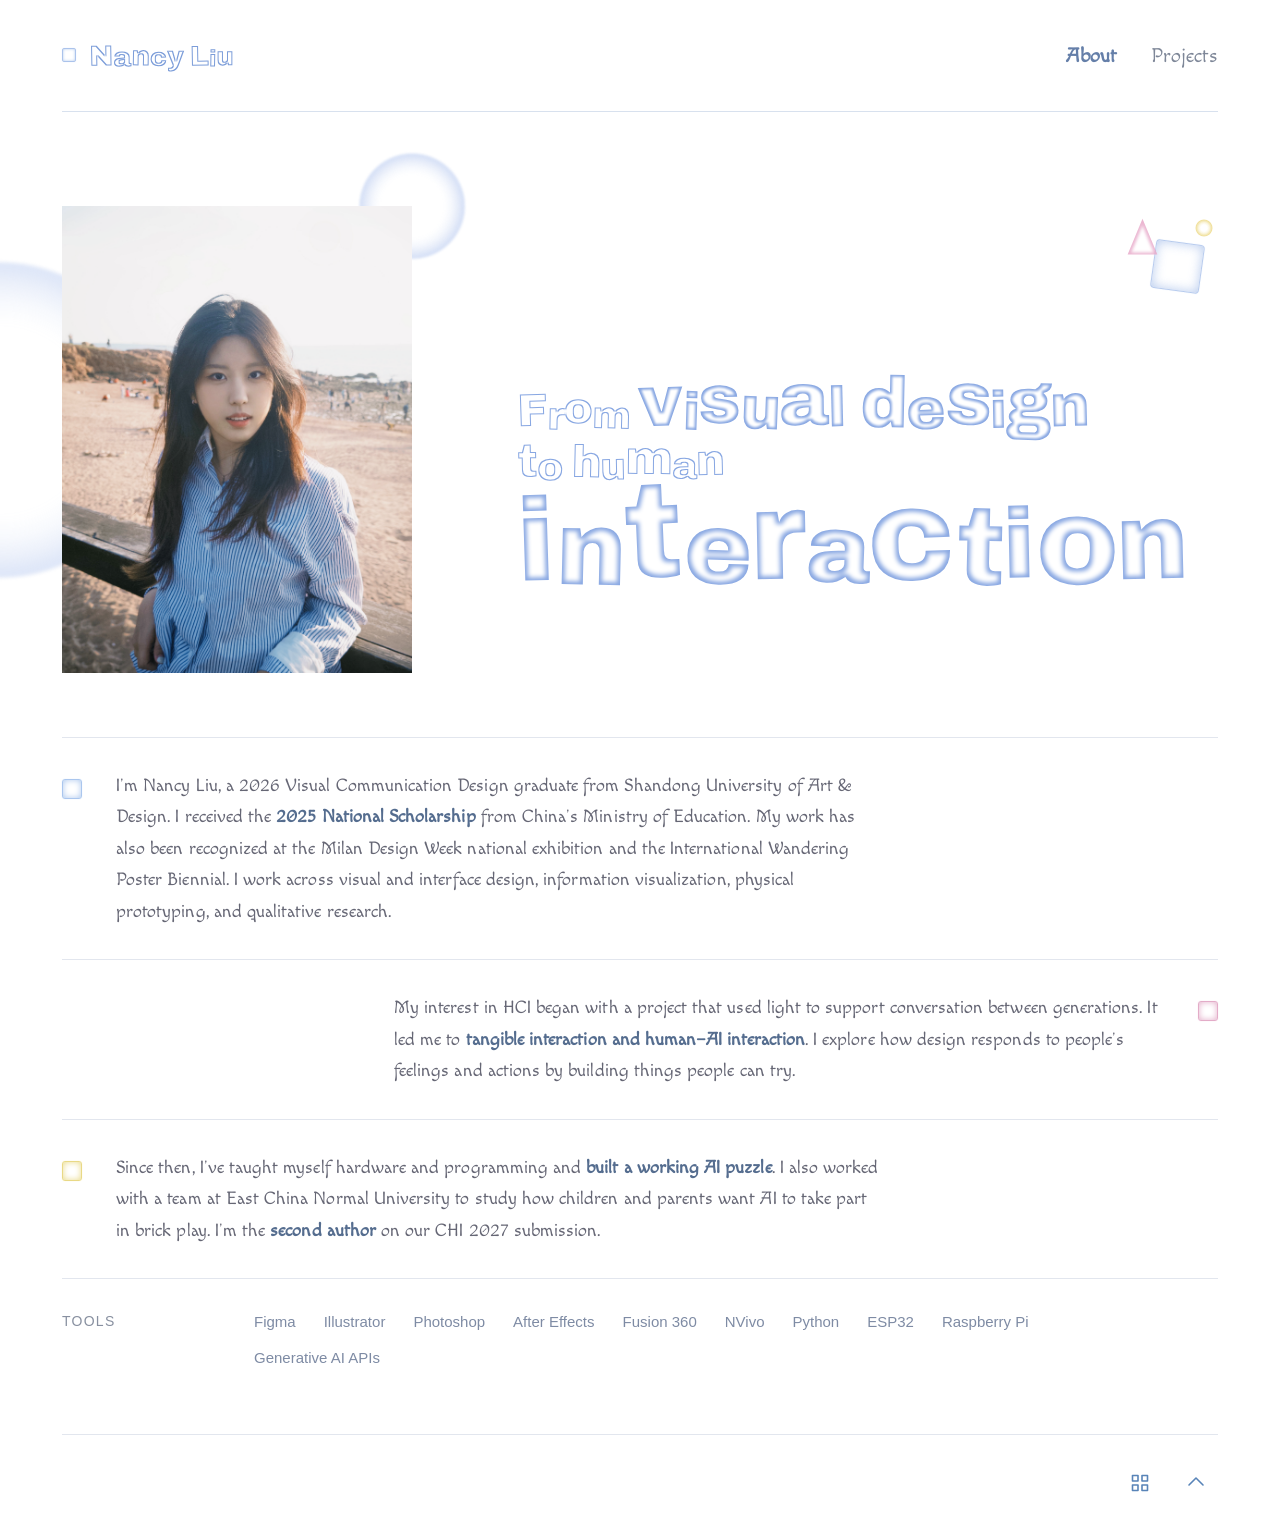
<file: index.html>
<!DOCTYPE html>
<html lang="en" translate="no"><head><meta charset="utf-8"><meta name="viewport" content="width=device-width,initial-scale=1">
<title>About | Nancy Liu</title><meta name="description" content="Nancy Liu is a visual communication design graduate working in tangible interaction and human–AI interaction.">
<meta name="google" content="notranslate"><link rel="icon" href="favicon.svg" type="image/svg+xml"><link rel="stylesheet" href="portfolio.css?v=2"><link rel="stylesheet" href="about.css?v=3"><script src="portfolio.js?v=2" defer></script><link rel="stylesheet" href="icon-controls.css">
<link rel="stylesheet" href="airbrush.css?v=20261126-airbrush-3">
</head>
<body class="about-home airbrush-study" id="top"><span class="about-disc edge-disc" aria-hidden="true"></span><a class="skip" href="#main">Skip to content</a><div class="wrap"><header class="site-header"><a class="wordmark" href="index.html" aria-label="Nancy Liu"><img class="wordmark-art" src="assets/airbrush-wordmark.svg" alt="" aria-hidden="true" width="565" height="145"></a><nav class="site-nav" aria-label="Main navigation"><a href="index.html" aria-current="page">About</a><a href="projects.html" >Projects</a></nav></header>
<main id="main" class="about-main">
<section class="about-introduction" aria-labelledby="about-title">
<div class="about-opening">
<figure class="about-portrait"><span class="about-disc portrait-disc" aria-hidden="true"></span><img src="photo.jpg" alt="Nancy Liu portrait" width="3025" height="4033" fetchpriority="high"></figure>
<div class="about-heading"><div class="about-graphic" aria-hidden="true"><span class="airbrush-glyph"><span class="glyph-square"></span><span class="glyph-triangle"></span><span class="glyph-dot"></span></span></div><h1 id="about-title"><span class="title-accessible">From visual design to human interaction</span><picture aria-hidden="true"><source media="(max-width:760px)" srcset="assets/airbrush-title-mobile.svg"><img class="airbrush-title-art" src="assets/airbrush-title.svg" alt="" width="1049" height="365"></picture></h1></div>
</div>
<div id="about-story" class="about-story" aria-label="My background and interests"><div class="about-paragraph"><span class="paragraph-mark" aria-hidden="true"></span><p>I’m Nancy Liu, a 2026 Visual Communication Design graduate from Shandong University of Art &amp; Design. I received the <strong>2025 National Scholarship</strong> from China’s Ministry of Education. My work has also been recognized at the Milan Design Week national exhibition and the International Wandering Poster Biennial. I work across visual and interface design, information visualization, physical prototyping, and qualitative research.</p></div>
<div class="about-paragraph"><span class="paragraph-mark" aria-hidden="true"></span><p>My interest in HCI began with a project that used light to support conversation between generations. It led me to <strong>tangible interaction and human–AI interaction</strong>. I explore how design responds to people’s feelings and actions by building things people can try.</p></div>
<div class="about-paragraph"><span class="paragraph-mark" aria-hidden="true"></span><p>Since then, I’ve taught myself hardware and programming and <strong>built a working AI puzzle</strong>. I also worked with a team at East China Normal University to study how children and parents want AI to take part in brick play. I’m the <strong>second author</strong> on our CHI 2027 submission.</p></div></div>
</section>
<section class="about-tools" aria-labelledby="tools-title"><h2 id="tools-title">Tools</h2><ul><li>Figma</li><li>Illustrator</li><li>Photoshop</li><li>After Effects</li><li>Fusion 360</li><li>NVivo</li><li>Python</li><li>ESP32</li><li>Raspberry Pi</li><li>Generative AI APIs</li></ul></section>
</main><footer class="site-footer"><div class="footer-links"><a href="projects.html" class="ui-icon-control" aria-label="Projects"><svg class="ui-icon" viewBox="0 0 24 24" fill="none" stroke="currentColor" stroke-width="1.6" stroke-linecap="round" stroke-linejoin="round" aria-hidden="true" focusable="false"><rect x="4.5" y="4.5" width="5.5" height="5.5"/><rect x="14" y="4.5" width="5.5" height="5.5"/><rect x="4.5" y="14" width="5.5" height="5.5"/><rect x="14" y="14" width="5.5" height="5.5"/></svg></a><a href="#top" class="ui-icon-control" aria-label="Back to top"><svg class="ui-icon" viewBox="0 0 24 24" fill="none" stroke="currentColor" stroke-width="1.6" stroke-linecap="round" stroke-linejoin="round" aria-hidden="true" focusable="false"><path d="m5 14 7-7 7 7"/></svg></a></div></footer></div></body></html>
</file>
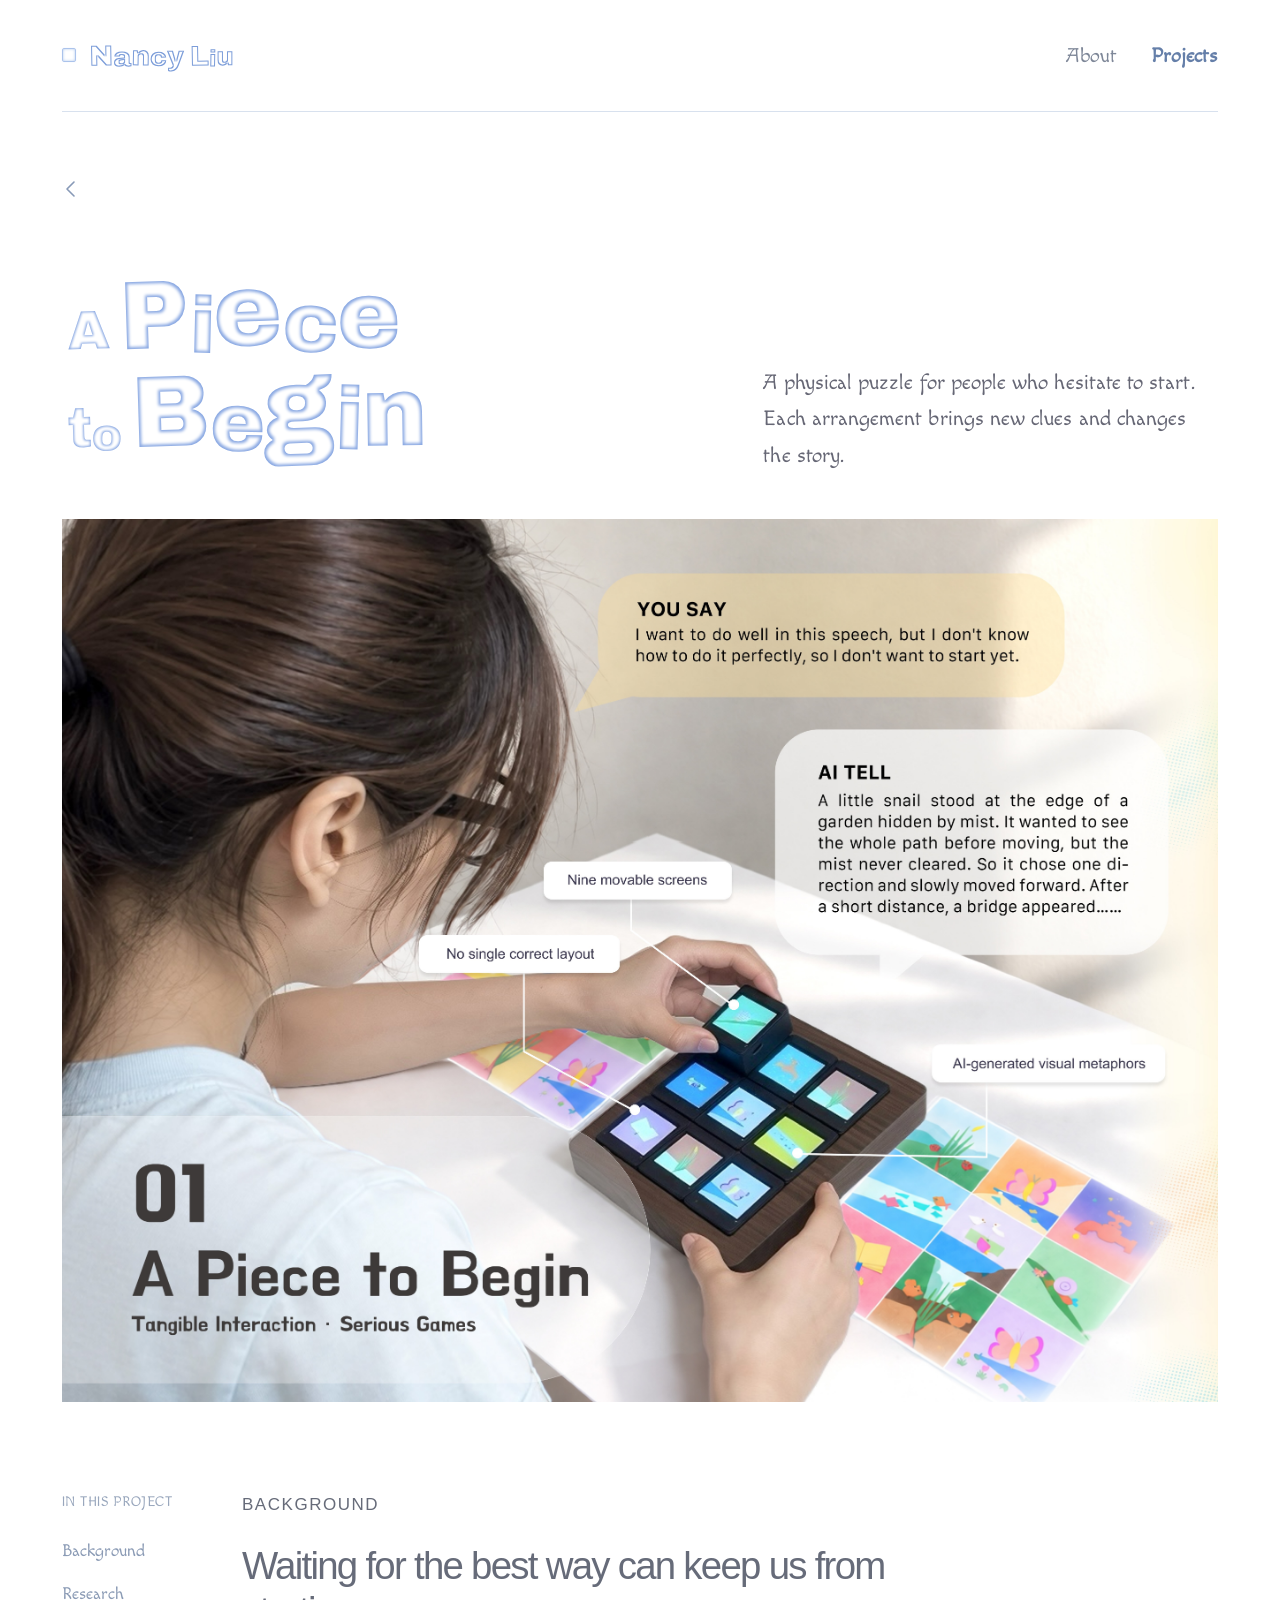
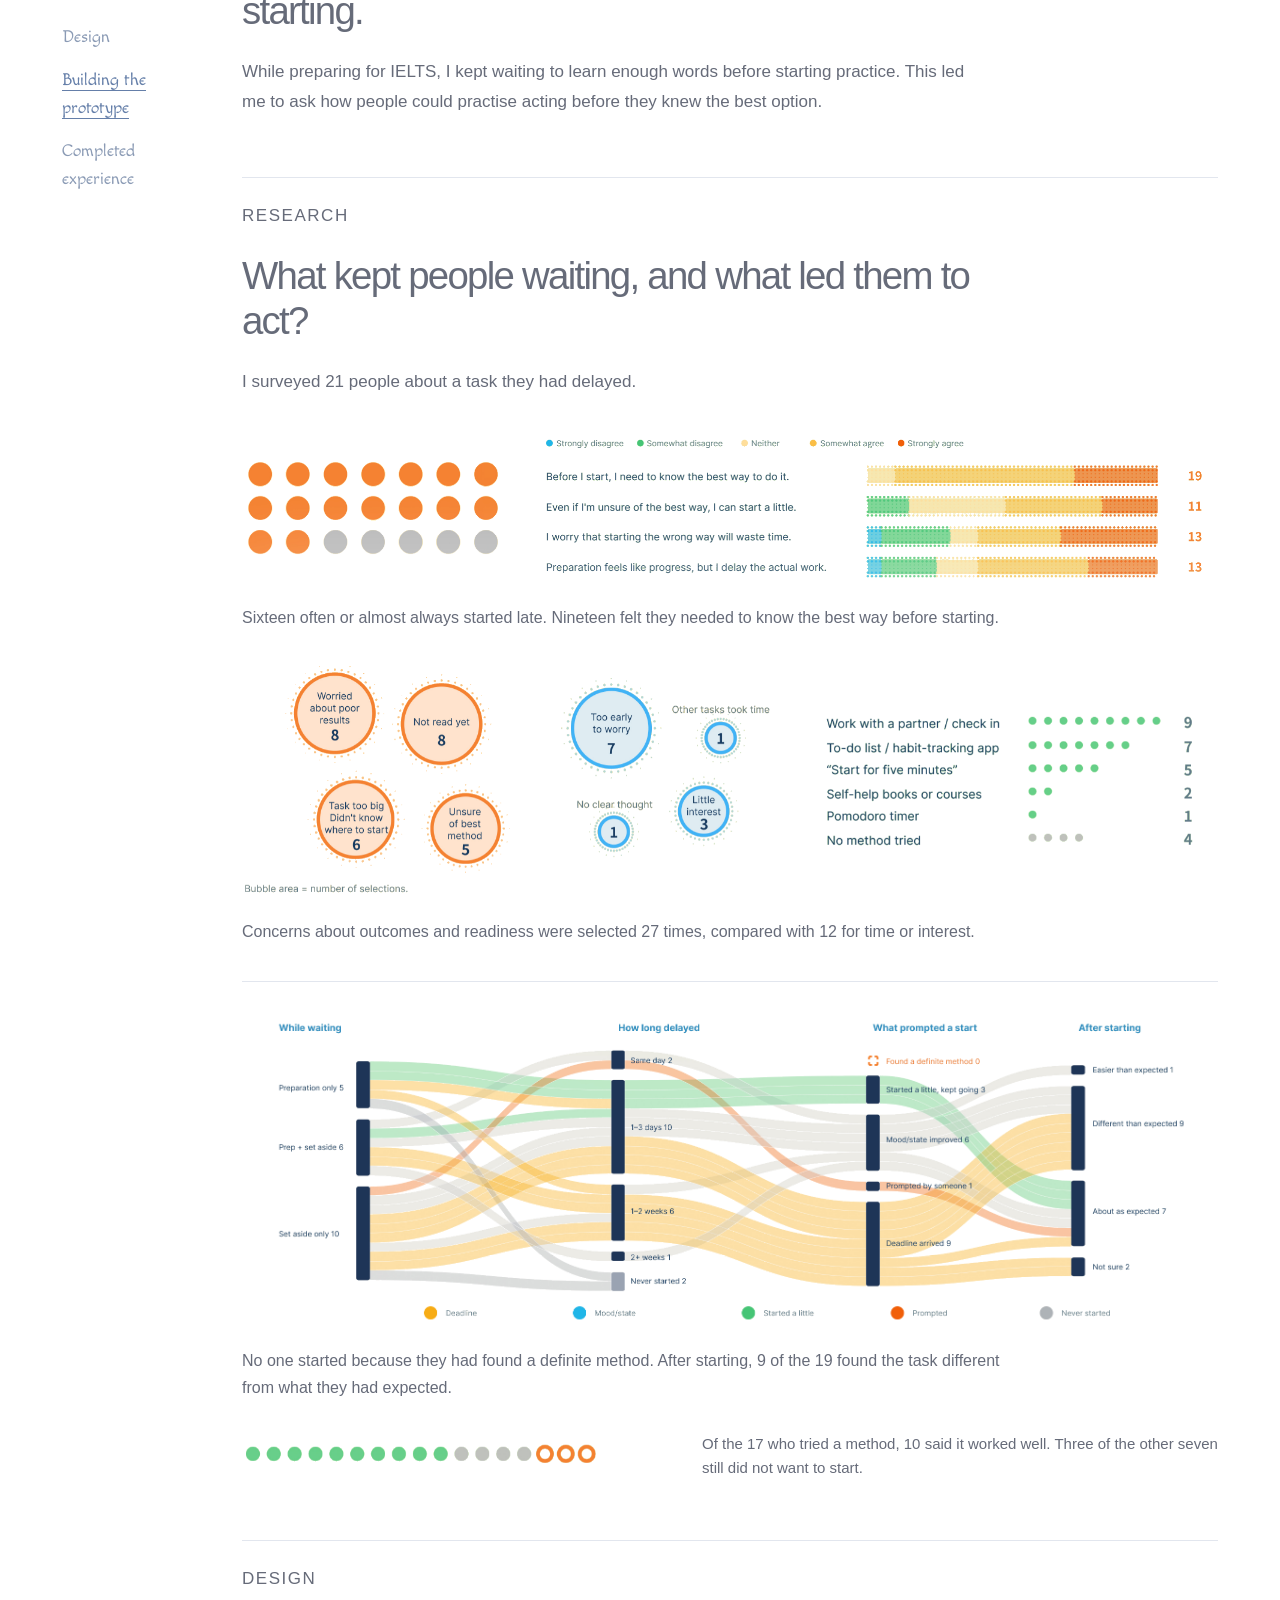
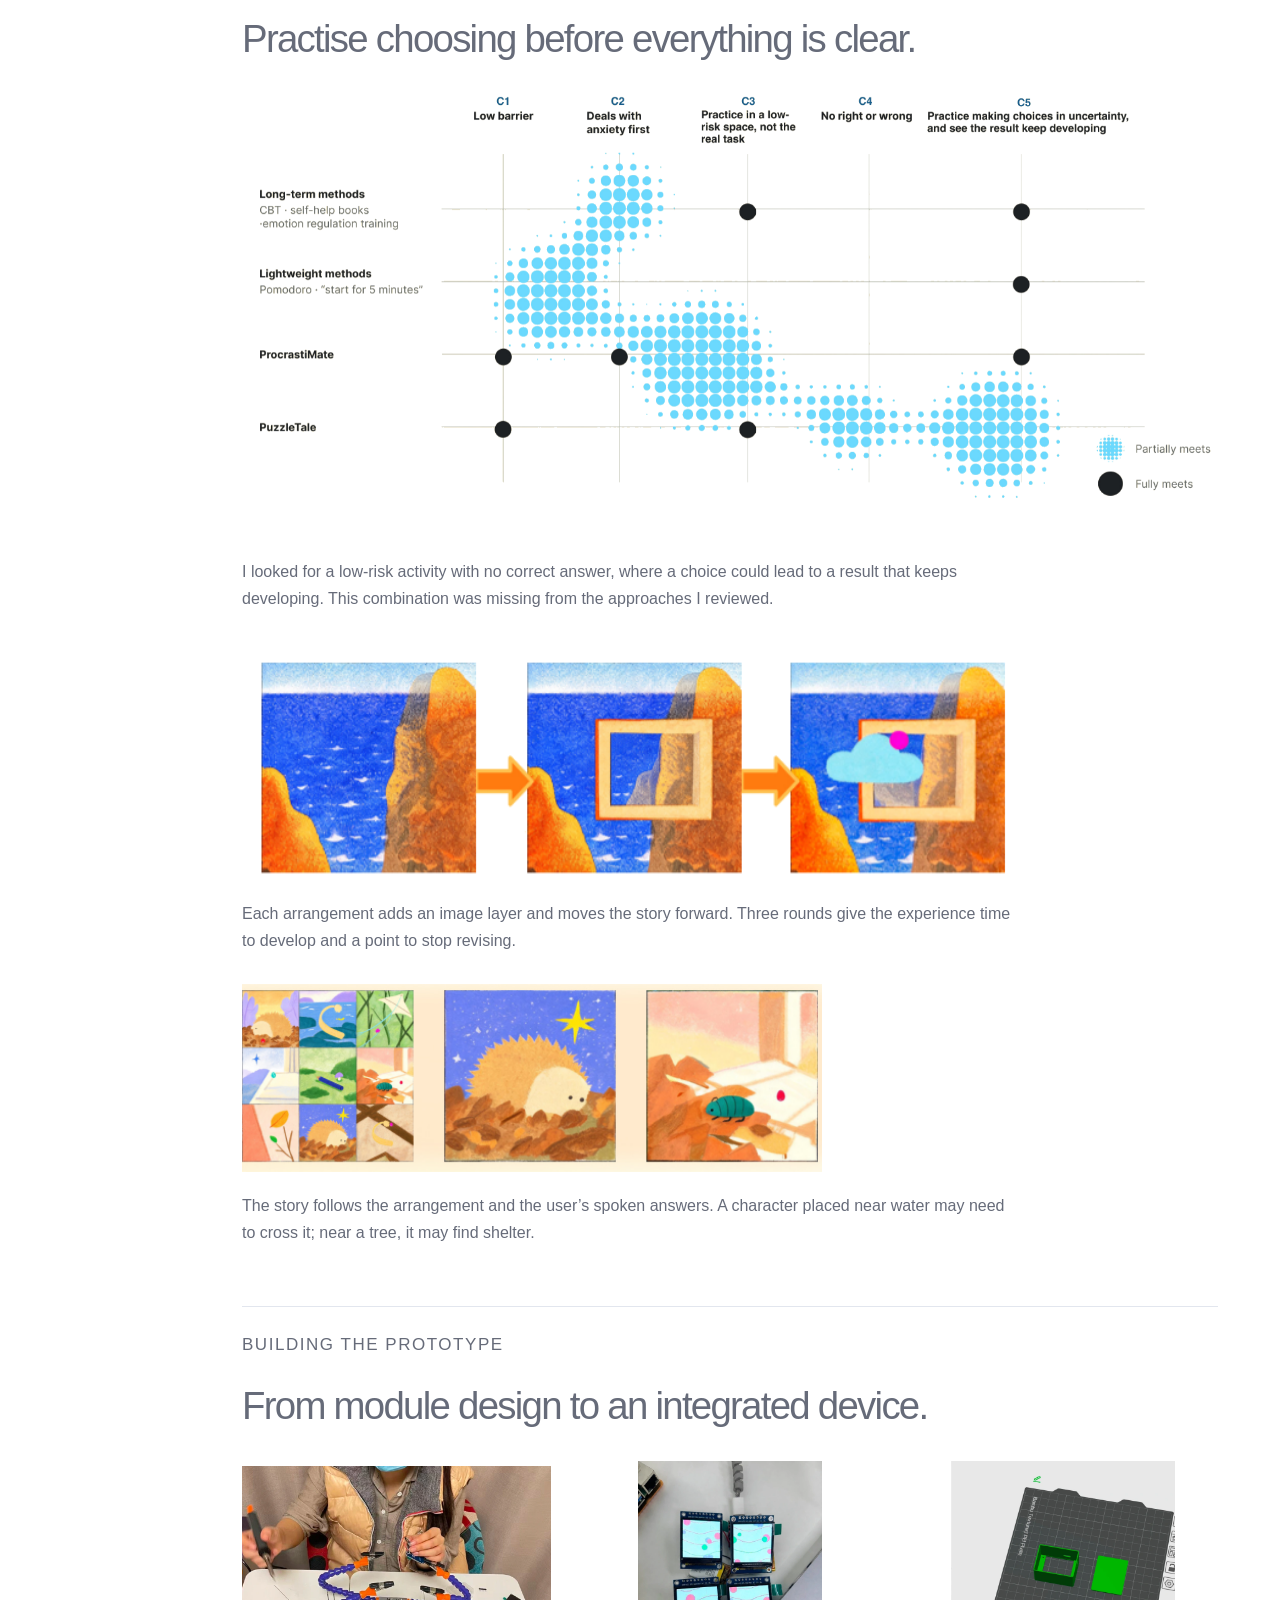
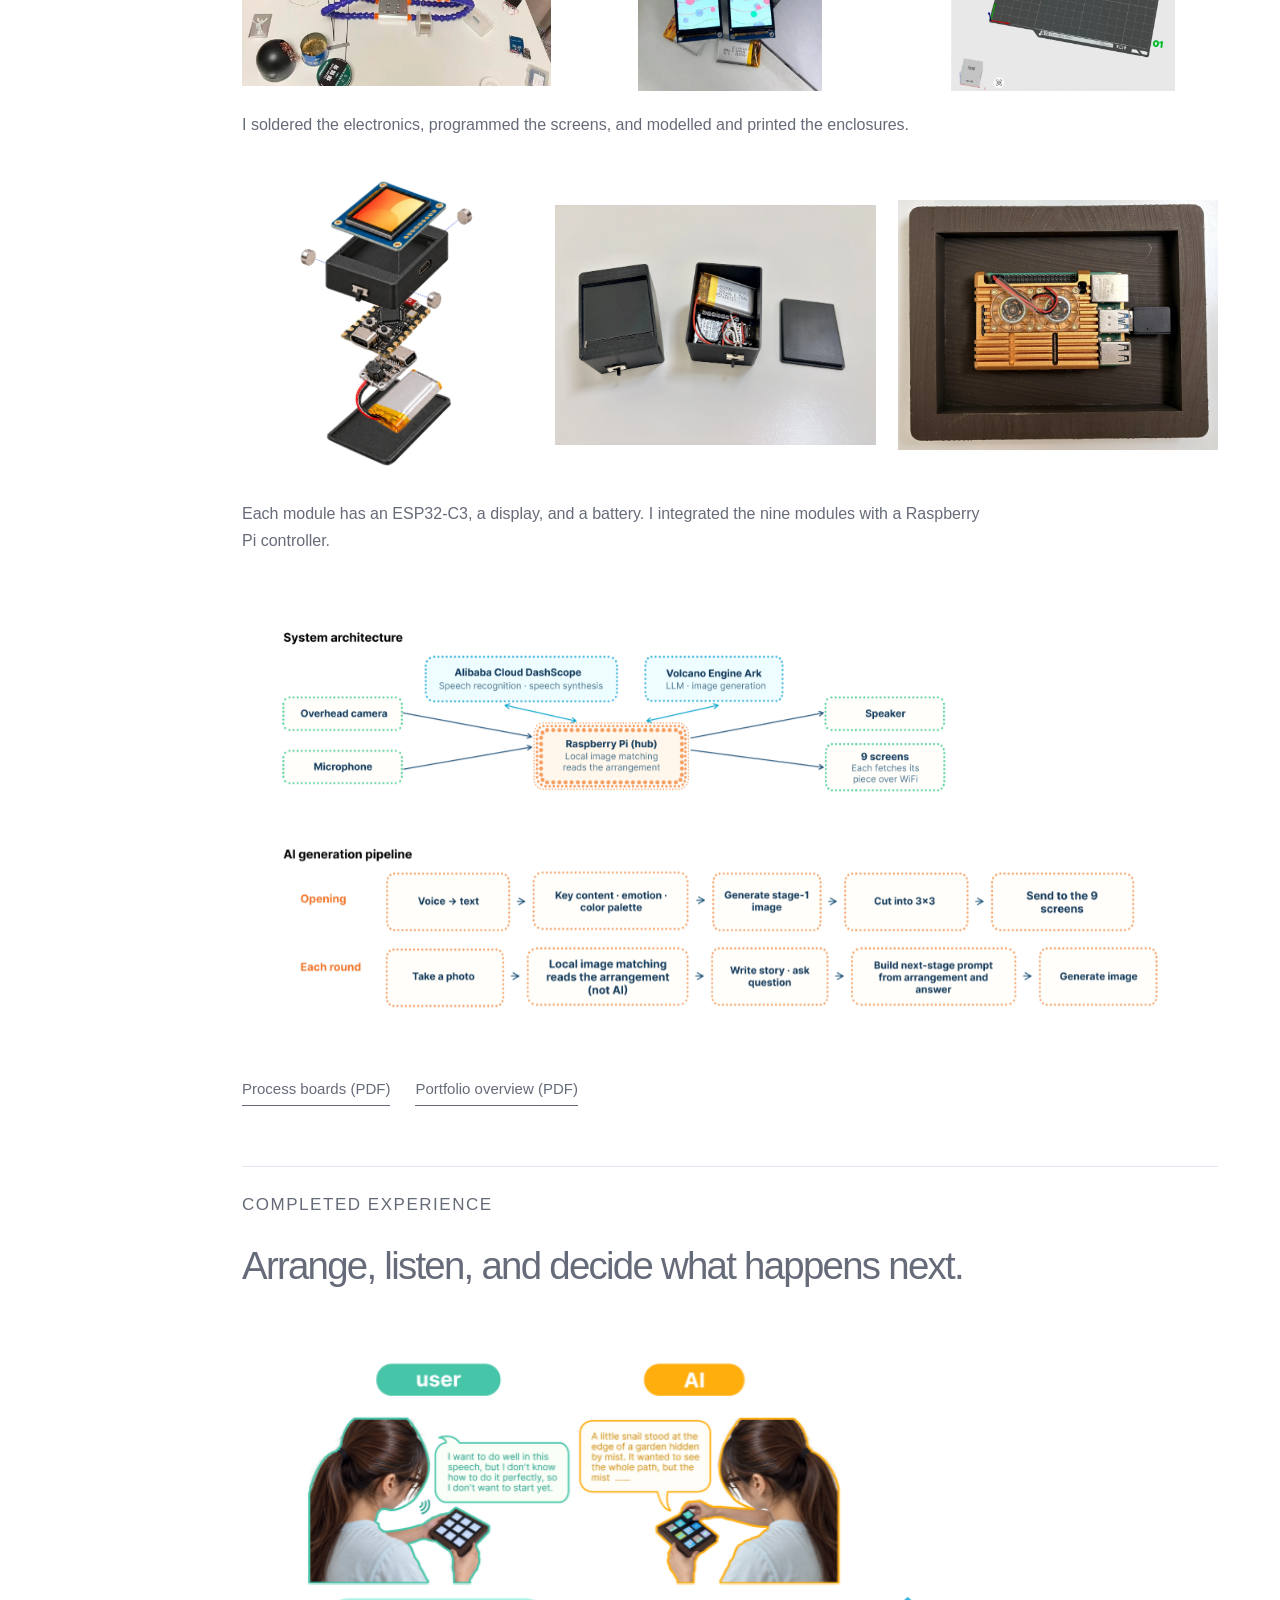
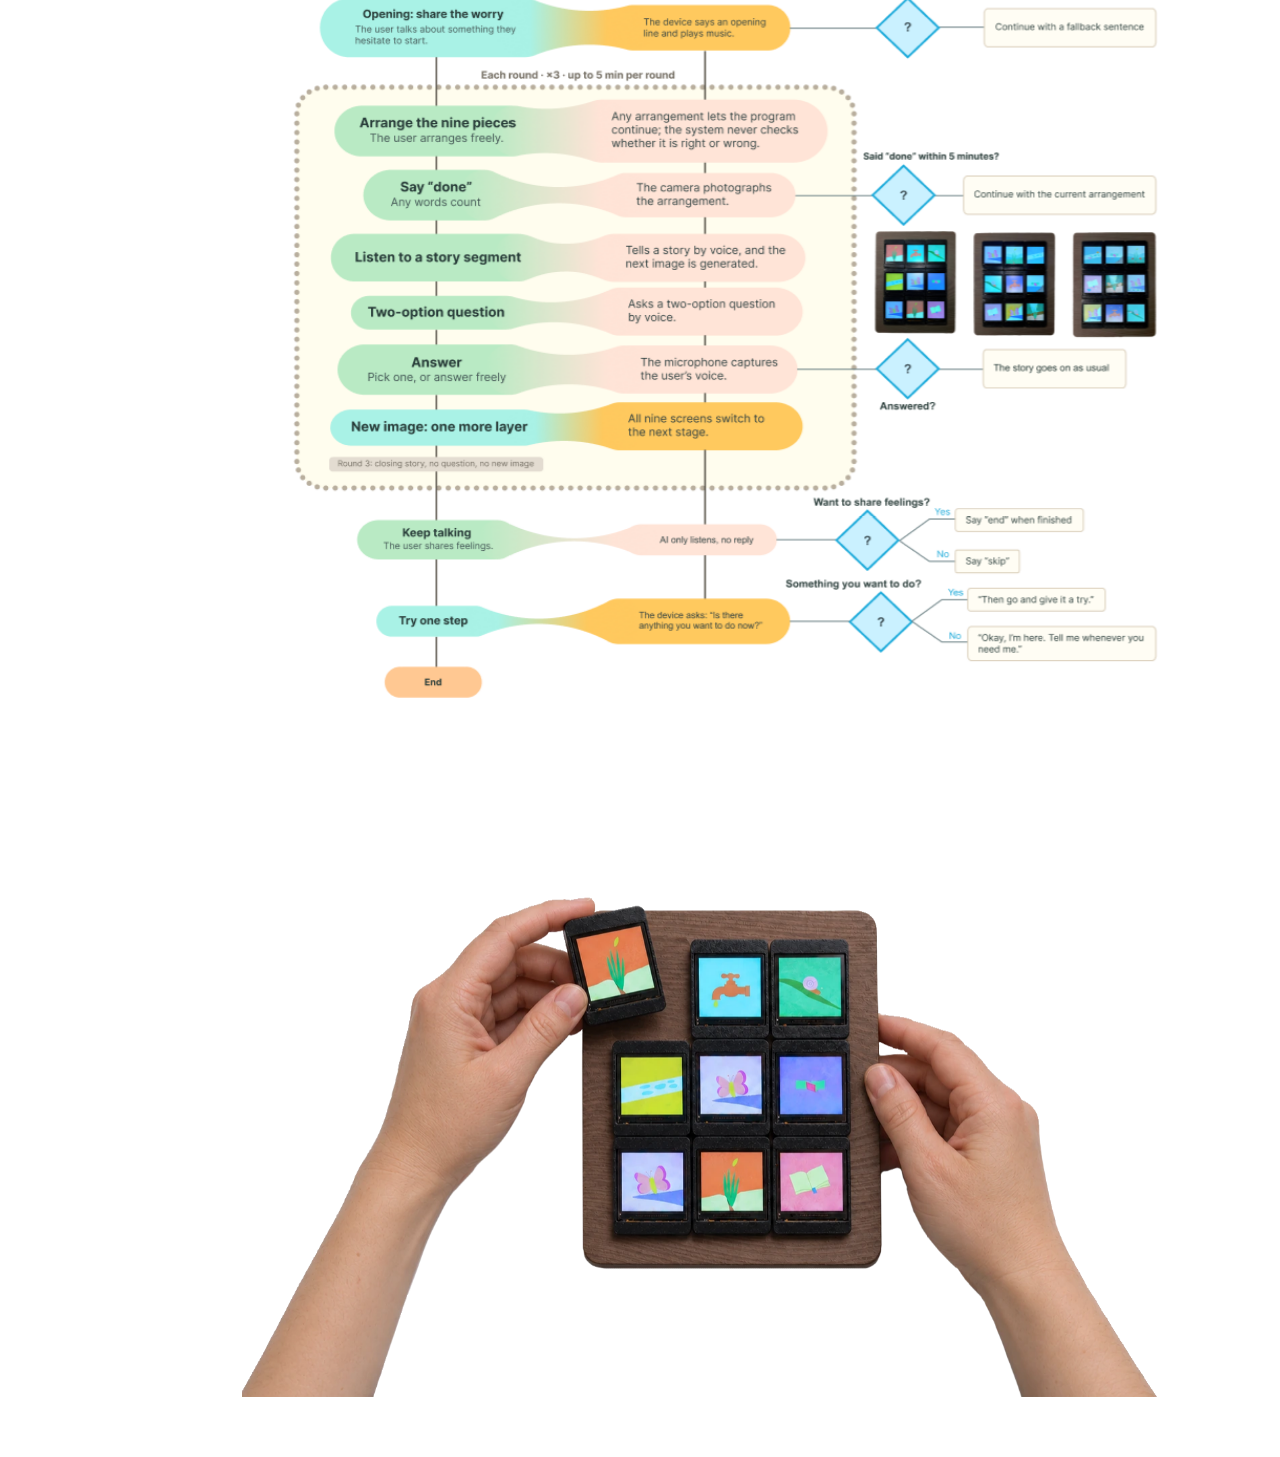
<file: project-ai.html>
<!DOCTYPE html>
<html lang="en" translate="no"><head><meta charset="utf-8"><meta name="viewport" content="width=device-width,initial-scale=1">
<title>A Piece to Begin | Nancy Liu</title><meta name="description" content="A nine-screen AI puzzle: research, design, construction, and the completed experience.">
<link rel="icon" href="favicon.svg" type="image/svg+xml"><link rel="stylesheet" href="portfolio.css?v=3"><script src="portfolio.js?v=3" defer></script><link rel="stylesheet" href="icon-controls.css">
<meta name="google" content="notranslate">
<link rel="stylesheet" href="airbrush.css?v=20261126-airbrush-1">
<link rel="stylesheet" href="project-theme.css?v=20261126-airbrush-1">
</head>
<body class="visual-case grouped-case airbrush-study project-study" id="top"><a class="skip" href="#main">Skip to content</a><div class="wrap"><header class="site-header"><a class="wordmark" href="index.html" aria-label="Nancy Liu"><img class="wordmark-art" src="assets/airbrush-wordmark.svg" alt="" aria-hidden="true" width="565" height="145"></a><nav class="site-nav" aria-label="Main navigation"><a href="index.html" >About</a><a href="projects.html" aria-current="page">Projects</a></nav></header><main id="main"><section class="case-hero"><a class="back ui-icon-control" href="projects.html" aria-label="Back to projects"><svg class="ui-icon" viewBox="0 0 24 24" fill="none" stroke="currentColor" stroke-width="1.6" stroke-linecap="round" stroke-linejoin="round" aria-hidden="true" focusable="false"><path d="m14 5-7 7 7 7"/></svg></a><div class="case-heading"><div><h1 class="project-title"><span class="title-accessible">A Piece to Begin</span><img class="airbrush-project-title" src="assets/airbrush-project-ai.svg" alt="" aria-hidden="true" width="534.62" height="296"></h1></div><p class="lede">A physical puzzle for people who hesitate to start. Each arrangement brings new clues and changes the story.</p></div></section><figure class="case-cover board-cover"><a href="assets/puzzle-main-cover.jpg" data-zoom class="cover-image" aria-label="View project cover"><img src="assets/puzzle-main-cover.jpg" alt="A Piece to Begin puzzle cover, showing the device and a voice-led interaction." width="5231" height="3998" fetchpriority="high"></a></figure><div class="case-body"><aside class="case-toc" aria-label="On this page"><p>In this project</p><a href="#background">Background</a><a href="#research">Research</a><a href="#mechanism">Design</a><a href="#prototype">Building the prototype</a><a href="#experience">Completed experience</a></aside><article class="case-content"><section class="case-section" id="background"><p class="eyebrow">Background</p><h2>Waiting for the best way can keep us from starting.</h2><p>While preparing for IELTS, I kept waiting to learn enough words before starting practice. This led me to ask how people could practise acting before they knew the best option.</p></section><section class="case-section" id="research"><p class="eyebrow">Research</p><h2>What kept people waiting, and what led them to act?</h2><p>I surveyed 21 people about a task they had delayed.</p>
 <div class="research-group"><div class="survey-readiness"><figure class="visual-figure readiness-dots"><a class="image-stage" href="assets/puzzle-delay-dots.png" data-zoom aria-label="View image: Twenty-one original response dots: sixteen orange and five gray"><img loading="lazy" src="assets/puzzle-delay-dots.png" alt="Twenty-one original response dots: sixteen orange and five gray"></a></figure><figure class="visual-figure "><a class="image-stage" href="assets/puzzle-beliefs-chart.png" data-zoom aria-label="View image: Original Likert chart of beliefs about starting"><img loading="lazy" src="assets/puzzle-beliefs-chart.png" alt="Original Likert chart of beliefs about starting"></a></figure></div><p class="group-note">Sixteen often or almost always started late. Nineteen felt they needed to know the best way before starting.</p>
 <div class="secondary-charts"><figure class="visual-figure "><a class="image-stage" href="assets/puzzle-concerns-chart.png" data-zoom aria-label="View image: Original bubble chart of concerns while waiting"><img loading="lazy" src="assets/puzzle-concerns-chart.png" alt="Original bubble chart of concerns while waiting"></a></figure><figure class="visual-figure "><a class="image-stage" href="assets/puzzle-methods-chart.png" data-zoom aria-label="View image: Original dot chart of methods tried"><img loading="lazy" src="assets/puzzle-methods-chart.png" alt="Original dot chart of methods tried"></a></figure></div><p class="group-note">Concerns about outcomes and readiness were selected 27 times, compared with 12 for time or interest.</p></div>
 <div class="research-group action-group"><figure class="visual-figure "><a class="image-stage" href="assets/puzzle-action-paths.png" data-zoom aria-label="View image: Original flow chart linking preparation, delay, starting triggers, and the experience after starting"><img loading="lazy" src="assets/puzzle-action-paths.png" alt="Original flow chart linking preparation, delay, starting triggers, and the experience after starting"></a></figure><p class="group-note">No one started because they had found a definite method. After starting, 9 of the 19 found the task different from what they had expected.</p>
 <div class="method-outcome-row"><figure class="visual-figure "><a class="image-stage" href="assets/puzzle-method-outcomes.png" data-zoom aria-label="View image: Original seventeen outcome dots for respondents who tried a method"><img loading="lazy" src="assets/puzzle-method-outcomes.png" alt="Original seventeen outcome dots for respondents who tried a method"></a></figure><p>Of the 17 who tried a method, 10 said it worked well. Three of the other seven still did not want to start.</p></div></div></section><section class="case-section" id="mechanism"><p class="eyebrow">Design</p><h2>Practise choosing before everything is clear.</h2><figure class="visual-figure "><a class="image-stage" href="assets/puzzle-approach-matrix.png" data-zoom aria-label="View image: Original comparison matrix of related approaches against five design criteria"><img loading="lazy" src="assets/puzzle-approach-matrix.png" alt="Original comparison matrix of related approaches against five design criteria"></a></figure><p class="group-note">I looked for a low-risk activity with no correct answer, where a choice could lead to a result that keeps developing. This combination was missing from the approaches I reviewed.</p>
 <div class="design-group"><figure class="visual-figure "><a class="image-stage" href="assets/puzzle-reveal-sequence.png" data-zoom aria-label="View image: Three original illustrations showing one image gaining successive layers"><img loading="lazy" src="assets/puzzle-reveal-sequence.png" alt="Three original illustrations showing one image gaining successive layers"></a></figure><p class="group-note">Each arrangement adds an image layer and moves the story forward. Three rounds give the experience time to develop and a point to stop revising.</p><figure class="visual-figure story-strip"><a class="image-stage" href="assets/puzzle-story-images.png" data-zoom aria-label="View image: Original visual metaphors and story illustrations from the design board"><img loading="lazy" src="assets/puzzle-story-images.png" alt="Original visual metaphors and story illustrations from the design board"></a></figure><p class="group-note">The story follows the arrangement and the user’s spoken answers. A character placed near water may need to cross it; near a tree, it may find shelter.</p></div></section><section class="case-section" id="prototype"><p class="eyebrow">Building the prototype</p><h2>From module design to an integrated device.</h2><div class="fabrication-group"><figure class="visual-figure "><a class="image-stage" href="assets/puzzle-making-soldering.webp" data-zoom aria-label="View image: Soldering the prototype electronics"><img loading="lazy" src="assets/puzzle-making-soldering.webp" alt="Soldering the prototype electronics"></a></figure><figure class="visual-figure "><a class="image-stage" href="assets/puzzle-making-programming.webp" data-zoom aria-label="View image: Programming and testing the screen modules"><img loading="lazy" src="assets/puzzle-making-programming.webp" alt="Programming and testing the screen modules"></a></figure><figure class="visual-figure "><a class="image-stage" href="assets/puzzle-making-printing.webp" data-zoom aria-label="View image: Modelling the enclosures for 3D printing"><img loading="lazy" src="assets/puzzle-making-printing.webp" alt="Modelling the enclosures for 3D printing"></a></figure></div><p class="group-note">I soldered the electronics, programmed the screens, and modelled and printed the enclosures.</p><div class="build-sequence"><figure class="visual-figure "><a class="image-stage" href="assets/puzzle-module-structure.webp" data-zoom aria-label="View image: Module enclosure and internal component structure"><img loading="lazy" src="assets/puzzle-module-structure.webp" alt="Module enclosure and internal component structure"></a></figure><figure class="visual-figure "><a class="image-stage" href="assets/puzzle-module-assembly.webp" data-zoom aria-label="View image: The assembled screen module, opened to show its electronics"><img loading="lazy" src="assets/puzzle-module-assembly.webp" alt="The assembled screen module, opened to show its electronics"></a></figure><figure class="visual-figure "><a class="image-stage" href="assets/puzzle-controller-assembly.webp" data-zoom aria-label="View image: The Raspberry Pi controller integrated into the frame"><img loading="lazy" src="assets/puzzle-controller-assembly.webp" alt="The Raspberry Pi controller integrated into the frame"></a></figure></div><p class="group-note">Each module has an ESP32-C3, a display, and a battery. I integrated the nine modules with a Raspberry Pi controller.</p>
 <div class="integration-group"><figure class="visual-figure "><a class="image-stage" href="assets/puzzle-system-overview.png" data-zoom aria-label="View image: System architecture and AI generation pipeline for the nine-screen puzzle"><img loading="lazy" src="assets/puzzle-system-overview.png" alt="System architecture and AI generation pipeline for the nine-screen puzzle"></a></figure></div><div class="resource-links"><a class="text-link" href="assets/puzzle-process.pdf" target="_blank" rel="noopener">Process boards (PDF)</a><a class="text-link" href="assets/puzzle-portfolio.pdf" target="_blank" rel="noopener">Portfolio overview (PDF)</a></div></section><section class="case-section" id="experience"><p class="eyebrow">Completed experience</p><h2>Arrange, listen, and decide what happens next.</h2><figure class="visual-figure "><a class="image-stage" href="assets/puzzle-interaction-flow.png" data-zoom aria-label="View image: The completed user and AI interaction flow through three rounds and a next step outside the puzzle"><img loading="lazy" src="assets/puzzle-interaction-flow.png" alt="The completed user and AI interaction flow through three rounds and a next step outside the puzzle"></a></figure><figure class="visual-figure finished-device"><a class="image-stage" href="assets/puzzle-finished-device.webp" data-zoom aria-label="View image: The completed nine-screen puzzle with one movable module"><img loading="lazy" src="assets/puzzle-finished-device.webp" alt="The completed nine-screen puzzle with one movable module"></a></figure></section></article></div></main><dialog class="image-viewer" id="image-viewer" aria-label="Image viewer"><div class="viewer-toolbar"><span id="viewer-title" aria-hidden="true"></span><div><button type="button" id="viewer-zoom" class="ui-icon-control" aria-label="Zoom image" aria-pressed="false"><svg class="ui-icon" viewBox="0 0 24 24" fill="none" stroke="currentColor" stroke-width="1.6" stroke-linecap="round" stroke-linejoin="round" aria-hidden="true" focusable="false"><circle cx="10.5" cy="10.5" r="6.5"/><path d="m15.5 15.5 4.5 4.5M10.5 7.5v6M7.5 10.5h6"/></svg></button><button type="button" id="viewer-close" class="ui-icon-control" aria-label="Close image"><svg class="ui-icon" viewBox="0 0 24 24" fill="none" stroke="currentColor" stroke-width="1.6" stroke-linecap="round" stroke-linejoin="round" aria-hidden="true" focusable="false"><path d="m6 6 12 12M18 6 6 18"/></svg></button></div></div><div class="viewer-canvas"><img id="viewer-image" alt=""></div></dialog></div></body></html>
</file>
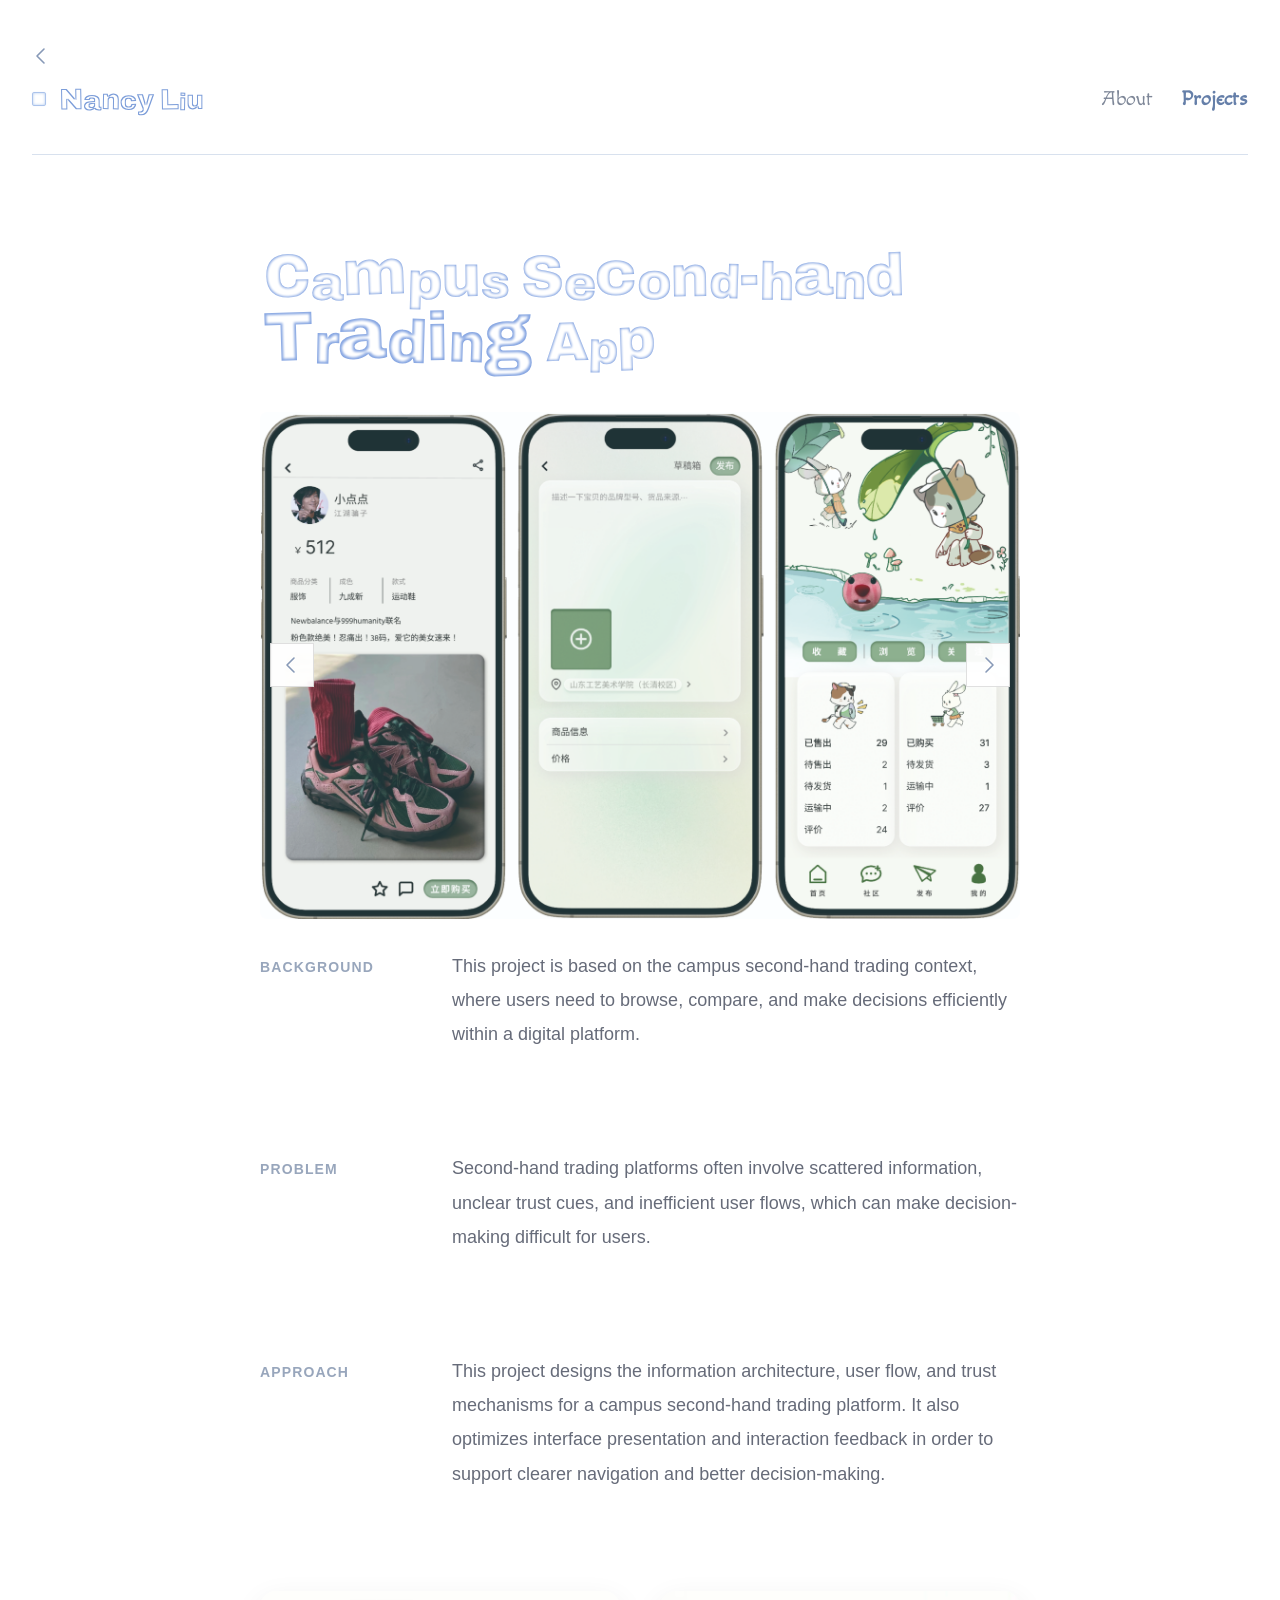
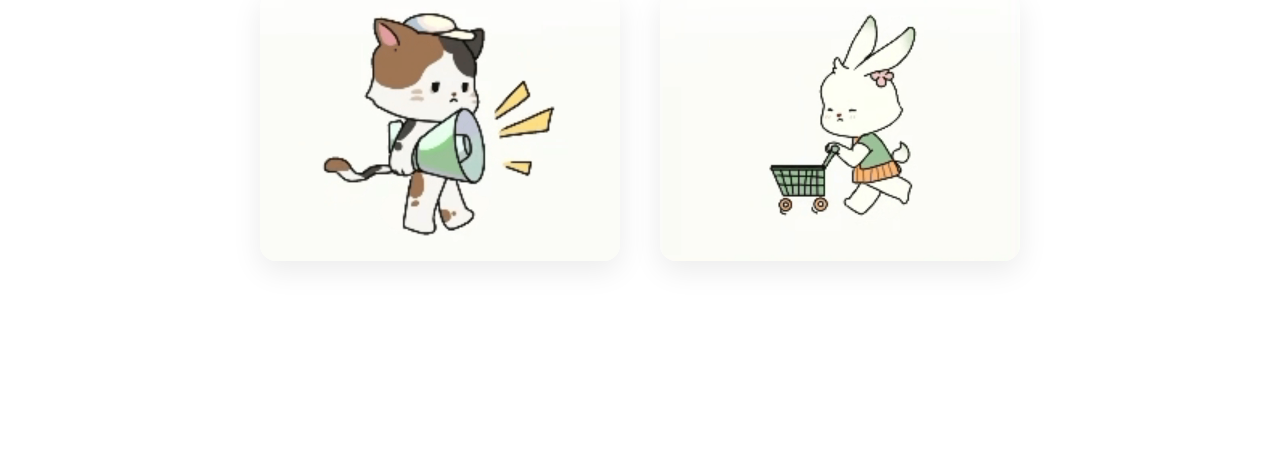
<file: project-app.html>
<!DOCTYPE html>
<html lang="en" translate="no">
<head>
  <meta charset="UTF-8" />
  <meta name="viewport" content="width=device-width, initial-scale=1.0" />
  <title>Campus Second-hand Trading App</title>

  
  <link rel="stylesheet" href="style.css" />

  <style>
    .slider-container {
      position: relative !important;
      width: 100% !important;
      max-width: 800px !important;
      margin: 0 auto 30px auto !important;
      overflow: hidden !important;
      border-radius: 8px !important;
    }
    .slider-images {
      display: flex !important;
      flex-wrap: nowrap !important;
      width: 100% !important;
    }
    .slider-images img {
      flex: 0 0 100% !important;
      width: 100% !important; 
      height: 100% !important;
      object-fit: cover !important;
      display: block !important;
    }
    .slider-btn {
      position: absolute !important;
      top: 50% !important;
      transform: translateY(-50%) !important;
      background: rgba(88,132,184,0.5) !important; 
      color: white !important;
      border: none !important;
      padding: 15px 20px !important;
      cursor: pointer !important;
      font-size: 24px !important;
      z-index: 99 !important;
    }
    .slider-btn:hover { background: rgba(88,132,184,0.8) !important; } 
    .prev-btn { left: 10px !important; }
    .next-btn { right: 10px !important; }
  </style>
<link rel="stylesheet" href="icon-controls.css">
<meta name="google" content="notranslate">
<link rel="stylesheet" href="airbrush.css?v=20261126-airbrush-1">
<link rel="stylesheet" href="project-theme.css?v=20261126-airbrush-1">
</head>

<body class="airbrush-study project-study legacy-case" id="top">

  <div class="container">
    <a href="projects.html" class="back-link ui-icon-control" aria-label="Back to projects"><svg class="ui-icon" viewBox="0 0 24 24" fill="none" stroke="currentColor" stroke-width="1.6" stroke-linecap="round" stroke-linejoin="round" aria-hidden="true" focusable="false"><path d="m14 5-7 7 7 7"/></svg></a>

    <header class="nav site-header">
      <a class="wordmark" href="index.html" aria-label="Nancy Liu"><img class="wordmark-art" src="assets/airbrush-wordmark.svg" alt="" aria-hidden="true" width="565" height="145"></a>
      <nav class="site-nav" aria-label="Main navigation">
        <a href="index.html">About</a>
        <a href="projects.html" aria-current="page">Projects</a>
      </nav>
    </header>

    <main class="project-detail">

      <h1 class="project-title"><span class="title-accessible">Campus Second-hand Trading App</span><img class="airbrush-project-title" src="assets/airbrush-project-app.svg" alt="" aria-hidden="true" width="1272.62" height="276"></h1>

      <div class="slider-container">
        <div class="slider-images" id="app-slider">
          <img src="app-gallery-1.jpg" alt="Slide 2 Clone"> <img src="app.jpg" alt="Slide 1">                 <img src="app-gallery-1.jpg" alt="Slide 2">              <img src="app.jpg" alt="Slide 1 Clone">           </div>
        
        <button class="slider-btn prev-btn ui-icon-control" onclick="moveSlider(-1)" aria-label="Previous image"><svg class="ui-icon" viewBox="0 0 24 24" fill="none" stroke="currentColor" stroke-width="1.6" stroke-linecap="round" stroke-linejoin="round" aria-hidden="true" focusable="false"><path d="m14 5-7 7 7 7"/></svg></button>
        <button class="slider-btn next-btn ui-icon-control" onclick="moveSlider(1)" aria-label="Next image"><svg class="ui-icon" viewBox="0 0 24 24" fill="none" stroke="currentColor" stroke-width="1.6" stroke-linecap="round" stroke-linejoin="round" aria-hidden="true" focusable="false"><path d="m10 5 7 7-7 7"/></svg></button>
      </div>
      <section class="project-section">
        <h2>Background</h2>
        <p>
          This project is based on the campus second-hand trading context, where users need to browse, compare, and make decisions efficiently within a digital platform.
        </p>
      </section>

      <section class="project-section">
        <h2>Problem</h2>
        <p>
          Second-hand trading platforms often involve scattered information, unclear trust cues, and inefficient user flows, which can make decision-making difficult for users.
        </p>
      </section>

      <section class="project-section">
        <h2>Approach</h2>
        <p>
          This project designs the information architecture, user flow, and trust mechanisms for a campus second-hand trading platform. It also optimizes interface presentation and interaction feedback in order to support clearer navigation and better decision-making.
        </p>
      </section>
      
      <div class="two-cards-wrapper">

  <div class="hover-card">
    <img src="app-gallery-1.GIF" alt="Campus second-hand trading app interface">
  </div>

  <div class="hover-card">
    <img src="app-gallery-2.GIF" alt="Campus second-hand trading app user flow">
  </div>

</div>
    </main>
  </div>

  <script>
    // 注意：这里的 id 换成了 app-slider
    const slider = document.getElementById('app-slider');
    let currentSlide = 1; 
    let isTransitioning = false; 
    
    slider.style.transform = `translateX(-100%)`;

    function moveSlider(direction) {
      if (isTransitioning) return; 
      isTransitioning = true;
      
      currentSlide = currentSlide + direction;
      
      slider.style.transition = 'transform 0.4s ease-in-out';
      slider.style.transform = `translateX(-${currentSlide * 100}%)`;
    }

    slider.addEventListener('transitionend', () => {
      isTransitioning = false;
      
      if (currentSlide === 3) {
        currentSlide = 1; 
        slider.style.transition = 'none';
        slider.style.transform = `translateX(-100%)`;
      }
      
      if (currentSlide === 0) {
        currentSlide = 2; 
        slider.style.transition = 'none';
        slider.style.transform = `translateX(-200%)`;
      }
    });
  </script>
</body>
</html>
</file>
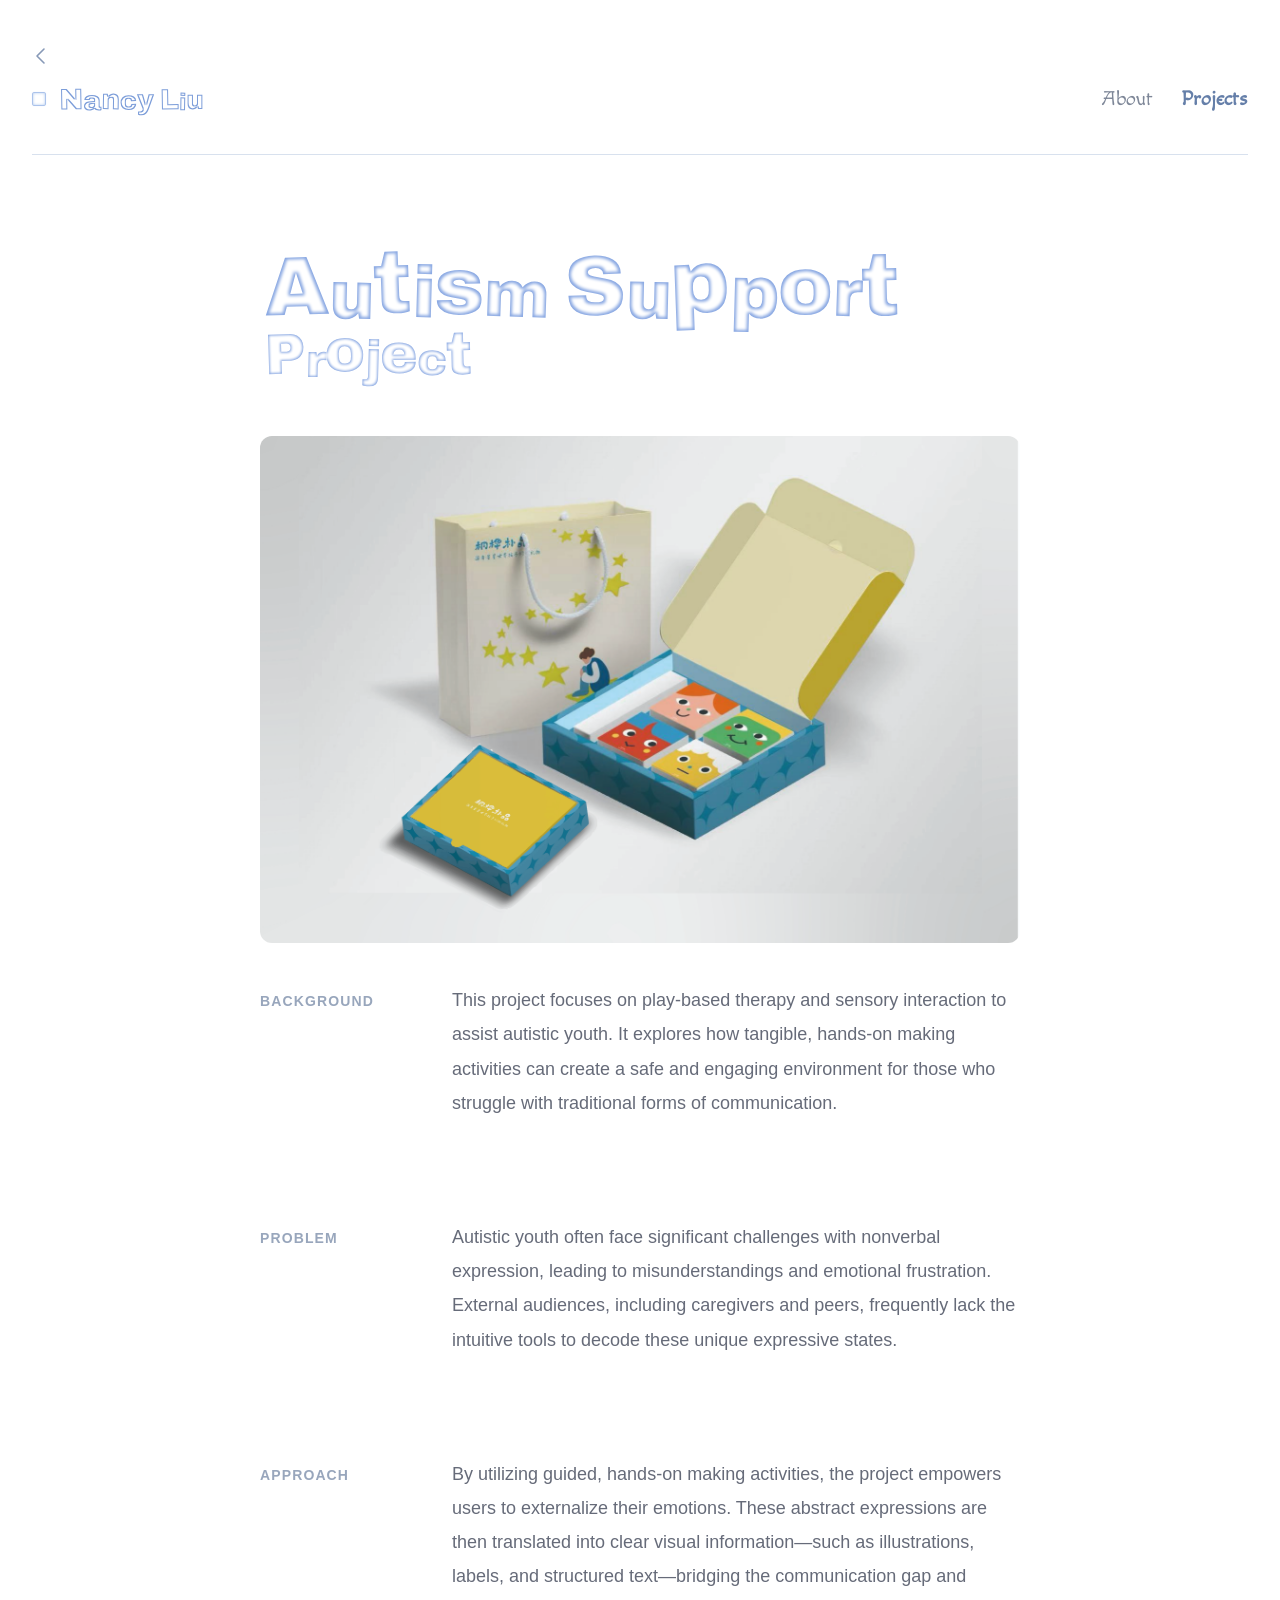
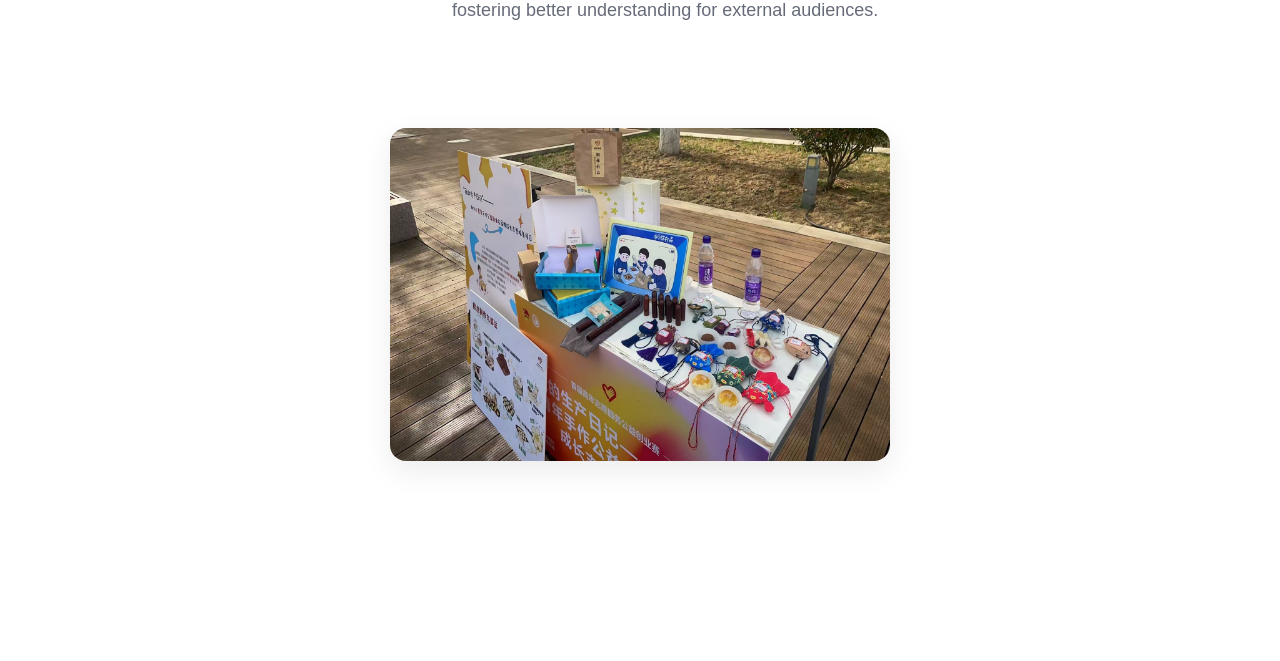
<file: project-autism.html>
<!DOCTYPE html>
<html lang="en" translate="no">
<head>
  <meta charset="UTF-8" />
  <meta name="viewport" content="width=device-width, initial-scale=1.0" />
  <title>Autism Support Project Case Study</title>

  
  <link rel="stylesheet" href="style.css" />
<link rel="stylesheet" href="icon-controls.css">
<meta name="google" content="notranslate">
<link rel="stylesheet" href="airbrush.css?v=20261126-airbrush-1">
<link rel="stylesheet" href="project-theme.css?v=20261126-airbrush-1">
</head>

<body class="airbrush-study project-study legacy-case" id="top">

  <div class="container">
    <a href="projects.html" class="back-link ui-icon-control" aria-label="Back to projects"><svg class="ui-icon" viewBox="0 0 24 24" fill="none" stroke="currentColor" stroke-width="1.6" stroke-linecap="round" stroke-linejoin="round" aria-hidden="true" focusable="false"><path d="m14 5-7 7 7 7"/></svg></a>

    <header class="nav site-header">
      <a class="wordmark" href="index.html" aria-label="Nancy Liu"><img class="wordmark-art" src="assets/airbrush-wordmark.svg" alt="" aria-hidden="true" width="565" height="145"></a>
      <nav class="site-nav" aria-label="Main navigation">
        <a href="index.html">About</a>
        <a href="projects.html" aria-current="page">Projects</a>
      </nav>
    </header>

    <main class="project-detail">
      <h1 class="project-title"><span class="title-accessible">Autism Support Project</span><img class="airbrush-project-title" src="assets/airbrush-project-autism.svg" alt="" aria-hidden="true" width="1064.48" height="254"></h1>

      <img src="autism.jpg" alt="Autism Project Cover" class="article-image" />

      <section class="project-section">
        <h2>Background</h2>
        <p>
          This project focuses on play-based therapy and sensory interaction to assist autistic youth. It explores how tangible, hands-on making activities can create a safe and engaging environment for those who struggle with traditional forms of communication.
        </p>
      </section>

      <section class="project-section">
        <h2>Problem</h2>
        <p>
          Autistic youth often face significant challenges with nonverbal expression, leading to misunderstandings and emotional frustration. External audiences, including caregivers and peers, frequently lack the intuitive tools to decode these unique expressive states.
        </p>
      </section>

      <section class="project-section">
        <h2>Approach</h2>
        <p>
          By utilizing guided, hands-on making activities, the project empowers users to externalize their emotions. These abstract expressions are then translated into clear visual information—such as illustrations, labels, and structured text—bridging the communication gap and fostering better understanding for external audiences.
        </p>
      </section>

      <div class="single-card-wrapper">
        
      
        <div class="hover-card">
          <img src="autism-gallery-2.jpg" alt="Visual Translation">
          <div class="card-info">
            <h3>Design Practice</h3>
          </div>
        </div>

      </div>

    </main>
  </div>

</body>
</html>
</file>
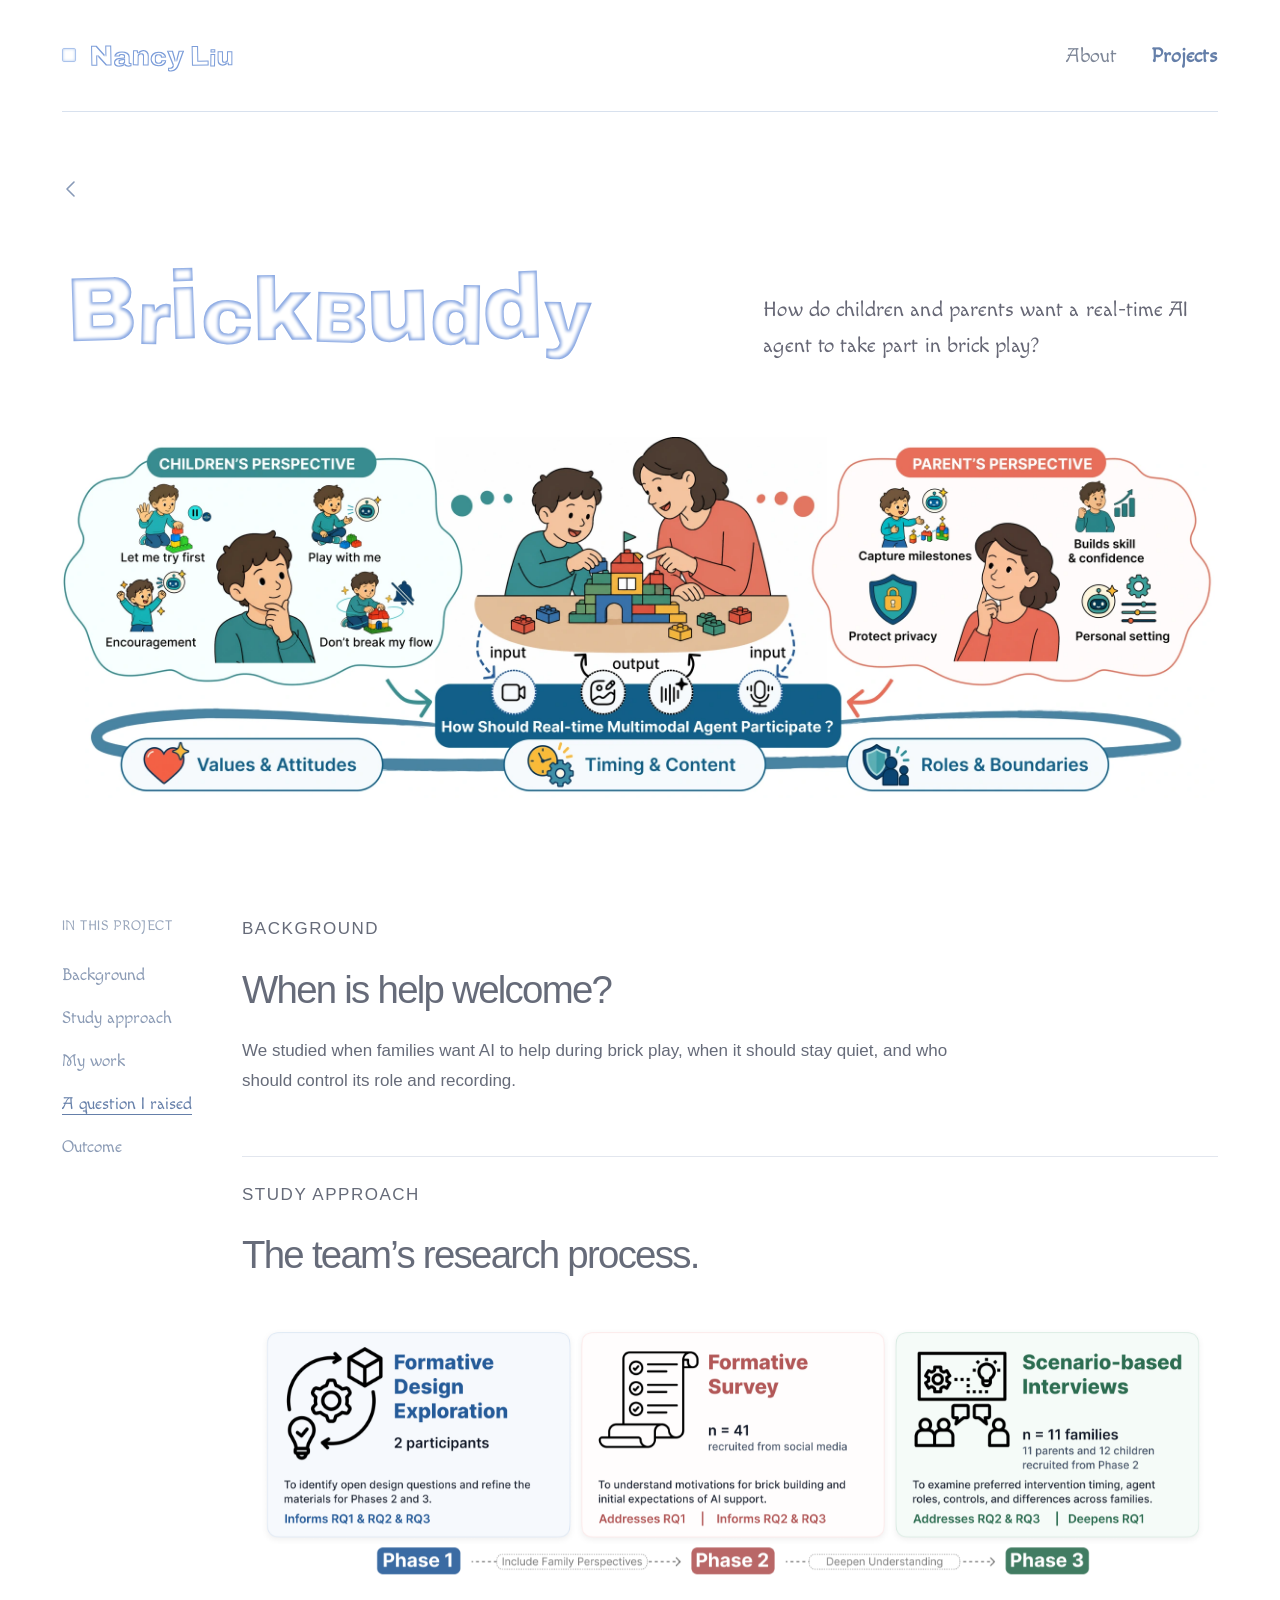
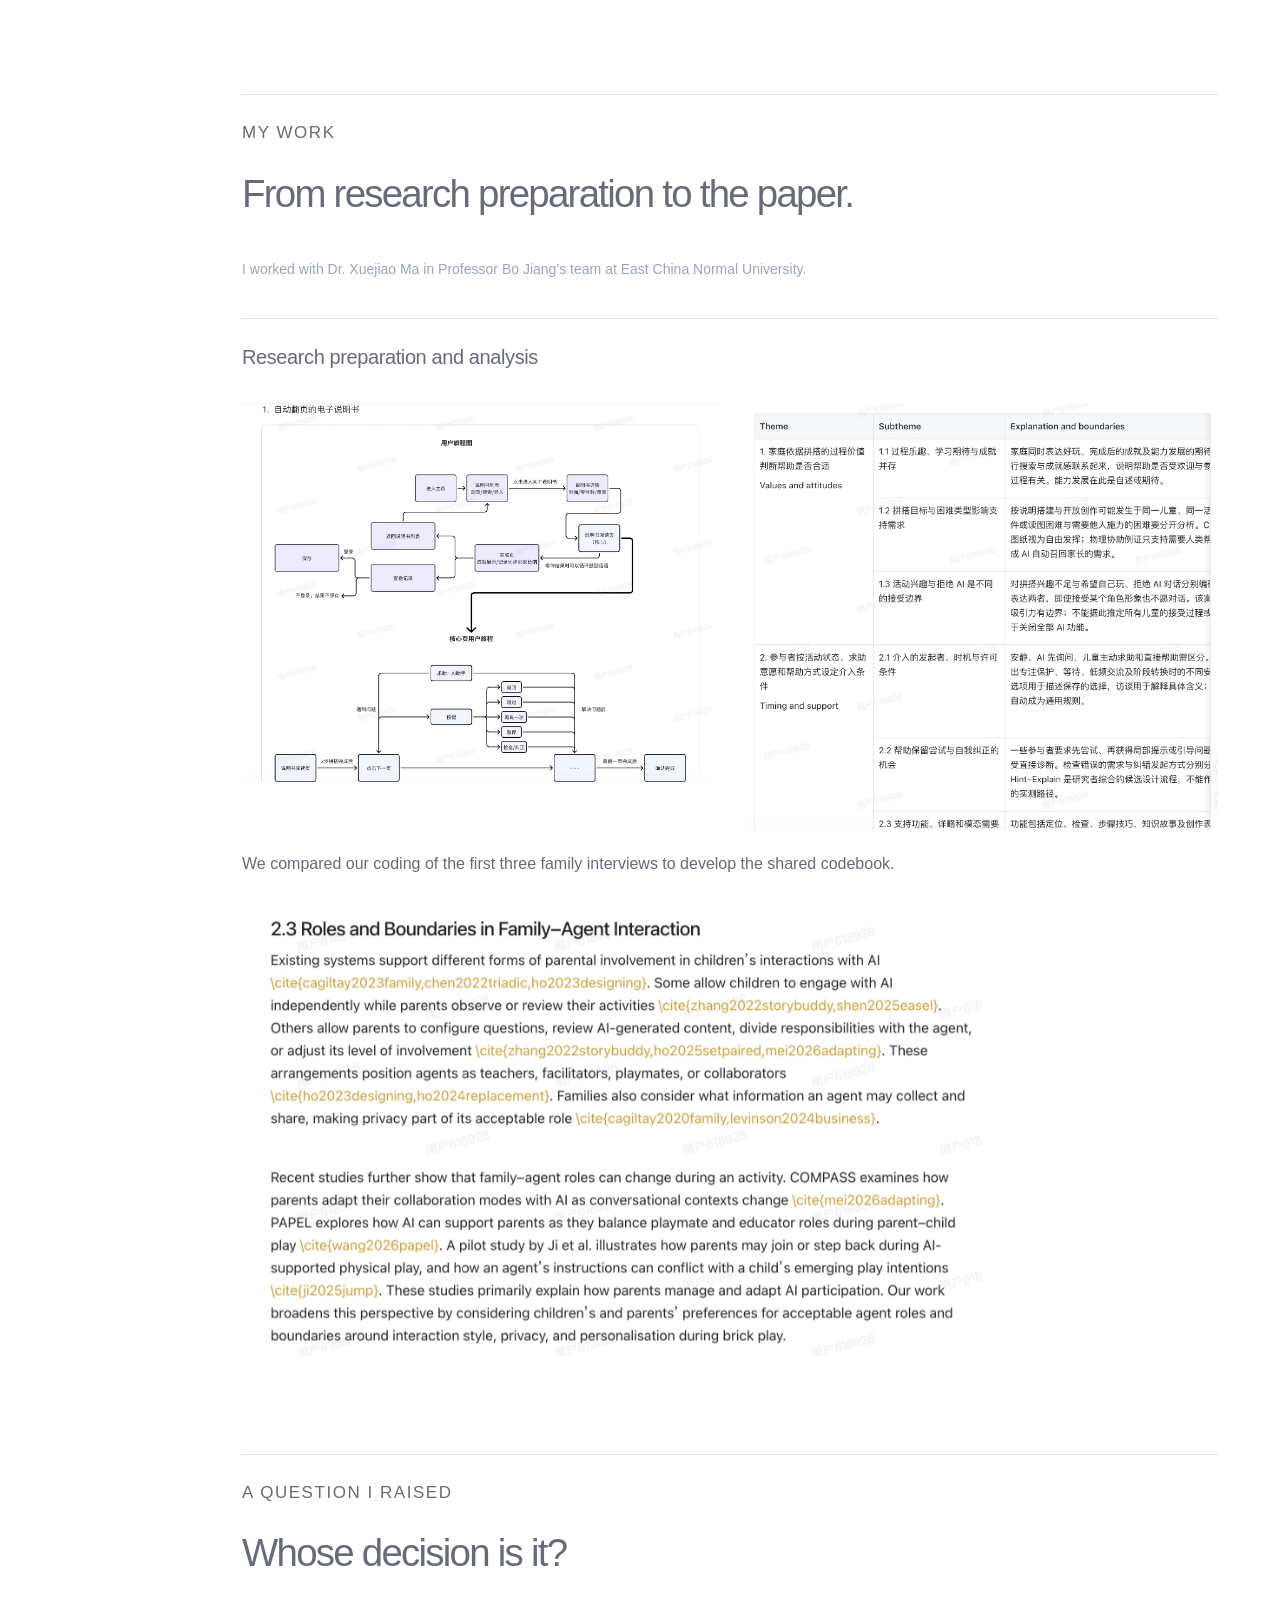
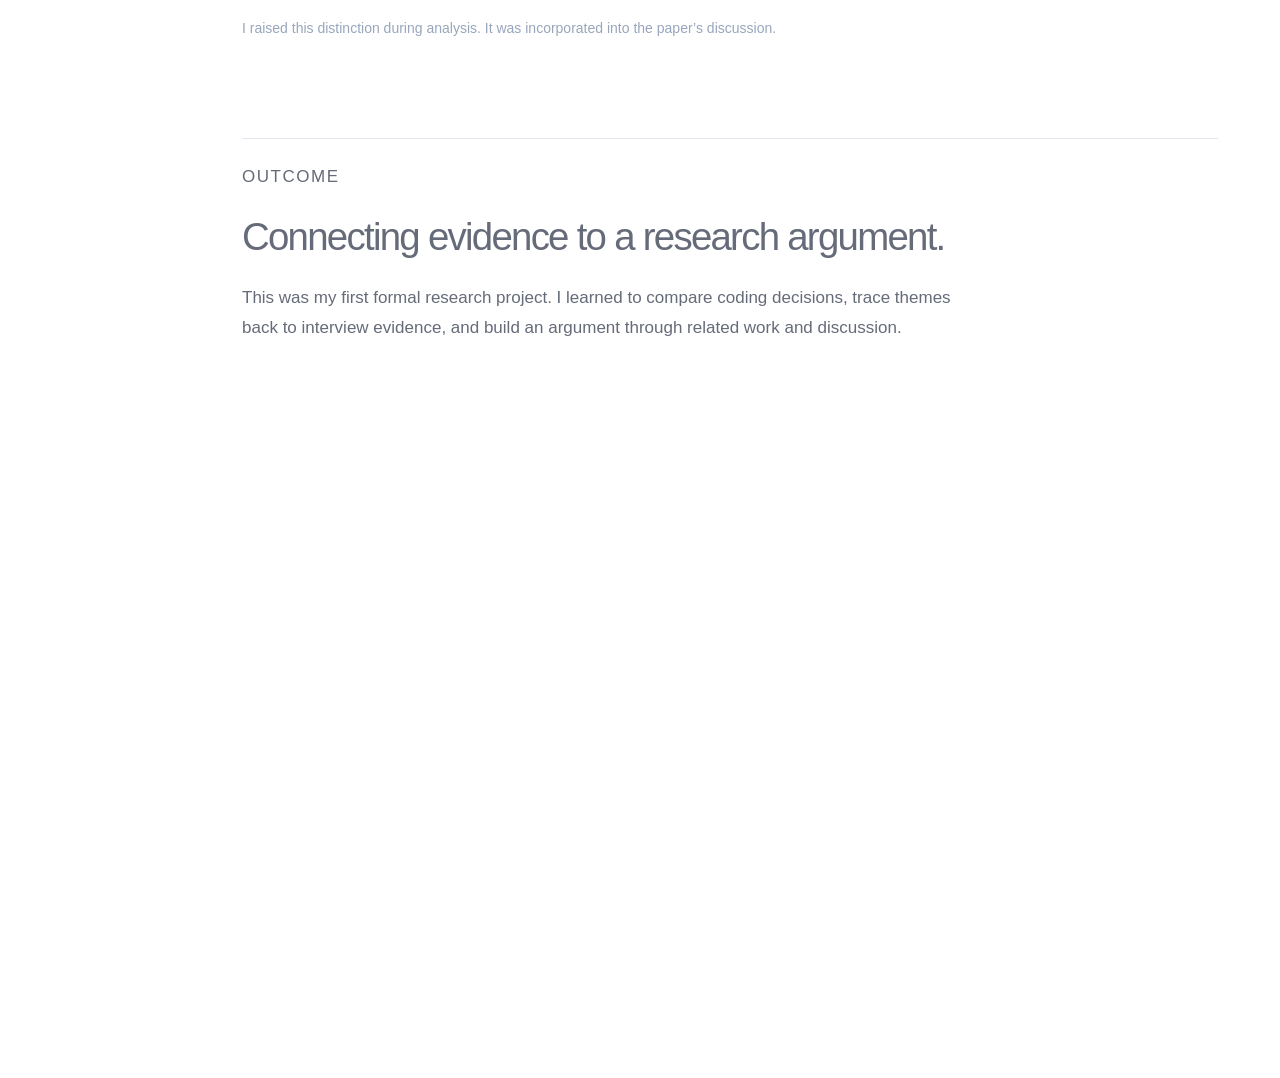
<file: project-brickbuddy.html>
<!DOCTYPE html>
<html lang="en" translate="no"><head><meta charset="utf-8"><meta name="viewport" content="width=device-width,initial-scale=1">
<title>BrickBuddy | Nancy Liu</title><meta name="description" content="My contributions to a CHI 2027 submission, with study figures and original work samples.">
<link rel="icon" href="favicon.svg" type="image/svg+xml"><link rel="stylesheet" href="portfolio.css?v=3"><script src="portfolio.js?v=3" defer></script><link rel="stylesheet" href="icon-controls.css">
<meta name="google" content="notranslate">
<link rel="stylesheet" href="airbrush.css?v=20261126-airbrush-1">
<link rel="stylesheet" href="project-theme.css?v=20261126-airbrush-1">
</head>
<body class="visual-case airbrush-study project-study" id="top"><a class="skip" href="#main">Skip to content</a><div class="wrap"><header class="site-header"><a class="wordmark" href="index.html" aria-label="Nancy Liu"><img class="wordmark-art" src="assets/airbrush-wordmark.svg" alt="" aria-hidden="true" width="565" height="145"></a><nav class="site-nav" aria-label="Main navigation"><a href="index.html" >About</a><a href="projects.html" aria-current="page">Projects</a></nav></header><main id="main"><section class="case-hero"><a class="back ui-icon-control" href="projects.html" aria-label="Back to projects"><svg class="ui-icon" viewBox="0 0 24 24" fill="none" stroke="currentColor" stroke-width="1.6" stroke-linecap="round" stroke-linejoin="round" aria-hidden="true" focusable="false"><path d="m14 5-7 7 7 7"/></svg></a><div class="case-heading"><div><h1 class="project-title"><span class="title-accessible">BrickBuddy</span><img class="airbrush-project-title" src="assets/airbrush-project-brickbuddy.svg" alt="" aria-hidden="true" width="937.37" height="181"></h1></div><p class="lede">How do children and parents want a real-time AI agent to take part in brick play?</p></div></section><figure class="case-cover chi-cover"><a href="assets/brickbuddy-overview.webp" data-zoom class="cover-image" aria-label="View project cover"><img src="assets/brickbuddy-overview.webp" alt="Children’s and parents’ perspectives on AI in brick play." fetchpriority="high"></a></figure><div class="case-body"><aside class="case-toc" aria-label="On this page"><p>In this project</p><a href="#background">Background</a><a href="#study">Study approach</a><a href="#contribution">My work</a><a href="#insight">A question I raised</a><a href="#outcome">Outcome</a></aside><article class="case-content"><section class="case-section" id="background"><p class="eyebrow">Background</p><h2>When is help welcome?</h2><p>We studied when families want AI to help during brick play, when it should stay quiet, and who should control its role and recording.</p></section><section class="case-section" id="study"><p class="eyebrow">Study approach</p><h2>The team’s research process.</h2><figure class="visual-figure "><a class="image-stage" href="assets/brickbuddy-study-design.png" data-zoom aria-label="View image: Original manuscript figure showing formative design exploration, a survey of 41 families, and scenario-based interviews with 11 families"><img loading="lazy" src="assets/brickbuddy-study-design.png" alt="Original manuscript figure showing formative design exploration, a survey of 41 families, and scenario-based interviews with 11 families"></a></figure></section><section class="case-section" id="contribution"><p class="eyebrow">My work</p><h2>From research preparation to the paper.</h2><figure class="visual-figure "><a class="image-stage" href="assets/brickbuddy-my-work.svg" data-zoom aria-label="View image: My contribution across research preparation, fieldwork, qualitative analysis, and writing"><picture><source media="(max-width:650px)" srcset="assets/brickbuddy-my-work-mobile.svg"><img loading="lazy" src="assets/brickbuddy-my-work.svg" alt="My contribution across research preparation, fieldwork, qualitative analysis, and writing"></picture></a><figcaption>I worked with Dr. Xuejiao Ma in Professor Bo Jiang’s team at East China Normal University.</figcaption></figure><div class="proof-heading"><h3>Research preparation and analysis</h3></div><div class="research-proof-group"><figure class="visual-figure "><a class="image-stage" href="assets/brickbuddy-journey.webp" data-zoom aria-label="View image: Child user journey prepared during early research"><img loading="lazy" src="assets/brickbuddy-journey.webp" alt="Child user journey prepared during early research"></a></figure><figure class="visual-figure "><a class="image-stage" href="assets/brickbuddy-codebook.webp" data-zoom aria-label="View image: Shared qualitative codebook developed during analysis"><img loading="lazy" src="assets/brickbuddy-codebook.webp" alt="Shared qualitative codebook developed during analysis"></a></figure></div><p class="group-note">We compared our coding of the first three family interviews to develop the shared codebook.</p><figure class="visual-figure writing-proof"><a class="image-stage" href="assets/brickbuddy-related-work.webp" data-zoom aria-label="View image: Related Work draft on roles and boundaries in family-agent interaction"><img loading="lazy" src="assets/brickbuddy-related-work.webp" alt="Related Work draft on roles and boundaries in family-agent interaction"></a></figure></section><section class="case-section" id="insight"><p class="eyebrow">A question I raised</p><h2>Whose decision is it?</h2><figure class="visual-figure "><a class="image-stage" href="assets/brickbuddy-recording-choice.svg" data-zoom aria-label="View image: A parent’s permission and a child’s own agreement are separate considerations"><picture><source media="(max-width:650px)" srcset="assets/brickbuddy-recording-choice-mobile.svg"><img loading="lazy" src="assets/brickbuddy-recording-choice.svg" alt="A parent’s permission and a child’s own agreement are separate considerations"></picture></a><figcaption>I raised this distinction during analysis. It was incorporated into the paper’s discussion.</figcaption></figure></section><section class="case-section" id="outcome"><p class="eyebrow">Outcome</p><h2>Connecting evidence to a research argument.</h2><p>This was my first formal research project. I learned to compare coding decisions, trace themes back to interview evidence, and build an argument through related work and discussion.</p></section></article></div></main><dialog class="image-viewer" id="image-viewer" aria-label="Image viewer"><div class="viewer-toolbar"><span id="viewer-title" aria-hidden="true"></span><div><button type="button" id="viewer-zoom" class="ui-icon-control" aria-label="Zoom image" aria-pressed="false"><svg class="ui-icon" viewBox="0 0 24 24" fill="none" stroke="currentColor" stroke-width="1.6" stroke-linecap="round" stroke-linejoin="round" aria-hidden="true" focusable="false"><circle cx="10.5" cy="10.5" r="6.5"/><path d="m15.5 15.5 4.5 4.5M10.5 7.5v6M7.5 10.5h6"/></svg></button><button type="button" id="viewer-close" class="ui-icon-control" aria-label="Close image"><svg class="ui-icon" viewBox="0 0 24 24" fill="none" stroke="currentColor" stroke-width="1.6" stroke-linecap="round" stroke-linejoin="round" aria-hidden="true" focusable="false"><path d="m6 6 12 12M18 6 6 18"/></svg></button></div></div><div class="viewer-canvas"><img id="viewer-image" alt=""></div></dialog></div></body></html>
</file>
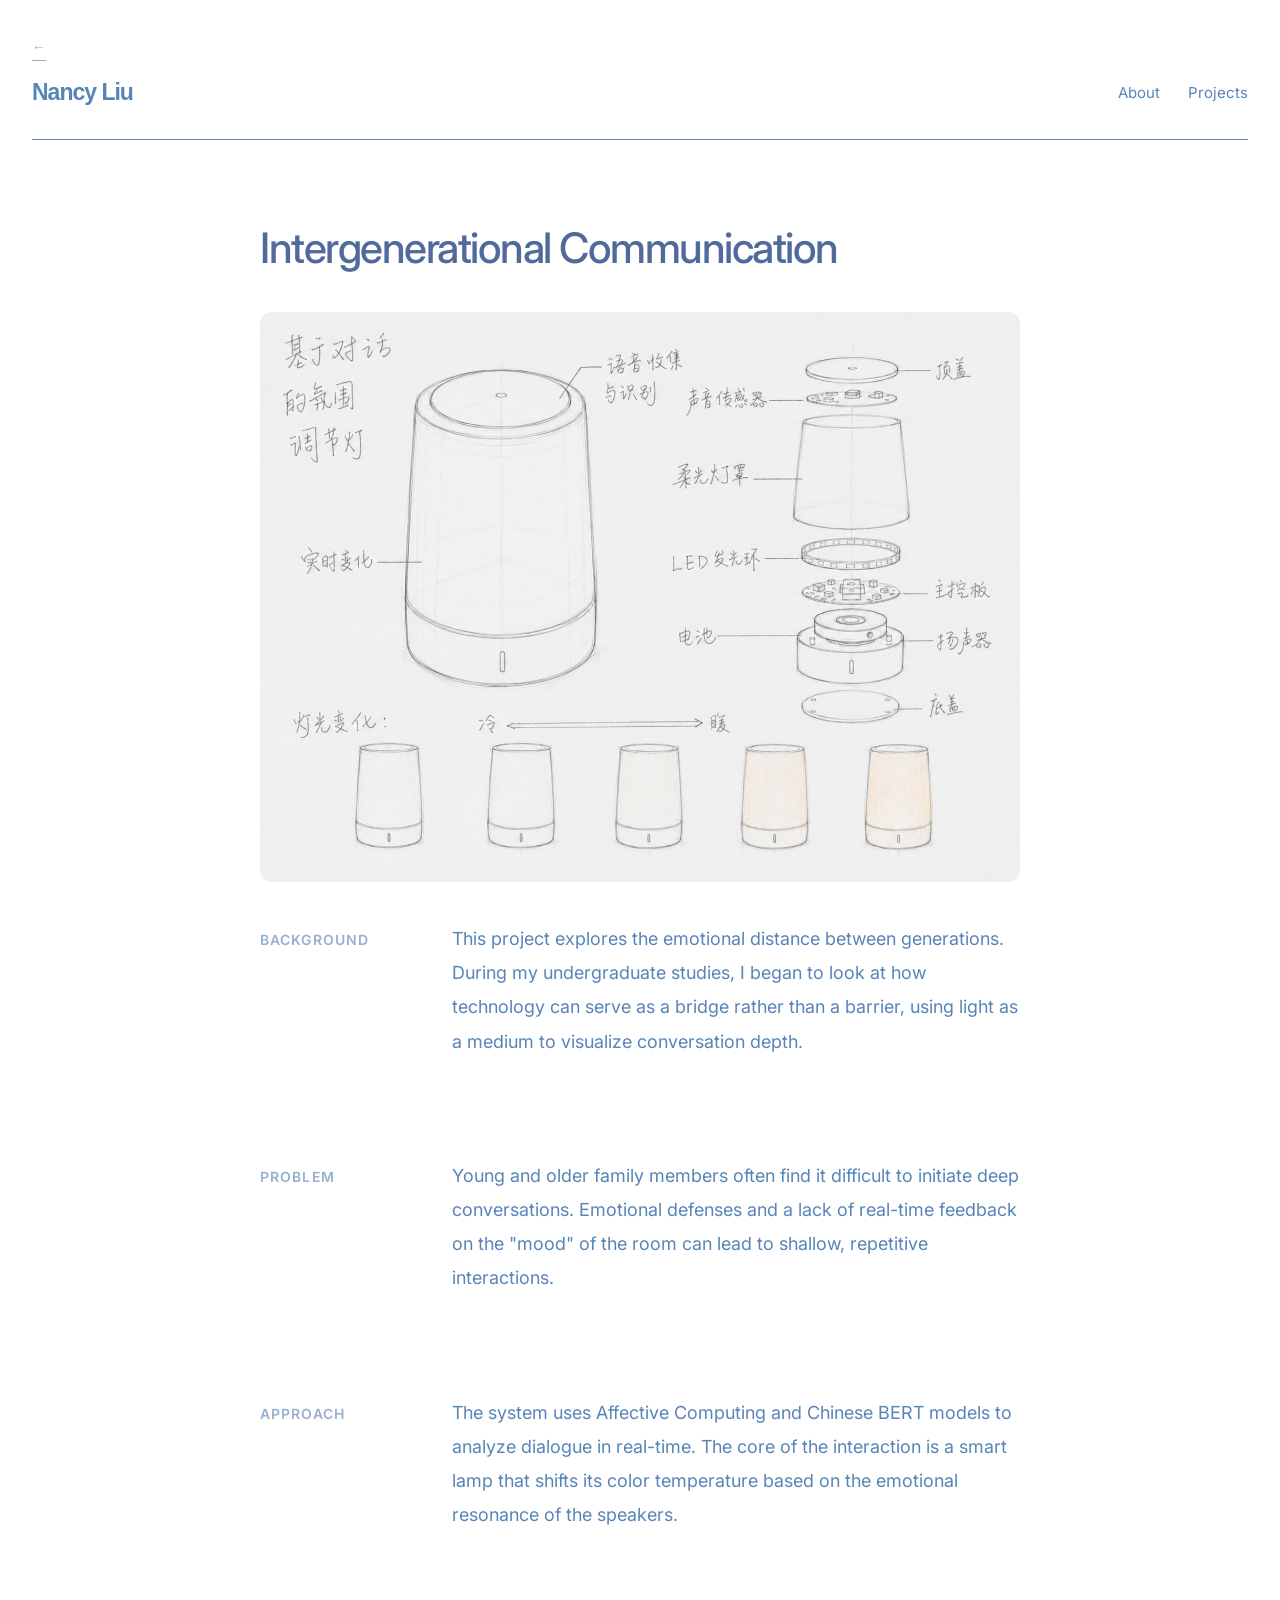
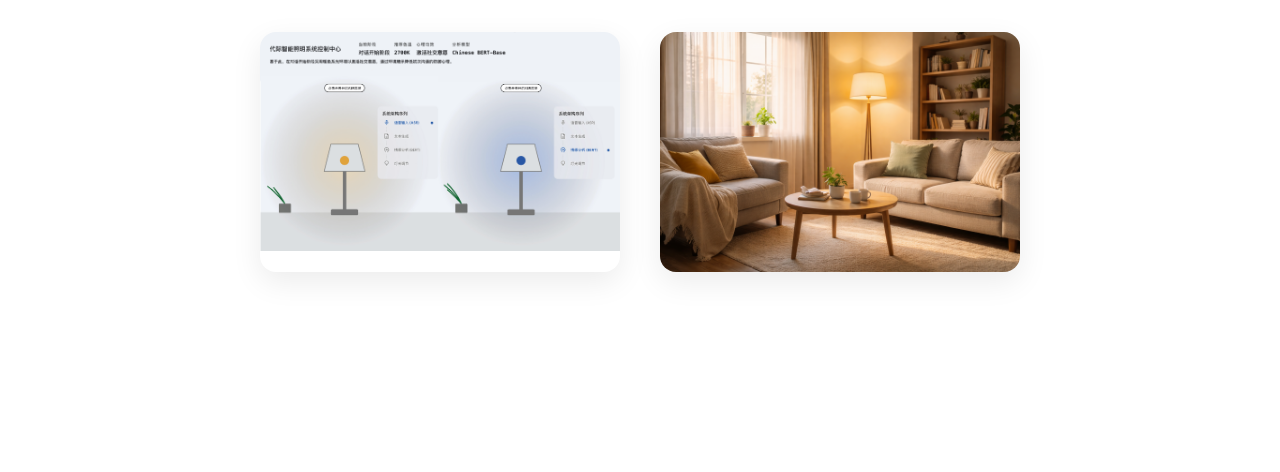
<file: project-intergenerational.html>
<!DOCTYPE html>
<html lang="en">
<head>
  <meta charset="UTF-8" />
  <meta name="viewport" content="width=device-width, initial-scale=1.0" />
  <title>Intergenerational Design Case Study</title>
  <link href="https://fonts.googleapis.com/css2?family=Inter:wght@300;400;500&display=swap" rel="stylesheet">
  <link rel="stylesheet" href="style.css" />
</head>

<body>

  <div class="container">
    <a href="projects.html" class="back-link">←</a>

    <header class="nav">
      <div class="logo">Nancy Liu</div>
      <nav>
        <a href="index.html">About</a>
        <a href="projects.html">Projects</a>
      </nav>
    </header>

    <main class="project-detail">
      <h1>Intergenerational Communication</h1>

      <img src="intergenerational.jpg" alt="Project Cover" class="article-image" />

      <section class="project-section">
        <h2>Background</h2>
        <p>
          This project explores the emotional distance between generations. During my undergraduate studies, I began to look at how technology can serve as a bridge rather than a barrier, using light as a medium to visualize conversation depth.
        </p>
      </section>

      <section class="project-section">
        <h2>Problem</h2>
        <p>
          Young and older family members often find it difficult to initiate deep conversations. Emotional defenses and a lack of real-time feedback on the "mood" of the room can lead to shallow, repetitive interactions.
        </p>
      </section>

      <section class="project-section">
        <h2>Approach</h2>
        <div>
          <p>
            The system uses Affective Computing and Chinese BERT models to analyze dialogue in real-time. The core of the interaction is a smart lamp that shifts its color temperature based on the emotional resonance of the speakers.
          </p>

          
        </div>
      </section>

      <div class="two-cards-wrapper">
            <div class="hover-card">
              <img src="inter-gallery-1.jpg" alt="Smart Lamp Concept">
              <div class="card-info">
                <h3>Design Concept</h3>
              </div>
            </div>

            <div class="hover-card">
               <img src="inter-gallery-2.jpg" alt="Visual Translation">
               <div class="card-info">
                 <h3>Rendering</h3>
               </div>
           </div>

      </div>
          </div>
    </main>
  </div>

</body>
</html>
</file>
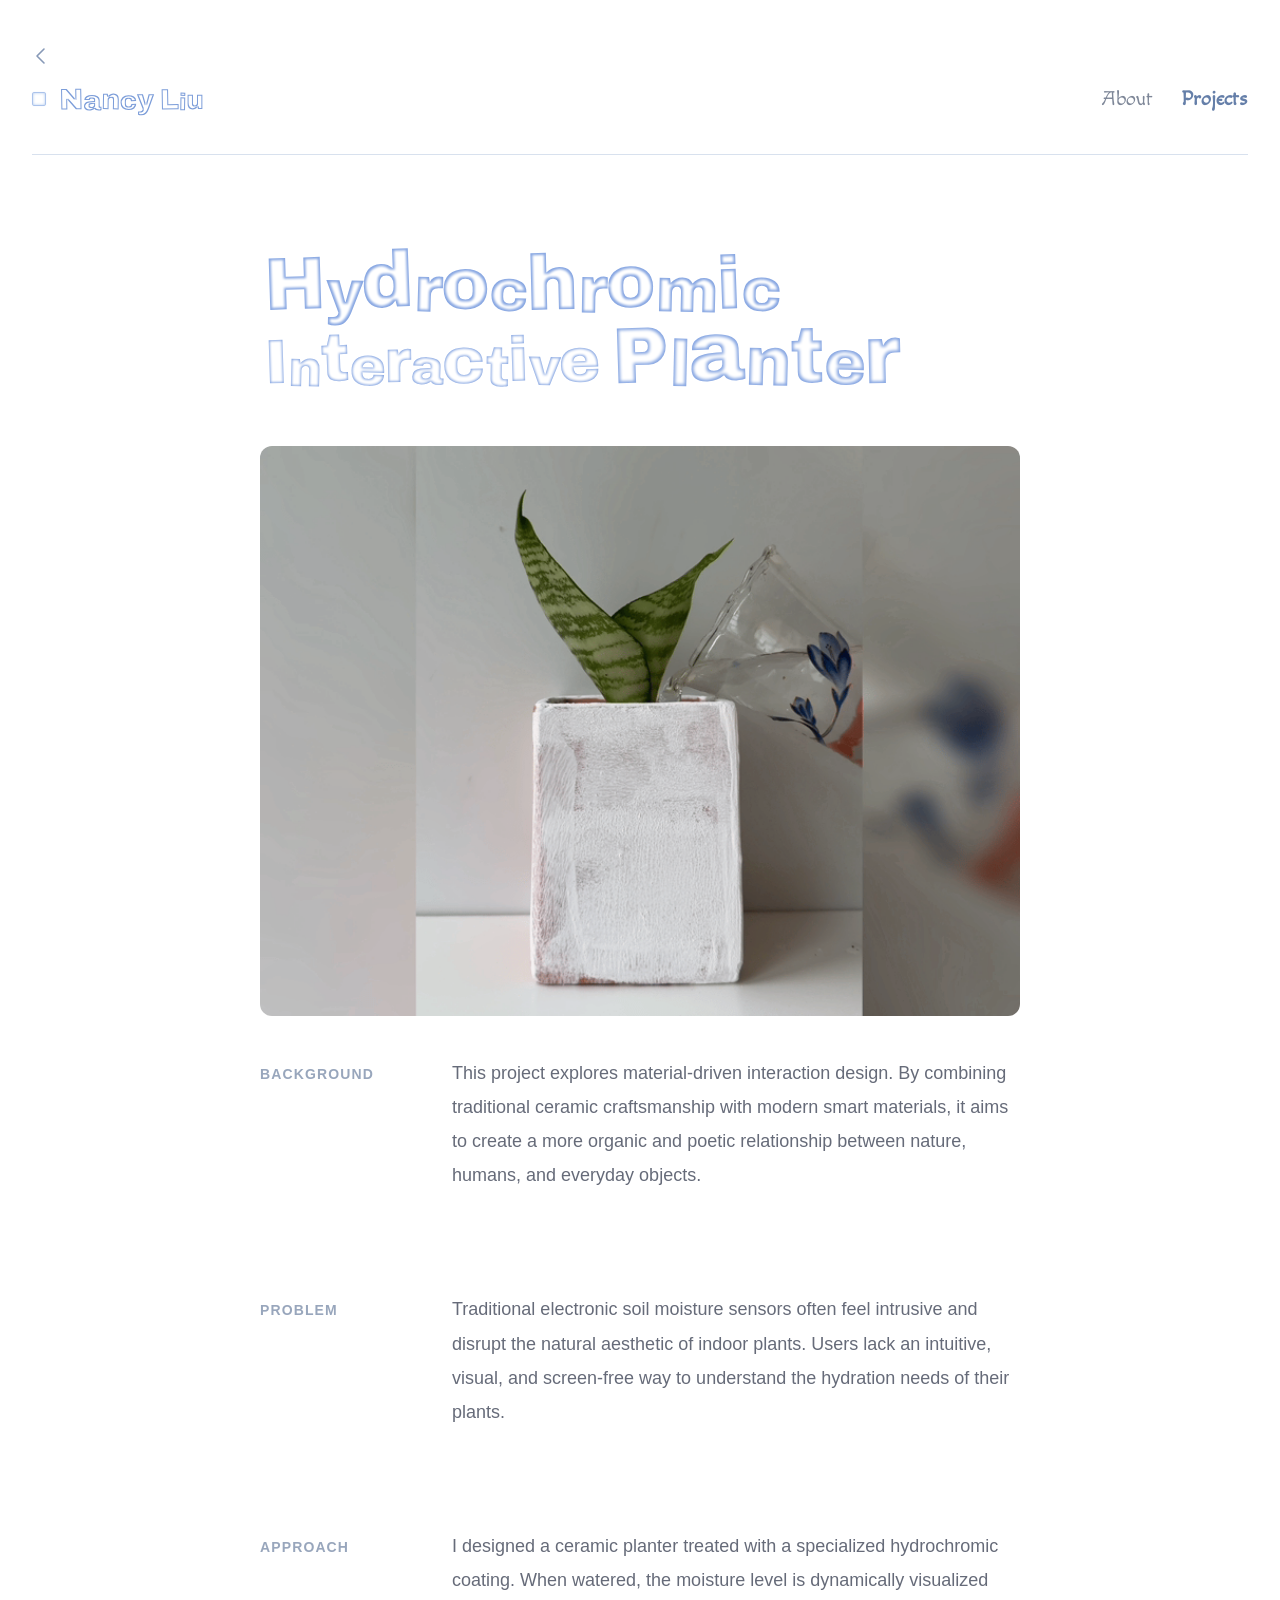
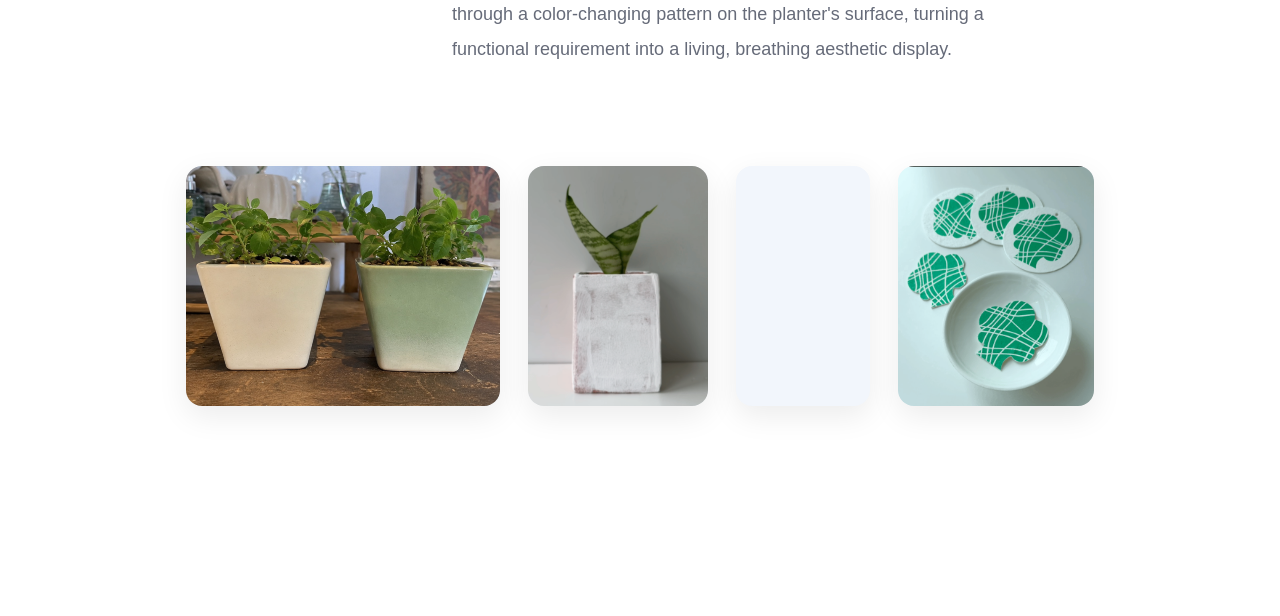
<file: project-planter.html>
<!DOCTYPE html>
<html lang="en" translate="no">
<head>
  <meta charset="UTF-8" />
  <meta name="viewport" content="width=device-width, initial-scale=1.0" />
  <title>Hydrochromic Planter Case Study</title>

  
  <link rel="stylesheet" href="style.css" />
<link rel="stylesheet" href="icon-controls.css">
<meta name="google" content="notranslate">
<link rel="stylesheet" href="airbrush.css?v=20261126-airbrush-1">
<link rel="stylesheet" href="project-theme.css?v=20261126-airbrush-1">
</head>

<body class="airbrush-study project-study legacy-case" id="top">

  <div class="container">
    <a href="projects.html" class="back-link ui-icon-control" aria-label="Back to projects"><svg class="ui-icon" viewBox="0 0 24 24" fill="none" stroke="currentColor" stroke-width="1.6" stroke-linecap="round" stroke-linejoin="round" aria-hidden="true" focusable="false"><path d="m14 5-7 7 7 7"/></svg></a>

    <header class="nav site-header">
      <a class="wordmark" href="index.html" aria-label="Nancy Liu"><img class="wordmark-art" src="assets/airbrush-wordmark.svg" alt="" aria-hidden="true" width="565" height="145"></a>
      <nav class="site-nav" aria-label="Main navigation">
        <a href="index.html">About</a>
        <a href="projects.html" aria-current="page">Projects</a>
      </nav>
    </header>

    <main class="project-detail">
      <h1 class="project-title"><span class="title-accessible">Hydrochromic Interactive Planter</span><img class="airbrush-project-title" src="assets/airbrush-project-planter.svg" alt="" aria-hidden="true" width="1117.04" height="282"></h1>

      <img src="planter.GIF" alt="Planter Cover" class="article-image" />

      <section class="project-section">
        <h2>Background</h2>
        <p>
          This project explores material-driven interaction design. By combining traditional ceramic craftsmanship with modern smart materials, it aims to create a more organic and poetic relationship between nature, humans, and everyday objects.
        </p>
      </section>

      <section class="project-section">
        <h2>Problem</h2>
        <p>
          Traditional electronic soil moisture sensors often feel intrusive and disrupt the natural aesthetic of indoor plants. Users lack an intuitive, visual, and screen-free way to understand the hydration needs of their plants.
        </p>
      </section>

      <section class="project-section">
        <h2>Approach</h2>
        <p>
          I designed a ceramic planter treated with a specialized hydrochromic coating. When watered, the moisture level is dynamically visualized through a color-changing pattern on the planter's surface, turning a functional requirement into a living, breathing aesthetic display.
        </p>
      </section>
     
      <div class="planter-media-row">

        <!-- 第一张：原来的花盆实拍图，不变 -->
        <div class="planter-media-item">
          <div class="planter-media-frame">
            <img src="planter-gallery-1.jpg" alt="Planter prototype">
          </div>
          <div class="card-info">
            <h3>Prototype</h3>
          </div>
        </div>

        <!-- 第二张：GIF，标题为“产品效果” -->
        <div class="planter-media-item">
          <div class="planter-media-frame">
            <img src="planter-effect.gif" alt="Product effect">
          </div>
          <div class="card-info">
            <h3>Product Demo</h3>
          </div>
        </div>

        <!-- 第三张：四张图自动轮播 -->
        <div class="planter-media-item">
          <div class="planter-media-frame cycle-frame">
            <div class="planter-cycle">
              <img src="planter-cycle-1.jpg" alt="Color change process 1">
              <img src="planter-cycle-2.jpg" alt="Color change process 2">
              <img src="planter-cycle-3.jpg" alt="Color change process 3">
              <img src="planter-cycle-4.jpg" alt="Color change process 4">
              <img src="planter-cycle-5.jpg" alt="Color change process 5">
           </div>
          </div>
          <div class="card-info">
            <h3>Bookmark</h3>
          </div>
        </div>

        <!-- 第四张：单张图 -->
        <div class="planter-media-item">
          <div class="planter-media-frame">
            <img src="planter-gallery-4.GIF" alt="Planter design detail">
          </div>
          <div class="card-info">
            <h3>Absorbent Sponge</h3>
          </div>
       </div>

</div>

    </main>
  </div>

</body>
</html>
</file>
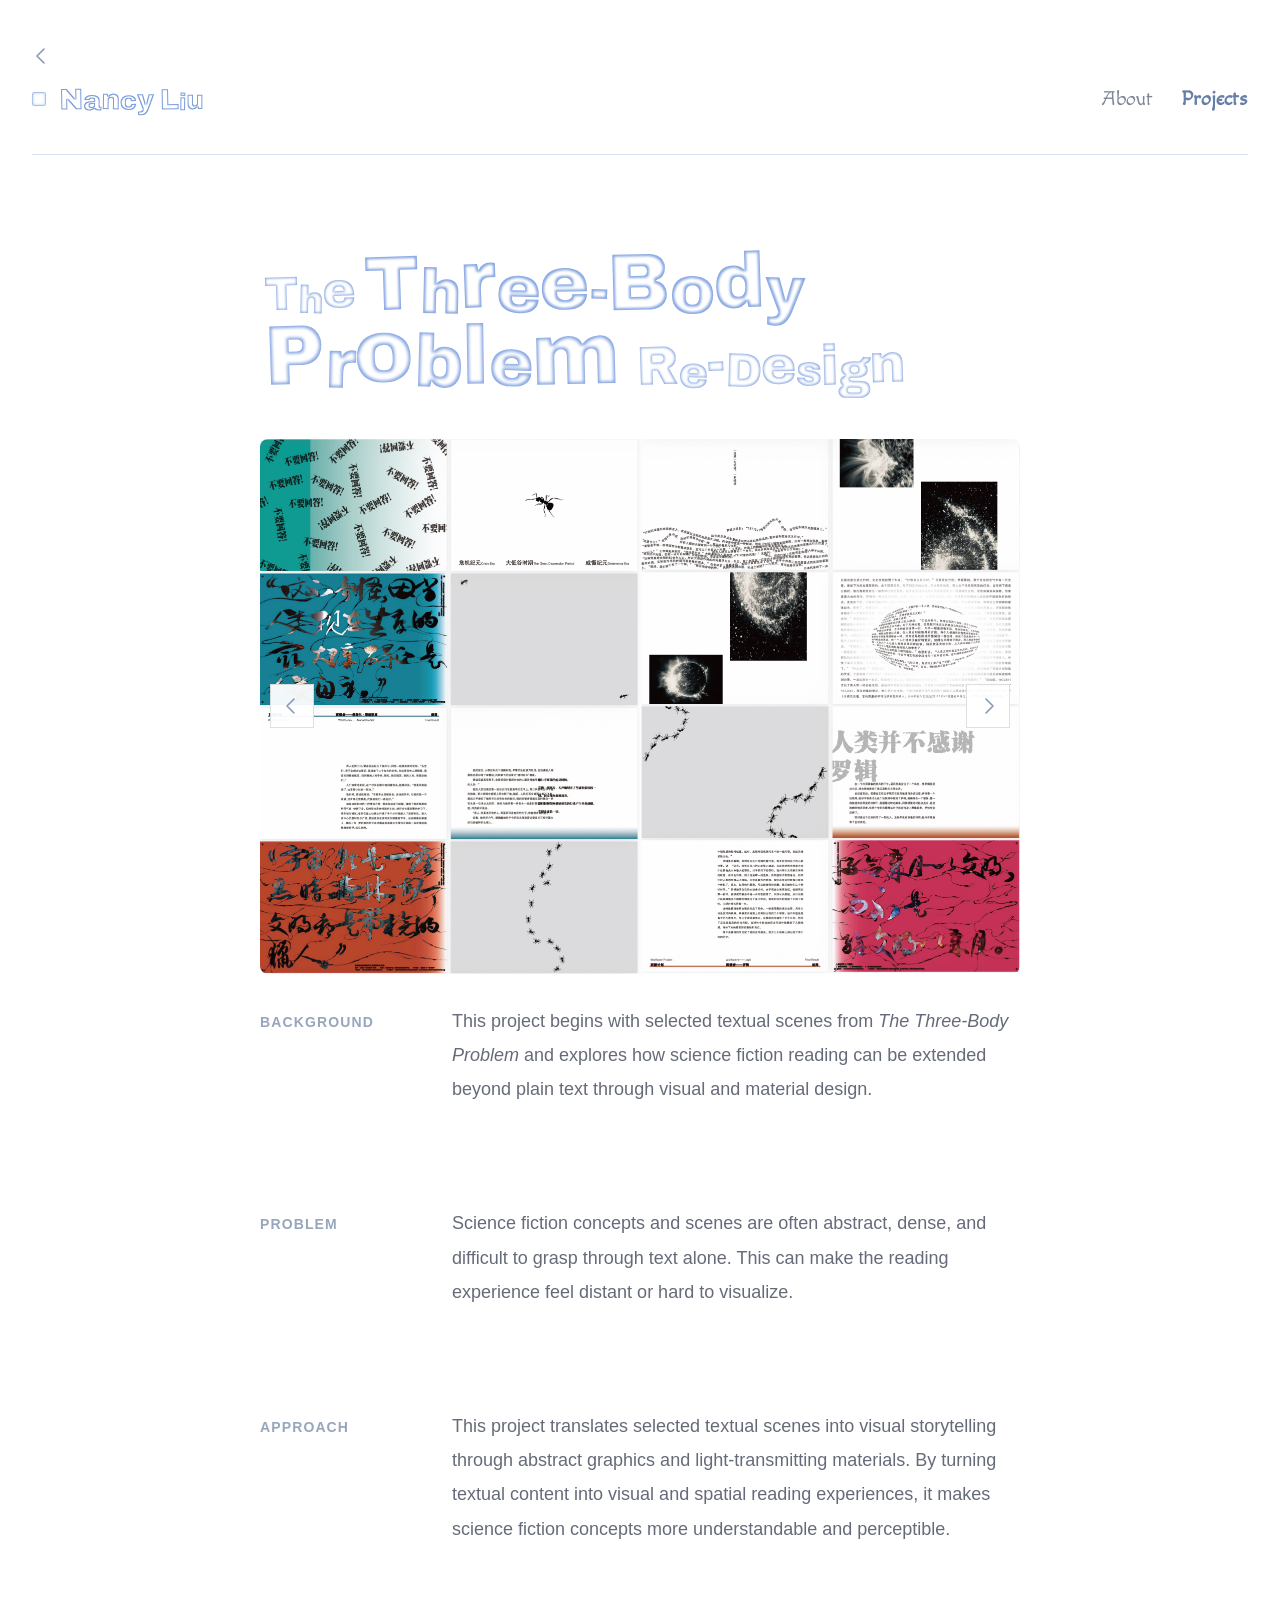
<file: project-threebody.html>
<!DOCTYPE html>
<html lang="en" translate="no">
<head>
  <meta charset="UTF-8" />
  <meta name="viewport" content="width=device-width, initial-scale=1.0" />
  <title>The Three-Body Problem Re-Design</title>

  
  <link rel="stylesheet" href="style.css" />

  <style>
    .slider-container {
      position: relative !important;
      width: 100% !important;
      max-width: 800px !important;
      margin: 0 auto 30px auto !important;
      overflow: hidden !important;
      border-radius: 8px !important;
    }
    .slider-images {
      display: flex !important;
      flex-wrap: nowrap !important;
      width: 100% !important;
    }
    .slider-images img {
      flex: 0 0 100% !important;
      width: 100% !important; 
      height: auto !important;
      object-fit: cover !important;
      display: block !important;
    }
    .slider-btn {
      position: absolute !important;
      top: 50% !important;
      transform: translateY(-50%) !important;
      background: rgba(88,132,184,0.5) !important; 
      color: white !important;
      border: none !important;
      padding: 15px 20px !important;
      cursor: pointer !important;
      font-size: 24px !important;
      z-index: 99 !important;
    }
    .slider-btn:hover { background: rgba(88,132,184,0.8) !important; } 
    .prev-btn { left: 10px !important; }
    .next-btn { right: 10px !important; }
  </style>
<link rel="stylesheet" href="icon-controls.css">
<meta name="google" content="notranslate">
<link rel="stylesheet" href="airbrush.css?v=20261126-airbrush-1">
<link rel="stylesheet" href="project-theme.css?v=20261126-airbrush-1">
</head>

<body class="airbrush-study project-study legacy-case" id="top">

  <div class="container">
    <a href="projects.html" class="back-link ui-icon-control" aria-label="Back to projects"><svg class="ui-icon" viewBox="0 0 24 24" fill="none" stroke="currentColor" stroke-width="1.6" stroke-linecap="round" stroke-linejoin="round" aria-hidden="true" focusable="false"><path d="m14 5-7 7 7 7"/></svg></a>

    <header class="nav site-header">
      <a class="wordmark" href="index.html" aria-label="Nancy Liu"><img class="wordmark-art" src="assets/airbrush-wordmark.svg" alt="" aria-hidden="true" width="565" height="145"></a>
      <nav class="site-nav" aria-label="Main navigation">
        <a href="index.html">About</a>
        <a href="projects.html" aria-current="page">Projects</a>
      </nav>
    </header>

    <main class="project-detail">
      <h1 class="project-title"><span class="title-accessible">The Three-Body Problem Re-Design</span><img class="airbrush-project-title" src="assets/airbrush-project-threebody.svg" alt="" aria-hidden="true" width="1098.17" height="283"></h1>

      <div class="slider-container">
        <div class="slider-images" id="threebody-slider">
          <img src="threebody-gallery-2.jpg" alt="Slide 3 Clone"> <img src="threebody.jpg" alt="Slide 1">                 <img src="threebody-gallery-1.jpg" alt="Slide 2">       <img src="threebody-gallery-2.jpg" alt="Slide 3">       <img src="threebody.jpg" alt="Slide 1 Clone">           </div>
        
        <button class="slider-btn prev-btn ui-icon-control" onclick="moveSlider(-1)" aria-label="Previous image"><svg class="ui-icon" viewBox="0 0 24 24" fill="none" stroke="currentColor" stroke-width="1.6" stroke-linecap="round" stroke-linejoin="round" aria-hidden="true" focusable="false"><path d="m14 5-7 7 7 7"/></svg></button>
        <button class="slider-btn next-btn ui-icon-control" onclick="moveSlider(1)" aria-label="Next image"><svg class="ui-icon" viewBox="0 0 24 24" fill="none" stroke="currentColor" stroke-width="1.6" stroke-linecap="round" stroke-linejoin="round" aria-hidden="true" focusable="false"><path d="m10 5 7 7-7 7"/></svg></button>
      </div>
      <section class="project-section">
        <h2>Background</h2>
        <p>
          This project begins with selected textual scenes from <em>The Three-Body Problem</em> and explores how science fiction reading can be extended beyond plain text through visual and material design.
        </p>
      </section>

      <section class="project-section">
        <h2>Problem</h2>
        <p>
          Science fiction concepts and scenes are often abstract, dense, and difficult to grasp through text alone. This can make the reading experience feel distant or hard to visualize.
        </p>
      </section>

      <section class="project-section">
        <h2>Approach</h2>
        <p>
          This project translates selected textual scenes into visual storytelling through abstract graphics and light-transmitting materials. By turning textual content into visual and spatial reading experiences, it makes science fiction concepts more understandable and perceptible.
        </p>
      </section>

    </main>
  </div>

  <script>
    const slider = document.getElementById('threebody-slider');
    let currentSlide = 1; // 从真图一（排在第2个位置）开始
    let isTransitioning = false; 
    
    // 初始化：直接平移到真图一的位置
    slider.style.transform = `translateX(-100%)`;

    function moveSlider(direction) {
      if (isTransitioning) return; 
      isTransitioning = true;
      
      currentSlide = currentSlide + direction;
      
      // 开启平滑滑动动画
      slider.style.transition = 'transform 0.4s ease-in-out';
      slider.style.transform = `translateX(-${currentSlide * 100}%)`;
    }

    // 监听动画结束，进行“瞬间偷换”
    slider.addEventListener('transitionend', () => {
      isTransitioning = false;
      
      // 如果滑到了最后的“假图一”
      if (currentSlide === 4) {
        currentSlide = 1; 
        slider.style.transition = 'none';
        slider.style.transform = `translateX(-100%)`;
      }
      
      // 如果滑到了最前面的“假图三”
      if (currentSlide === 0) {
        currentSlide = 3; 
        slider.style.transition = 'none';
        slider.style.transform = `translateX(-300%)`;
      }
    });
  </script>
</body>
</html>
</file>
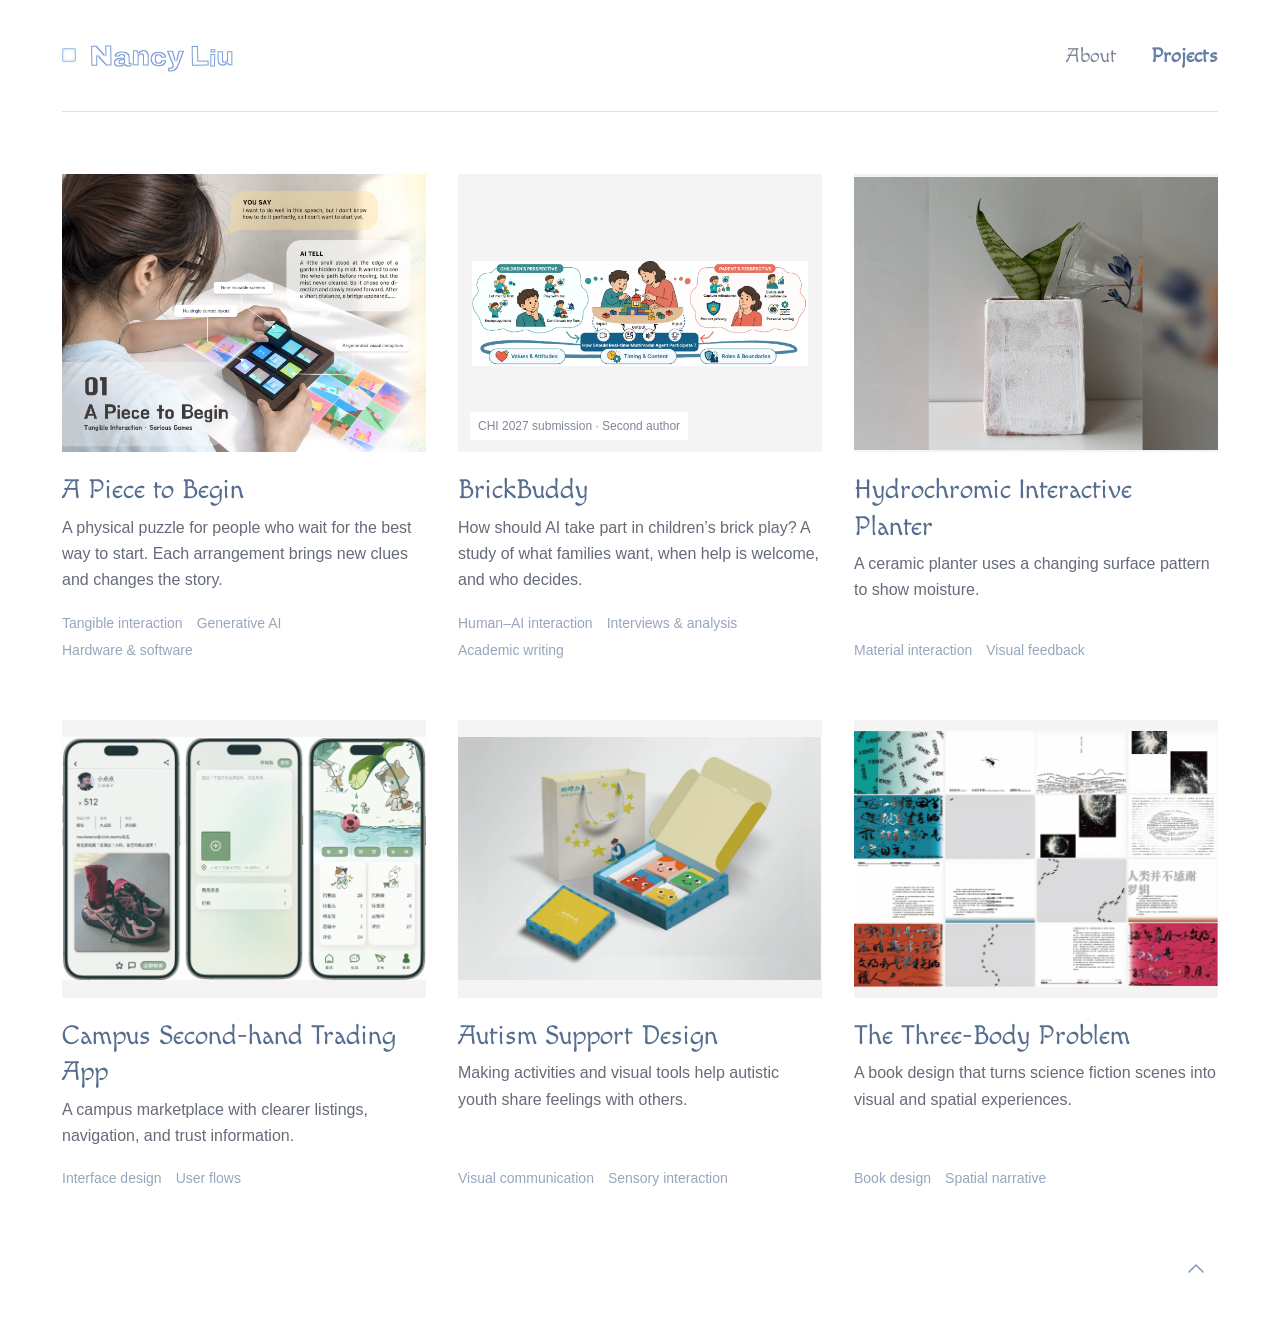
<file: projects.html>
<!DOCTYPE html>
<html lang="en" translate="no"><head><meta charset="utf-8"><meta name="viewport" content="width=device-width,initial-scale=1">
<title>Projects | Nancy Liu</title><meta name="description" content="Selected projects in tangible interaction and human–AI interaction.">
<link rel="icon" href="favicon.svg" type="image/svg+xml"><link rel="stylesheet" href="portfolio.css?v=2"><link rel="stylesheet" href="projects.css?v=1"><script src="portfolio.js?v=2" defer></script><link rel="stylesheet" href="icon-controls.css">
<meta name="google" content="notranslate">
<link rel="stylesheet" href="airbrush.css?v=20261126-airbrush-1">
<link rel="stylesheet" href="project-theme.css?v=20261126-airbrush-1">
</head>
<body class="projects-page airbrush-study project-study" id="top"><a class="skip" href="#main">Skip to content</a><div class="wrap"><header class="site-header"><a class="wordmark" href="index.html" aria-label="Nancy Liu"><img class="wordmark-art" src="assets/airbrush-wordmark.svg" alt="" aria-hidden="true" width="565" height="145"></a><nav class="site-nav" aria-label="Main navigation"><a href="index.html" >About</a><a href="projects.html" aria-current="page">Projects</a></nav></header>
<main id="main" class="projects-index"><section class="projects-selection" aria-label="Projects"><div class="projects-grid">
<a class="project-card" href="project-ai.html"><div class="project-card-media"><img src="assets/puzzle-main-cover.jpg" alt="A Piece to Begin puzzle cover, showing the device and a voice-led interaction." width="5231" height="3998" fetchpriority="high"></div><h2>A Piece to Begin</h2><p class="project-card-summary">A physical puzzle for people who wait for the best way to start. Each arrangement brings new clues and changes the story.</p><div class="project-card-tags"><span>Tangible interaction</span><span>Generative AI</span><span>Hardware &amp; software</span></div></a>
<a class="project-card" href="project-brickbuddy.html"><div class="project-card-media is-paper"><img src="assets/brickbuddy-overview.webp" alt="Study overview showing children&#x27;s and parents&#x27; perspectives on an AI agent in brick play" width="2400" height="750" loading="lazy"><span class="project-card-badge">CHI 2027 submission · Second author</span></div><h2>BrickBuddy</h2><p class="project-card-summary">How should AI take part in children’s brick play? A study of what families want, when help is welcome, and who decides.</p><div class="project-card-tags"><span>Human–AI interaction</span><span>Interviews &amp; analysis</span><span>Academic writing</span></div></a>
<a class="project-card" href="project-planter.html"><div class="project-card-media"><img src="planter.GIF" alt="Hydrochromic planter showing a changing surface pattern" width="720" height="540" loading="lazy"></div><h2>Hydrochromic Interactive Planter</h2><p class="project-card-summary">A ceramic planter uses a changing surface pattern to show moisture.</p><div class="project-card-tags"><span>Material interaction</span><span>Visual feedback</span></div></a>
<a class="project-card" href="project-app.html"><div class="project-card-media"><img src="app.jpg" alt="Interface design for a campus second-hand trading app" width="6400" height="4267" loading="lazy"></div><h2>Campus Second-hand Trading App</h2><p class="project-card-summary">A campus marketplace with clearer listings, navigation, and trust information.</p><div class="project-card-tags"><span>Interface design</span><span>User flows</span></div></a>
<a class="project-card" href="project-autism.html"><div class="project-card-media"><img src="autism.jpg" alt="Visual design work for an autism support project" width="6400" height="4267" loading="lazy"></div><h2>Autism Support Design</h2><p class="project-card-summary">Making activities and visual tools help autistic youth share feelings with others.</p><div class="project-card-tags"><span>Visual communication</span><span>Sensory interaction</span></div></a>
<a class="project-card" href="project-threebody.html"><div class="project-card-media"><img src="threebody.jpg" alt="Book design inspired by The Three-Body Problem" width="6064" height="4267" loading="lazy"></div><h2>The Three-Body Problem</h2><p class="project-card-summary">A book design that turns science fiction scenes into visual and spatial experiences.</p><div class="project-card-tags"><span>Book design</span><span>Spatial narrative</span></div></a>
</div></section></main><footer class="site-footer"><div class="footer-links"><a href="#top" class="ui-icon-control" aria-label="Back to top"><svg class="ui-icon" viewBox="0 0 24 24" fill="none" stroke="currentColor" stroke-width="1.6" stroke-linecap="round" stroke-linejoin="round" aria-hidden="true" focusable="false"><path d="m5 14 7-7 7 7"/></svg></a></div></footer></div></body></html>
</file>
<file: portfolio.css>
@charset "UTF-8";
:root{--ink:#5884b8;--heading-ink:#506b9b;--muted:#98afd3;--line:#d4d4d4;--paper:#fff;--soft:#eaf0fa;--max:1240px}
*{box-sizing:border-box}html{scroll-behavior:smooth;scroll-padding-top:36px}body{margin:0;background:var(--paper);color:var(--ink);font-family:Arial,Helvetica,sans-serif;font-size:17px;line-height:1.65;-webkit-font-smoothing:antialiased}a{color:inherit;text-decoration:none}button{font:inherit;color:inherit}img{display:block;max-width:100%;height:auto}figure,p,h1,h2,h3,dl,dd{margin:0}p+p{margin-top:18px}button,a{-webkit-tap-highlight-color:transparent}a:focus-visible,button:focus-visible{outline:2px solid #5884b8;outline-offset:6px}::selection{background:#5884b8;color:white}[hidden]{display:none!important}
h1{color:var(--heading-ink)}
.wrap{max-width:var(--max);margin:auto;padding:0 42px}.site-header{height:112px;display:flex;align-items:center;justify-content:space-between;border-bottom:1px solid var(--ink);position:relative;z-index:2}.wordmark{font-size:23px;letter-spacing:-1px;font-weight:600;display:flex;gap:11px;align-items:center}.wordmark:before{content:"";width:12px;height:12px;background:var(--ink)}.site-nav{display:flex;gap:34px;font-size:15px}.site-nav a{padding:7px 0;border:0;font-weight:400;text-decoration:none}.site-nav a[aria-current=page]{font-weight:700}.site-nav a:hover{color:#5884b8}.eyebrow{font-size:14px;letter-spacing:.09em;text-transform:uppercase;line-height:1.5}.muted{color:var(--muted)}.skip{position:fixed;top:10px;left:10px;transform:translateY(-200%);padding:12px;background:#5884b8;color:#fff;z-index:50}.skip:focus{transform:none}.text-link{display:inline-block;border-bottom:1px solid var(--ink);font-size:15px;line-height:1.6;padding-bottom:4px}.text-link:hover{background:var(--soft)}
.home-hero{position:relative;padding:94px 0 82px;min-height:600px;overflow:hidden}.hero-copy{position:relative;z-index:1;max-width:840px}.home-hero h1{font-size:clamp(54px,6.8vw,96px);font-weight:500;line-height:1.02;letter-spacing:-.065em;margin:27px 0 34px;max-width:920px}.hero-bottom{display:flex;align-items:flex-end;justify-content:space-between;gap:28px}.hero-bottom p{max-width:540px;font-size:19px;line-height:1.65}.hero-art{position:absolute;right:0;top:58px;width:360px;height:440px;pointer-events:none}.hero-art .disc{width:290px;height:290px;border-radius:50%;background:#eaf0f8;position:absolute;right:0;top:0}.hero-art .ring{position:absolute;top:100px;right:15px;width:280px;height:280px;border:1px solid #a9a9a9;border-radius:50%}.hero-art .square{position:absolute;width:85px;height:85px;background:#5884b8;right:0;bottom:0}.hero-art .rule{height:1px;width:260px;background:#aaa;transform:rotate(-38deg);position:absolute;bottom:90px;right:5px}.section-top{border-top:1px solid var(--ink);display:flex;justify-content:space-between;align-items:baseline;gap:20px;padding-top:22px;margin-bottom:38px}.section-top h2{font-size:24px;letter-spacing:-.035em;font-weight:500}.section-top span{font-size:14px;color:var(--muted)}
.selected{padding-bottom:78px}.featured-grid{display:grid;grid-template-columns:1fr 1fr;gap:40px}.featured{min-width:0}.feature-media{aspect-ratio:5231/3998;position:relative;overflow:hidden;background:var(--soft);margin-bottom:23px}.feature-media>img{width:100%;height:100%;object-fit:cover;transition:transform .5s}.featured:hover .feature-media>img{transform:scale(1.025)}.feature-media.paper{display:flex;align-items:center;justify-content:center;background:#e6eef9}.feature-media.paper>img{height:auto;width:87%;object-fit:contain;background:#fff;padding:26px 12px;position:relative;z-index:1}.image-label{position:absolute;bottom:18px;left:18px;padding:7px 12px;background:#fff;font-size:13px;line-height:1.5;z-index:2}.feature-meta{display:flex;align-items:baseline;justify-content:space-between;gap:10px;margin-bottom:11px;font-size:13px;color:var(--muted)}.featured h3{font-size:32px;letter-spacing:-.045em;line-height:1.2;font-weight:500;margin-bottom:13px}.featured p{max-width:500px;font-size:17px;line-height:1.65}.skills-line{display:flex;flex-wrap:wrap;gap:8px 20px;font-size:14px;margin-top:19px;color:var(--muted)}.more-work{padding:0 0 100px}.small-grid{display:grid;grid-template-columns:repeat(2,1fr);gap:46px 40px}.small-project img{width:100%;aspect-ratio:1.6;object-fit:cover;background:var(--soft);margin-bottom:17px}.small-project h3{font-size:22px;letter-spacing:-.035em;font-weight:500;line-height:1.3;margin-bottom:7px}.small-project p{font-size:15px;color:var(--muted)}
.about-intro{padding:90px 0 85px;position:relative;overflow:hidden}.about-intro h1{max-width:900px;font-size:clamp(52px,6.3vw,88px);line-height:1.05;letter-spacing:-.06em;font-weight:500;margin:28px 0 42px}.about-columns{display:grid;grid-template-columns:1fr 1fr;gap:70px}.about-columns p{max-width:580px;font-size:19px}.about-intro .about-copy{display:flex;gap:22px;align-items:flex-start;min-width:0}.about-intro .about-copy>div{flex:1;min-width:0}.about-intro .about-copy:before{content:"";display:block;flex:0 0 34px;height:34px;background:var(--ink);margin-top:7px}.about-intro .about-copy:nth-child(even){flex-direction:row-reverse}.about-details{padding:18px 0 85px;display:grid;grid-template-columns:1fr 1fr;gap:60px}.about-details h2{font-size:14px;text-transform:uppercase;letter-spacing:.08em;margin-bottom:22px;font-weight:400}.about-details p{font-size:17px;max-width:450px}.about-details .facts{border-top:1px solid var(--line);padding:19px 0;display:flex;justify-content:space-between;gap:20px;font-size:15px}.about-details .facts:last-child{border-bottom:1px solid var(--line)}
.case-hero{padding:55px 0 44px;position:relative}.back{font-size:14px;border-bottom:1px solid var(--line);padding-bottom:3px}.case-heading{display:grid;grid-template-columns:1.4fr 1fr;gap:65px;align-items:end;padding-top:48px;margin-bottom:0}.case-heading h1{font-size:clamp(50px,5.9vw,82px);line-height:1.03;font-weight:500;letter-spacing:-.065em;margin-top:0}.case-heading .lede{font-size:20px;line-height:1.6;padding-bottom:5px}.case-facts{display:grid;grid-template-columns:1.2fr 1.6fr 1fr;gap:30px;border-top:1px solid var(--line);padding-top:20px;font-size:15px}.case-facts dt{font-size:13px;color:var(--muted);margin-bottom:7px;text-transform:uppercase;letter-spacing:.06em}.case-cover{margin-bottom:65px;position:relative}.case-cover>img{width:100%;max-height:700px;object-fit:cover;aspect-ratio:1.8;object-position:center 42%}.case-cover figcaption{font-size:14px;color:var(--muted);padding-top:12px}.case-cover.chi-cover{padding:80px 55px;background:#eff3fb;overflow:hidden}.case-cover.chi-cover>img{width:100%;aspect-ratio:auto;background:white;position:relative;max-height:none}.case-body{display:grid;grid-template-columns:164px minmax(0,1fr);gap:55px;align-items:start}.case-toc{position:sticky;top:36px;display:flex;flex-direction:column;gap:15px;font-size:14px;padding-top:24px}.case-toc p{font-size:12px;text-transform:uppercase;letter-spacing:.1em;color:var(--muted);margin-bottom:7px}.case-toc a{color:var(--muted)}.case-toc a:hover,.case-toc a.is-active{color:var(--muted);text-decoration:underline;text-underline-offset:5px}.case-content{min-width:0}.case-section{padding:23px 0 76px;border-top:1px solid var(--ink);scroll-margin-top:32px}.case-section>.eyebrow{margin-bottom:24px}.case-section h2{font-size:clamp(29px,3vw,39px);font-weight:500;letter-spacing:-.045em;line-height:1.17;margin-bottom:25px;max-width:760px}.case-section h3{font-size:20px;font-weight:500;line-height:1.3;letter-spacing:-.02em;margin-bottom:12px}.case-section>p,.prose{max-width:740px}.case-section p{font-size:17px;line-height:1.75}.pull-statement{padding:32px 0 32px 28px;border-left:4px solid #5884b8;margin:32px 0;font-size:26px;line-height:1.35;letter-spacing:-.035em;max-width:740px}.key-question{padding:30px;background:var(--soft);font-size:25px;line-height:1.4;letter-spacing:-.025em;margin:32px 0;position:relative}.key-question:after{content:"";width:23px;height:23px;border:1px solid #5884b8;display:block;position:absolute;right:16px;bottom:-12px;background:white}.stats{display:grid;grid-template-columns:repeat(3,1fr);gap:28px;margin:34px 0 18px}.stat{border-top:1px solid var(--line);padding-top:19px}.stat strong{font-size:46px;letter-spacing:-.065em;font-weight:500;line-height:1.2;display:block;margin-bottom:14px}.stat p{font-size:15px;line-height:1.55}.stat small{font-size:15px;font-weight:400;color:var(--muted);letter-spacing:0}.bar{height:4px;background:#e7eef9;margin:16px 0}.bar span{display:block;height:100%;background:#5884b8;width:var(--value)}.note{font-size:14px!important;line-height:1.6!important;color:var(--muted)}.evidence-line{display:grid;grid-template-columns:1fr 1fr;gap:26px;padding:24px 0;border-top:1px solid var(--line);border-bottom:1px solid var(--line);margin:30px 0}.evidence-line p{font-size:16px}.evidence-line strong{font-size:21px;font-weight:500}.split{display:grid;grid-template-columns:1fr 1fr;gap:30px;margin-top:34px}.split>div{min-width:0}.plain-list{padding-left:20px;margin:20px 0}.plain-list li{padding:4px 0}.media-pair{display:grid;grid-template-columns:1fr 1fr;gap:24px;margin:30px 0}.media-pair img{width:100%;aspect-ratio:1.3;object-fit:cover;background:var(--soft)}figcaption{font-size:14px;line-height:1.6;color:var(--muted);padding-top:11px}.large-figure{margin:30px 0}.large-figure img{width:100%;background:var(--soft)}.large-figure.document{border:1px solid var(--line);padding:24px}.large-figure.document img{max-height:530px;object-fit:contain;background:white}.decisions{margin-top:30px}.decision{display:grid;grid-template-columns:190px 1fr;gap:24px;border-top:1px solid var(--line);padding:22px 0}.decision:last-child{border-bottom:1px solid var(--line)}.decision h3{font-size:17px;margin:0;line-height:1.5}.decision p{font-size:16px}.round-tabs{display:flex;border-bottom:1px solid var(--ink);margin-top:30px}.round-tabs button{border:0;border-top:1px solid var(--line);background:white;padding:16px 24px;flex:1;cursor:pointer;font-size:15px}.round-tabs button[aria-selected=true]{background:#5884b8;color:#fff;border-color:#5884b8}.round-panel{display:grid;grid-template-columns:1fr 1fr;background:var(--soft);margin-bottom:12px}.round-panel img{width:100%;height:100%;max-height:460px;object-fit:contain;background:#e4ecf8}.round-copy{padding:35px 28px;align-self:center}.round-copy .eyebrow{font-size:12px;margin-bottom:17px}.round-copy p{font-size:16px}.round-copy h3{font-size:26px}.round-copy p+p{margin-top:13px}.experience-end{padding:24px 0;border-bottom:1px solid var(--line);margin-bottom:15px}.system{margin:30px 0;border:1px solid var(--line);padding:30px}.system-row{display:grid;grid-template-columns:1fr 1.2fr 1fr;gap:0}.system-node{padding:23px 15px;border:1px solid var(--line);font-size:14px;position:relative;display:flex;flex-direction:column;justify-content:center;text-align:center}.system-node+.system-node{border-left:0}.system-node strong{font-size:17px;display:block;margin-bottom:8px;font-weight:500}.system-node.center{background:#5884b8;color:white}.system-caption{font-size:14px!important;line-height:1.6!important;margin-top:19px!important;color:var(--muted)}.build-grid{display:grid;grid-template-columns:repeat(3,1fr);gap:18px;margin-top:30px}.build-grid img{width:100%;aspect-ratio:1;object-fit:cover}.placeholder{border:1px dashed #9c9c9c;padding:24px;margin-top:24px}.placeholder .eyebrow{font-size:12px;margin-bottom:10px;color:var(--muted)}.placeholder p{font-size:16px}.resource-links{display:flex;gap:25px;flex-wrap:wrap;margin-top:28px}.study-phases{margin-top:30px}.study-phase{display:grid;grid-template-columns:180px 1fr;gap:20px;border-top:1px solid var(--line);padding:22px 0}.study-phase h3{font-size:18px;margin:0}.study-phase p{font-size:16px}.study-phase:last-child{border-bottom:1px solid var(--line)}.scope-label{font-size:13px;color:var(--muted);margin-top:8px}.contribution{margin-top:32px;padding-top:22px;border-top:1px solid var(--line)}.contribution .large-figure{margin-bottom:5px}.privacy-block{padding:38px;background:#eaf0f8;margin-top:30px;position:relative}.privacy-block:before{content:"";display:block;width:48px;height:48px;border:1px solid var(--ink);border-radius:50%;margin-bottom:24px}.privacy-block h3{font-size:27px;line-height:1.3;letter-spacing:-.035em;max-width:580px}.next-project{border-top:1px solid var(--ink);padding:35px 0 60px;margin-top:30px;display:flex;justify-content:space-between;align-items:baseline;gap:24px}.next-project span{font-size:14px;color:var(--muted)}.next-project a{font-size:28px;line-height:1.3;letter-spacing:-.035em;border-bottom:1px solid #5884b8}.site-footer{border-top:1px solid var(--ink);padding:26px 0 35px;display:flex;justify-content:space-between;align-items:center;gap:20px;font-size:14px}.site-footer .footer-mark{width:30px;height:30px;border:1px solid #5884b8;border-radius:50%;display:block}.footer-left{display:flex;align-items:center;gap:15px}.footer-links{display:flex;gap:25px}.footer-links a:hover{text-decoration:underline}
/* Begin project background content without an opening rule. */
.case-content>.case-section:first-child{border-top:0}.case-body>.case-toc{border-top:0}
@media(min-width:1500px){:root{--max:1320px}.home-hero h1{font-size:100px}}
@media(max-width:1000px){.hero-art{right:-160px;opacity:.8}.case-body{grid-template-columns:130px minmax(0,1fr);gap:30px}.case-heading{gap:35px}.decision{grid-template-columns:150px 1fr}.case-facts{gap:25px}.about-columns{gap:35px}.round-copy{padding:26px 20px}}
@media(max-width:760px){.wrap{padding:0 22px}.site-header{height:86px}.wordmark{font-size:20px}.site-nav{gap:23px;font-size:14px}.home-hero{padding:63px 0 58px;min-height:0}.home-hero h1{font-size:60px;max-width:600px;letter-spacing:-.065em;margin:24px 0}.hero-art{right:-150px;top:32px;transform:scale(.6);transform-origin:top right;opacity:.55}.hero-art .square{display:none}.hero-bottom{align-items:flex-start;flex-direction:column;gap:25px}.hero-bottom p{font-size:17px;max-width:460px}.featured-grid,.small-grid{grid-template-columns:1fr;gap:45px}.feature-media{aspect-ratio:5231/3998}.featured h3{font-size:31px}.selected{padding-bottom:62px}.section-top{margin-bottom:26px}.section-top h2{font-size:23px}.section-top span{font-size:13px}.more-work{padding-bottom:65px}.small-grid{gap:35px}.small-project img{aspect-ratio:1.55}.case-hero{padding-top:30px}.case-heading{grid-template-columns:1fr;gap:25px;padding-top:35px;margin-bottom:0}.case-heading h1{font-size:57px}.case-heading .lede{font-size:18px;max-width:560px}.case-facts{grid-template-columns:1fr;gap:17px}.case-facts>div{display:grid;grid-template-columns:95px 1fr;gap:10px}.case-facts dt{margin:0;align-self:start;font-size:12px}.case-facts dd{font-size:14px}.case-cover{margin-bottom:35px}.case-cover>img{aspect-ratio:1.25;object-position:48% center}.case-cover.chi-cover{padding:50px 20px}.case-body{display:block}.case-toc{position:relative;top:0;flex-direction:row;flex-wrap:wrap;gap:10px 20px;border-top:1px solid var(--line);padding:18px 0 25px}.case-toc p{display:none}.case-toc a{font-size:13px}.case-section{padding:22px 0 52px}.case-section>.eyebrow{font-size:12px;margin-bottom:19px}.case-section h2{font-size:32px}.case-section p{font-size:16px}.stats{gap:15px;margin-top:27px}.stat strong{font-size:36px}.stat p{font-size:14px}.evidence-line{grid-template-columns:1fr;gap:17px}.pull-statement{font-size:23px;padding:23px 0 23px 20px}.key-question{font-size:23px;padding:24px}.decision{grid-template-columns:1fr;gap:10px;padding:22px 0}.round-tabs button{font-size:14px;padding:14px 10px}.round-panel{grid-template-columns:1fr}.round-panel img{max-height:380px;height:360px}.round-copy{padding:27px 24px}.round-copy h3{font-size:25px}.media-pair{gap:16px}.media-pair img{aspect-ratio:1;object-fit:cover}.media-pair figcaption{font-size:13px}.split{grid-template-columns:1fr;gap:25px}.system{padding:18px}.system-row{grid-template-columns:1fr}.system-node+.system-node{border-left:1px solid var(--line);border-top:0}.system-node{padding:19px}.build-grid{gap:12px}.build-grid figcaption{font-size:12px}.study-phase{grid-template-columns:1fr;gap:12px}.large-figure.document{padding:15px}.privacy-block{padding:26px}.privacy-block h3{font-size:25px}.next-project{align-items:flex-start;flex-direction:column;gap:15px;padding-bottom:45px}.next-project a{font-size:26px}.about-intro{padding:60px 0 50px}.about-intro h1{font-size:55px;margin:25px 0 32px}.about-columns,.about-details{grid-template-columns:1fr;gap:30px}.about-columns p{font-size:17px}.about-details{padding-bottom:60px;gap:38px}.site-footer{align-items:flex-start;font-size:13px}.footer-links{gap:18px}.footer-left{gap:9px}.footer-left .footer-mark{width:20px;height:20px}}
@media(max-width:390px){.wrap{padding:0 18px}.home-hero h1,.about-intro h1{font-size:50px}.case-heading h1{font-size:50px}.site-nav{gap:18px}.featured h3{font-size:29px}.section-top span{max-width:120px;text-align:right}.stats{gap:11px}.stat strong{font-size:33px}.stat p{font-size:13px}.site-footer{flex-direction:column}}
@media(prefers-reduced-motion:reduce){html{scroll-behavior:auto}*{animation:none!important;transition:none!important}}
/* Visual-first revision */
.visual-case .case-body{grid-template-columns:140px minmax(0,1fr);gap:40px}
.case-cover .cover-image{display:block}.case-cover .cover-image img{display:block;width:100%;height:auto}.case-cover.board-cover .cover-image img{aspect-ratio:auto;max-height:none;object-fit:contain}.case-cover.board-cover figcaption{display:none}.case-cover.chi-cover .cover-image{position:relative;z-index:1}.case-cover.chi-cover .cover-image img{background:white;aspect-ratio:auto}
.visual-case .case-section{padding-bottom:60px}.visual-case .case-section h2{margin-bottom:23px}.visual-figure{margin:28px 0 38px;min-width:0}.visual-figure .image-stage{display:block;position:relative;padding:22px;background:#eff3fb;isolation:isolate}.visual-figure .image-stage img{position:relative;width:100%;height:auto;display:block}.visual-figure .image-stage picture{display:block}.visual-figure figcaption{display:flex;justify-content:space-between;align-items:baseline;gap:24px;padding-top:13px;color:#98afd3;font-size:14px;line-height:1.6}.visual-figure figcaption span{max-width:82%}.visual-figure figcaption a{flex-shrink:0;color:#5884b8;border-bottom:1px solid #999;font-size:13px}.visual-pair{display:grid;grid-template-columns:1fr 1fr;gap:25px;align-items:start}.visual-pair .visual-figure{margin-top:28px;margin-bottom:23px}.visual-pair .image-stage{padding:15px}.visual-pair .photo-proof img{height:320px;object-fit:contain;background:#fff}.image-details{border-top:1px solid #d4d4d4;border-bottom:1px solid #d4d4d4;margin:30px 0}.image-details summary{padding:17px 0;cursor:pointer;font-size:15px;list-style-position:inside}.image-details[open] summary{border-bottom:1px solid #ddd}.image-details .visual-figure{margin-bottom:22px}.one-line-takeaway{font-size:24px;line-height:1.4;border-left:3px solid #5884b8;padding:8px 0 8px 22px;max-width:680px}.round-panel.photo-only{display:block;background:#eff3fb;padding:20px}.round-panel.photo-only img{height:440px;width:100%;max-height:none;object-fit:contain;background:transparent}.compact-placeholders{display:grid;grid-template-columns:1fr 1fr;gap:25px}.compact-placeholders .placeholder{margin-top:0}.proof-heading{padding:25px 0 0;border-top:1px solid #d4d4d4;margin-top:40px}.proof-heading h3{margin-bottom:5px}.manuscript-note{padding:25px 0 0;margin-top:25px;border-top:1px solid #d4d4d4}.manuscript-note>.eyebrow{font-size:13px;color:#98afd3;margin-bottom:12px}
.image-viewer{width:calc(100vw - 44px);max-width:1600px;height:calc(100dvh - 44px);max-height:none;padding:0;border:0;background:#fff;color:#5884b8}.image-viewer::backdrop{background:rgba(88,132,184,.72)}.viewer-toolbar{padding:18px 23px;display:flex;justify-content:space-between;align-items:center;gap:25px;border-bottom:1px solid #ccc;font-size:14px}.viewer-toolbar>span{max-width:65%;line-height:1.5}.viewer-toolbar>div{display:flex;gap:20px;flex-shrink:0}.viewer-toolbar button{background:white;border:0;border-bottom:1px solid #777;padding:4px 0;font-size:14px;cursor:pointer}.viewer-canvas{overflow:auto;height:calc(100% - 80px);padding:24px;display:flex;align-items:flex-start;justify-content:center;background:#eff3fb}.viewer-canvas img{max-width:100%;max-height:100%;width:auto;height:auto;object-fit:contain;display:block}.image-viewer.is-zoomed .viewer-canvas{display:block}.image-viewer.is-zoomed .viewer-canvas img{max-width:none;max-height:none}.viewer-canvas img{cursor:zoom-in}.image-viewer.is-zoomed .viewer-canvas img{cursor:zoom-out}
@media(max-width:760px){.visual-case .case-body{display:block}.visual-case .case-section{padding-bottom:40px}.visual-figure{margin:23px 0 30px}.visual-figure .image-stage{padding:12px}.visual-figure figcaption{font-size:14px;gap:12px}.visual-figure figcaption span{max-width:78%}.visual-pair,.compact-placeholders{grid-template-columns:1fr;gap:4px}.visual-pair .visual-figure{margin-top:20px;margin-bottom:22px}.visual-pair .photo-proof img{height:auto;max-height:400px;object-fit:contain}.round-panel.photo-only img{height:390px}.one-line-takeaway{font-size:22px;padding-left:18px}.compact-placeholders{gap:17px}.case-cover.board-cover .cover-image img{aspect-ratio:auto;object-fit:contain}.image-viewer{width:calc(100vw - 16px);height:calc(100dvh - 16px)}.viewer-toolbar{padding:13px 14px;align-items:flex-start;gap:12px}.viewer-toolbar>span{max-width:52%;font-size:12px}.viewer-toolbar>div{gap:14px}.viewer-toolbar button{font-size:13px}.viewer-canvas{height:calc(100% - 100px);padding:10px}}

/* Keep project introductions plain; geometric accents belong to About. */
.visual-case .case-heading .lede{background:transparent;padding:0;margin-bottom:0}
.visual-case .visual-figure .image-stage{background:transparent;padding:0}
.visual-case .case-cover.chi-cover{background:transparent;padding:28px 0}
@media(max-width:760px){.visual-case .case-heading .lede{background:transparent;padding:0}.visual-case .case-cover.chi-cover{padding:15px 0}}
/* Group charts and process images by narrative purpose. */
.image-stage,.cover-image{cursor:zoom-in}.visual-figure figcaption{display:block;max-width:760px}.research-group{margin-top:36px}.research-group+.research-group{padding-top:34px;border-top:1px solid #d4d4d4}.research-group .visual-figure{margin-top:0;margin-bottom:0}.survey-readiness{display:grid;grid-template-columns:.7fr 1.8fr;gap:35px;align-items:center}.survey-readiness .readiness-dots{max-width:275px}.group-note{font-size:16px!important;line-height:1.7!important;max-width:780px;margin-top:20px!important;margin-bottom:0}.secondary-charts{display:grid;grid-template-columns:1.35fr 1fr;gap:36px;align-items:center;margin-top:35px}.method-outcome-row{display:grid;grid-template-columns:1fr 1.2fr;gap:30px;align-items:center;margin-top:30px}.method-outcome-row p{font-size:15px;line-height:1.6}.method-outcome-row .visual-figure{max-width:360px}.design-group{margin-top:36px}.design-group .visual-figure{margin-bottom:0}.design-group .visual-figure:first-child{max-width:780px}.design-group .story-strip{max-width:580px;margin-top:30px}.build-sequence{display:grid;grid-template-columns:1fr 1.1fr 1.1fr;gap:22px;align-items:center;margin-top:32px}.build-sequence .visual-figure{margin:0;min-width:0}.build-sequence .image-stage img{height:310px;object-fit:contain}.integration-group{margin-top:38px}.integration-group .visual-figure{margin-top:0;margin-bottom:28px}.integration-group .visual-figure:first-child{max-width:none}.integration-group .visual-figure:last-child{margin-bottom:0}.research-proof-group{display:grid;grid-template-columns:1fr 1fr;gap:25px;align-items:start}.research-proof-group .visual-figure{margin-bottom:0}.research-proof-group img{height:310px;object-fit:contain}.writing-proof{max-width:740px}.proof-heading{margin-top:32px}
@media(max-width:760px){.survey-readiness{grid-template-columns:1fr;gap:24px}.survey-readiness .readiness-dots{max-width:240px}.secondary-charts{grid-template-columns:1fr;gap:30px}.method-outcome-row{grid-template-columns:1fr;gap:17px}.method-outcome-row .visual-figure{max-width:300px}.build-sequence{grid-template-columns:1fr 1.1fr 1.1fr;gap:12px}.build-sequence .visual-figure:first-child{max-width:100%}.build-sequence .image-stage img{height:180px}.build-sequence .visual-figure:first-child img{height:180px}.group-note{font-size:16px!important}.research-proof-group{gap:17px;grid-template-columns:1fr 1fr}.research-proof-group img{height:210px}.research-proof-group .visual-figure{margin-top:22px}.design-group .story-strip{max-width:100%}}

.fabrication-group{display:grid;grid-template-columns:1fr 1fr 1fr;gap:24px;margin:32px 0 0;align-items:center}.fabrication-group .visual-figure{margin:0}.fabrication-group .image-stage img{height:230px;object-fit:contain}.finished-device{margin-top:40px;margin-bottom:0}.finished-device img{width:100%;height:auto}
@media(max-width:760px){.fabrication-group{gap:12px}.fabrication-group .image-stage img{height:150px}.finished-device{margin-top:28px}}

/* Keep the personal introduction and project overview on separate pages. */
.projects-index{padding-top:62px}.projects-index .selected>.section-top{border-top:0;padding-top:0}.projects-index .section-top h1{font-size:40px;font-weight:500;line-height:1.15;letter-spacing:-.045em}
@media(max-width:760px){.projects-index{padding-top:42px}.projects-index .section-top h1{font-size:32px}}

/* The original portrait opens About; only its text groups use geometric accents. */
.about-opening{display:grid;grid-template-columns:minmax(0,.7fr) minmax(0,1.3fr);gap:70px;align-items:center;margin-bottom:52px}
.about-portrait{max-width:350px}.about-portrait img{width:100%;height:auto}
.about-heading h1{font-size:clamp(42px,4.7vw,66px);margin:22px 0 0}
@media(min-width:761px){.case-facts--two{grid-template-columns:1fr 1fr}}
@media(max-width:760px){.about-opening{gap:28px}.about-heading h1{font-size:clamp(32px,6.7vw,50px);margin:18px 0 0}}
@media(max-width:560px){.about-opening{grid-template-columns:1fr;gap:30px;margin-bottom:36px}.about-portrait{max-width:260px}.about-heading h1{font-size:clamp(40px,10vw,52px)}}

.feature-media.puzzle-cover .image-label{top:18px;bottom:auto}
</file>
<file: about.css>
@charset "UTF-8";
/* About only. Large pale fields, compact dark accents, and equal paragraph markers. */
.about-home .about-introduction{padding:66px 0 0}
.about-home .about-opening{display:grid;grid-template-columns:minmax(0,.7fr) minmax(0,1.3fr);gap:70px;align-items:stretch;margin:0 0 64px}
.about-home .about-portrait{max-width:350px;margin:0}
.about-home .about-portrait img{width:100%;height:auto;filter:none}
.about-home .about-heading{position:relative;display:flex;flex-direction:column;justify-content:center;min-width:0;padding:100px 0 44px;isolation:isolate}
.about-home .about-heading>.eyebrow{font-size:14px;letter-spacing:.09em;position:relative}
.about-home .about-heading h1{position:relative;max-width:780px;font-size:clamp(42px,4.7vw,66px);font-weight:500;line-height:1.07;letter-spacing:-.06em;margin:22px 0 0}
.about-home .about-graphic{position:absolute;inset:0;pointer-events:none;z-index:-1}
.about-home .about-disc{position:absolute;top:-20px;right:-12px;display:block;width:340px;height:340px;background:#eff3fb;border-radius:50%}
.about-home .about-glyph{position:absolute;top:18px;right:8px;display:block;width:44px;height:36px;color:#5884b8}
.about-home .about-story{display:grid}
.about-home .about-paragraph{display:flex;align-items:flex-start;gap:34px;padding:32px 0;border-top:1px solid #d4d4d4}
.about-home .paragraph-mark{display:block;flex:0 0 20px;height:20px;margin-top:7px;background:#5884b8}
.about-home .about-paragraph:nth-child(even){flex-direction:row-reverse}
.about-home .about-paragraph>p{width:100%;max-width:770px;font-size:18px;line-height:1.8;margin:0}
.about-home .about-paragraph strong{font-weight:700;color:var(--heading-ink)}
.about-home .about-tools{display:grid;grid-template-columns:160px minmax(0,1fr);gap:32px;padding:30px 0 64px;border-top:1px solid #d4d4d4}
.about-home .about-tools h2{font-size:14px;font-weight:400;letter-spacing:.09em;text-transform:uppercase;line-height:1.8;margin:0}
.about-home .about-tools ul{display:flex;flex-wrap:wrap;gap:10px 28px;list-style:none;padding:0;margin:0;max-width:850px}
.about-home .about-tools li{font-size:15px;line-height:1.7;color:#98afd3}
@media(max-width:1000px){.about-home .about-opening{gap:44px}.about-home .about-heading h1{font-size:48px}.about-home .about-disc{width:280px;height:280px}.about-home .about-paragraph>p{max-width:680px}}
@media(max-width:760px){
 .about-home .about-introduction{padding-top:48px}
 .about-home .about-opening{gap:28px;margin-bottom:44px}
 .about-home .about-heading{padding:74px 0 20px}
 .about-home .about-heading h1{font-size:clamp(32px,6.7vw,46px);margin-top:18px}
 .about-home .about-disc{top:-8px;width:220px;height:220px}
 .about-home .about-glyph{top:10px;right:4px;width:36px;height:30px}
 .about-home .about-paragraph{gap:24px;padding:27px 0}
 .about-home .paragraph-mark{flex-basis:16px;height:16px;margin-top:7px}
 .about-home .about-paragraph>p{font-size:17px;line-height:1.8}
 .about-home .about-tools{grid-template-columns:90px minmax(0,1fr);gap:20px;padding-bottom:48px}
 .about-home .about-tools ul{gap:8px 20px}
}
@media(max-width:560px){
 .about-home .about-opening{grid-template-columns:1fr;gap:30px;margin-bottom:40px}
 .about-home .about-portrait{max-width:260px}
 .about-home .about-heading{padding:0 0 8px}
 .about-home .about-heading h1{font-size:clamp(40px,10vw,52px)}
 .about-home .about-disc{top:20px;right:-10px;width:180px;height:180px}
 .about-home .about-glyph{top:0;right:0;width:32px;height:27px}
 .about-home .about-paragraph{gap:20px}
 .about-home .about-tools{grid-template-columns:1fr;gap:17px}
}
</file>
<file: icon-controls.css>
.ui-icon{width:24px;height:24px;display:block;flex:none;pointer-events:none}
.ui-icon-control{display:inline-flex!important;align-items:center;justify-content:center;width:44px;height:44px;min-width:44px;padding:0!important;border:0!important;background:transparent;color:#5884b8;line-height:1;text-decoration:none!important;vertical-align:middle;flex:none;cursor:pointer;transition:background-color .15s ease}
.ui-icon-control:hover{background:#eaf0fa;color:#5884b8}.ui-icon-control:focus-visible{outline:2px solid #5884b8;outline-offset:3px}
.back.ui-icon-control,.back-link.ui-icon-control{margin-left:-12px;margin-bottom:0}
.footer-links{display:flex;align-items:center;gap:12px}.footer-links .ui-icon-control:hover{text-decoration:none}
.next-project a{display:inline-flex;align-items:center;gap:22px}.next-project a .ui-icon{width:26px;height:26px}
.viewer-toolbar .ui-icon-control{padding:0!important;border:0!important;font-size:0}.viewer-toolbar .ui-icon-control:hover{background:#e7eef9}.viewer-toolbar>div{gap:10px}
.slider-btn.ui-icon-control{width:44px!important;height:44px!important;background:rgba(255,255,255,.94)!important;color:#5884b8!important;border:1px solid rgba(0,0,0,.12)!important;padding:0!important;border-radius:0!important}.slider-btn.ui-icon-control:hover{background:#fff!important}
@media(prefers-reduced-motion:reduce){.ui-icon-control{transition:none}}

.site-footer .footer-links{margin-left:auto}
</file>
<file: airbrush.css>
@charset "UTF-8";

@font-face {
  font-family: "Reference Hand";
  src: local("Papyrus"), url("assets/macondo.ttf") format("truetype");
  font-style: normal;
  font-weight: 400;
  font-display: swap;
}

.airbrush-study {
  --edge-disc-size: 320px;
  --ink: #666b79;
  --heading-ink: #546d92;
  --muted: #858d9c;
  --line: #e2e6ee;
  --blue: #b5ccf5;
  --pink: #f1bfd5;
  --yellow: #f7e99e;
  --grain: url("data:image/svg+xml,%3Csvg viewBox='0 0 160 160' xmlns='http://www.w3.org/2000/svg'%3E%3Cfilter id='n'%3E%3CfeTurbulence type='fractalNoise' baseFrequency='.75' numOctaves='3' stitchTiles='stitch'/%3E%3C/filter%3E%3Crect width='100%25' height='100%25' opacity='.2' filter='url(%23n)'/%3E%3C/svg%3E");
  background: #fff;
  color: var(--ink);
  position: relative;
  isolation: isolate;
  overflow-x: clip;
}

.airbrush-study .site-header {
  border-bottom-color: #d8e1ee;
}

.airbrush-study .wordmark {
  color: #718bb2;
}

.airbrush-study .wordmark-art {
  display: block;
  width: 154px;
  height: auto;
}

.airbrush-study .wordmark::before {
  border-radius: 2px;
  background: transparent;
  border: 1px solid #abc3eb;
  box-shadow: inset 0 0 3px #b1c9ee, 0 0 1px #d4e1f7;
}

.airbrush-study .site-nav {
  color: #7e8798;
  font-family: "Reference Hand", "Papyrus", Georgia, serif;
  font-size: 20px;
  line-height: 1.4;
}

.airbrush-study .site-nav a[aria-current="page"] {
  color: #657fa9;
}

.airbrush-study .site-nav a:hover {
  color: #bd89a6;
}

.airbrush-study .about-heading > .eyebrow {
  color: #8492aa;
}

.airbrush-study .about-introduction {
  padding-top: 94px;
}

.airbrush-study .about-heading h1 {
  width: 100%;
  line-height: 0;
}

.airbrush-study .about-heading h1 picture {
  display: block;
  width: 100%;
}

.airbrush-title-art {
  display: block;
  width: 100%;
  height: auto;
  max-width: 100%;
}

.title-accessible {
  position: absolute;
  width: 1px;
  height: 1px;
  padding: 0;
  margin: -1px;
  overflow: hidden;
  clip-path: inset(50%);
  white-space: nowrap;
}

/* The circle's centre lies on the viewport edge, revealing its right half. */
.airbrush-study .about-disc {
  background: radial-gradient(circle closest-side,
    #9eb8ed00 0 57%,
    #9eb8ed0a 63%,
    #9eb8ed39 74%,
    #a2b9ec8f 85%,
    #a3bbeeeb 94%,
    #a3bbeef5 97%,
    #a3bbee00 100%);
  filter: blur(1.1px);
  opacity: .44;
}

.airbrush-study .about-portrait img {
  position: relative;
  z-index: 1;
}

.airbrush-study .about-portrait {
  position: relative;
  isolation: isolate;
}

.airbrush-study .portrait-disc {
  position: absolute;
  width: calc(var(--edge-disc-size) / 3);
  height: calc(var(--edge-disc-size) / 3);
  left: 100%;
  right: auto;
  top: 0;
  bottom: auto;
  transform: translate(-50%, -50%);
  z-index: 0;
}

.airbrush-study .edge-disc {
  position: absolute;
  width: var(--edge-disc-size);
  height: var(--edge-disc-size);
  left: calc(var(--edge-disc-size) * -.5);
  right: auto;
  top: 260px;
  bottom: auto;
  opacity: .35;
  z-index: -1;
}

.airbrush-study .about-disc::after {
  content: "";
  position: absolute;
  inset: 0;
  border-radius: inherit;
  background-image: var(--grain);
  background-size: 130px;
  opacity: .45;
  mix-blend-mode: multiply;
  mask-image: radial-gradient(circle, #0000 47%, #000 64% 84%, #0000 96%);
  -webkit-mask-image: radial-gradient(circle, #0000 47%, #000 64% 84%, #0000 96%);
}

.airbrush-glyph {
  display: block;
  position: absolute;
  width: 89px;
  height: 91px;
  right: 5px;
  top: 9px;
}

.airbrush-glyph > span {
  position: absolute;
  display: block;
}

.glyph-square {
  width: 49px;
  height: 49px;
  right: 11px;
  top: 27px;
  border-radius: 4px;
  background: transparent;
  border: 1px solid #a4bde9;
  box-shadow: inset 0 0 12px #a4bde9, 0 0 1px #c7d8f4;
  transform: rotate(8deg);
  opacity: .78;
}

.glyph-triangle {
  width: 35px;
  height: 43px;
  top: 0;
  left: 1px;
  background: url("assets/airbrush-triangle.svg") center / contain no-repeat;
  opacity: .88;
}

.glyph-dot {
  width: 18px;
  height: 18px;
  right: 0;
  top: 4px;
  border-radius: 50%;
  background: radial-gradient(circle closest-side, #edda8900 0 36%, #edda8940 57%, #edda89e6 88%, #edda8900 100%);
  filter: blur(.3px);
  opacity: .9;
}

.airbrush-study .about-paragraph {
  border-top-color: var(--line);
}

.airbrush-study .about-paragraph > p {
  font-family: "Reference Hand", "Papyrus", Georgia, serif;
  font-size: 18px;
  line-height: 1.75;
  letter-spacing: .003em;
  font-weight: 400;
  color: #666775;
}

.airbrush-study .about-paragraph strong {
  color: #556d8f;
  font-weight: 700;
}

/* Equal paragraph markers, with the original left / right / left alignment. */
.airbrush-study .paragraph-mark {
  --mark-light: #f3f8ff;
  --mark-edge: #aac6ee;
  --mark-mid: #c6dcf7;
  position: relative;
  margin-top: 9px;
  border-radius: 3px;
  background: transparent;
  border: 1px solid var(--mark-edge);
  box-shadow: inset 0 0 6px var(--mark-edge), 0 0 1px var(--mark-mid);
}

.airbrush-study .about-paragraph:nth-child(2) .paragraph-mark {
  --mark-light: #fff2f8;
  --mark-edge: #e3acc8;
  --mark-mid: #f1c8dc;
}

.airbrush-study .about-paragraph:nth-child(3) .paragraph-mark {
  --mark-light: #fffdf1;
  --mark-edge: #e9d986;
  --mark-mid: #f6ebaf;
}

.airbrush-study .about-tools {
  position: relative;
  border-top-color: var(--line);
}

.airbrush-study .about-tools h2 {
  position: relative;
  color: #8890a0;
}

.airbrush-study .about-tools li {
  color: #7e8ba4;
}

.airbrush-study .site-footer {
  border-top-color: var(--line);
  color: #8799b7;
}

.airbrush-study ::selection {
  background: #e2eafb;
  color: #455b7e;
}

@media (max-width: 760px) {
  .airbrush-study .about-paragraph > p {
    font-size: 17px;
    line-height: 1.72;
  }

  .airbrush-glyph {
    transform: scale(.8);
    transform-origin: top right;
    top: 7px;
    right: 0;
  }
}

@media (max-width: 560px) {
  .airbrush-study {
    --edge-disc-size: 240px;
  }

  .airbrush-study .about-introduction {
    padding-top: 76px;
  }

  .airbrush-study .wordmark-art {
    width: 130px;
  }

  .airbrush-study .site-nav {
    font-size: 19px;
    gap: 20px;
  }

  .airbrush-study .edge-disc {
    top: 240px;
    opacity: .28;
  }

  .airbrush-glyph {
    transform: scale(.58);
    top: -24px;
  }

  .airbrush-study .about-paragraph > p {
    font-size: 16px;
    line-height: 1.76;
  }
}
</file>
<file: project-theme.css>
@charset "UTF-8";

/* Shared project finish: the approved About typography and pastel palette. */
.project-study {
  --ink: #666b79;
  --heading-ink: #546d92;
  --muted: #98a6bc;
  --line: #e2e6ee;
  --soft: #f0f4fc;
}

.project-study a { color: inherit; }
.project-study .site-nav a[aria-current="page"] { color: #657fa9; }
.project-study .site-nav a:hover { color: #bd89a6; }
.project-study a:focus-visible,
.project-study button:focus-visible { outline-color: #91addd; }
.project-study .ui-icon-control { color: #8799b7; }
.project-study .ui-icon-control:hover { color: #657fa9; background: #f0f4fc; }
.project-study .slider-btn.ui-icon-control { color: #8799b7 !important; }

/* Preserve the original three / two / one-column project grid. */
.project-study .project-card h2 {
  font-family: "Reference Hand", "Papyrus", Georgia, serif;
  font-weight: 400;
  font-size: 27px;
  line-height: 1.35;
  letter-spacing: 0;
  color: #556d8f;
  min-height: 0;
  margin-bottom: 6px;
}
.project-study .project-card-summary { color: #666b79; }
.project-study .project-card-tags { color: #98a6bc; }
.project-study .project-card-badge { color: #7e8798; }

/* The main title remains readable text for assistive technology. */
.project-study .project-title { line-height: 0; }
.airbrush-project-title {
  display: block;
  width: 100%;
  height: auto;
  max-width: 550px;
}
.grouped-case .airbrush-project-title { max-width: 390px; }
.project-study .case-heading .lede {
  font-family: "Reference Hand", "Papyrus", Georgia, serif;
  font-size: 21px;
  font-weight: 400;
  line-height: 1.75;
  letter-spacing: .003em;
  color: #666775;
}
.project-study .case-toc {
  font-family: "Reference Hand", "Papyrus", Georgia, serif;
  font-size: 17px;
  font-weight: 400;
  line-height: 1.65;
}
.project-study .case-toc p {
  font-size: 14px;
  letter-spacing: .035em;
  color: #98a6bc;
}
.project-study .case-toc a { color: #8b9bb5; }
.project-study .case-toc a:hover,
.project-study .case-toc a.is-active { color: #657fa9; }
.project-study .visual-figure figcaption { color: #98a6bc; }
.project-study .visual-figure figcaption a { color: #7e92b3; }
.project-study .image-viewer { color: #666b79; }
.project-study .image-viewer::backdrop { background: rgba(110, 129, 163, .66); }

/* Retained older case studies keep their content and media layouts. */
.legacy-case { color: #666b79; }
.legacy-case .wordmark {
  display: flex;
  align-items: center;
  gap: 11px;
  flex-shrink: 0;
}
.legacy-case .wordmark::before {
  content: "";
  display: block;
  width: 12px;
  height: 12px;
}
.legacy-case .site-nav a {
  font-family: inherit;
  font-size: inherit;
  line-height: inherit;
  letter-spacing: 0;
  text-transform: none;
  color: inherit;
  margin: 0;
  padding: 7px 0;
}
.legacy-case .site-nav a[aria-current="page"] { color: #657fa9; font-weight: 700; }
.legacy-case .project-detail .airbrush-project-title { max-width: 660px; }
.legacy-case .project-section p,
.legacy-case .card-info h3 { color: #666b79; }
.legacy-case .project-section h2,
.legacy-case .card-info span,
.legacy-case .card-info a { color: #98a6bc; }

@media (max-width: 760px) {
  .project-study .project-card h2 { font-size: 25px; }
  .project-study .case-heading .lede { font-size: 20px; line-height: 1.72; }
  .project-study .case-toc a { font-size: 16px; }
  .grouped-case .airbrush-project-title { max-width: 350px; }
}
@media (max-width: 620px) {
  .project-study .project-card h2 { min-height: 0; }
}
@media (max-width: 560px) {
  .legacy-case .site-header { gap: 18px; }
  .legacy-case .site-nav { gap: 20px; }
  .project-study .case-heading .lede { font-size: 19px; line-height: 1.76; }
}

.project-study .case-section,
.project-study .research-group + .research-group,
.project-study .proof-heading,
.project-study .image-details,
.project-study .contribution,
.project-study .study-phase { border-color: var(--line); }
</file>
<file: style.css>
:root{--ink:#5884b8;--heading-ink:#506b9b;--muted:#98afd3}
/* =========================================
   1. 基础设置 (Global Reset & Typography)
   ========================================= */
* {
  box-sizing: border-box;
  margin: 0;
  padding: 0;
}

body {
  font-family: -apple-system, BlinkMacSystemFont, "Helvetica Neue", sans-serif;
  color: #5884b8;
  background: #ffffff; 
  line-height: 1.6;
}

a {
  color: #5884b8;
  text-decoration: none;
}

a:hover {
  color: #5884b8;
}

.container {
  max-width: 1320px;
  margin: 0 auto;
  padding: 34px 32px 80px 32px;
  position: relative; 
}

/* =========================================
   2. 顶部导航 (Navigation)
   ========================================= */
.nav {
  display: flex;
  justify-content: space-between;
  align-items: center;
  padding-bottom: 34px;
  margin-bottom: 54px;
  border-bottom: 1px solid #d8d8d8;
}

.logo {
  font-family: 'Inter', -apple-system, BlinkMacSystemFont, sans-serif;
  font-size: 32px;
  font-weight: 300;
  letter-spacing: 1px;
  color: #5884b8;
  line-height: 1;
}

.nav nav {
  display: flex;
  gap: 32px;
}

nav a {
  font-family: 'Inter', -apple-system, BlinkMacSystemFont, sans-serif;
  font-size: 16px;
  font-weight: 400;
  letter-spacing: 1.8px;
  text-transform: uppercase;
  color: #98afd3;
  margin-left: 36px;
  text-decoration: none;
}

nav a:hover {
  color: #5884b8;
}

/* =========================================
   3. About 页 (About Page)
   ========================================= */
.about-page {
  display: grid;
  grid-template-columns: 0.85fr 1.15fr;
  gap: 80px;
  align-items: center;
}

.about-left {
  display: flex;
  justify-content: center;
}

.about-left img {
  width: 100%;
  max-width: 420px;
  display: block;
  border-radius: 18px;
  object-fit: cover;
}

.about-title {
  font-size: 18px;
  font-weight: 500;
  margin-bottom: 20px;
  color: #5884b8;
}

.about-right p {
  font-size: 16px;
  line-height: 1.7;
  margin-bottom: 20px;
  max-width: 520px;
  color: #5884b8;
}

.about-right p:last-child {
  color: #98afd3;
}

.about-right a {
  color: #5884b8;
  text-decoration: underline;
  text-underline-offset: 3px;
}

.about-right a:hover {
  opacity: 0.7;
}

/* =========================================
   4. 项目总览页 (摄影画廊高级网格版)
   ========================================= */

.projects-page {
  padding-top: 20px;
  max-width: 1320px;     /* 【修改1】放宽整体最大宽度，给3列项目和单行长文字留出充足空间 */
  margin: 0 auto;        /* 保证整个页面在屏幕正中间，左右边距绝对相等 */
}

/* === 顶部介绍 === */
.projects-intro {
  margin-bottom: 80px;   
  text-align: left;      /* 确保整个区块靠左 */
}

.projects-intro h2 {
  font-family: 'Inter', sans-serif;
  font-size: 13px;
  font-weight: 600;
  letter-spacing: 3px;
  color: #98afd3;           
  text-transform: uppercase;
  margin-bottom: 20px;
}

.projects-intro p {
  font-family: 'Inter', sans-serif;
  font-size: 19px;       
  line-height: 1.7;
  color: #5884b8;
  max-width: 100%;       
  margin: 0;             
  text-align: left;      /* 【核心修改】段落文本左对齐，自然随性 */
}

/* === 核心摄影网格布局 === */
.project-grid {
  display: grid;
  grid-template-columns: repeat(3, 1fr); /* 【修改4】改成一行放 3 个项目 */
  gap: 80px 3vw;         /* 适配三列的间距：上下距离 80px，左右距离 3vw */
}

.project-card {
  display: flex;
  flex-direction: column;
  cursor: pointer;
  text-decoration: none;
}

/* === 图片设定 === */
.project-image {
  width: 100%;
  aspect-ratio: 4 / 3;   
  overflow: hidden;
  border-radius: 6px;    
  margin-bottom: 24px;   
  background-color: #f0f4fb;
}

.project-image img {
  width: 100%;
  height: 100%;
  object-fit: cover;
  transition: transform 0.8s cubic-bezier(0.25, 1, 0.5, 1); 
}

.project-card:hover .project-image img {
  transform: scale(1.04); 
}

/* === 文字设定 === */
.project-text {
  display: flex;
  flex-direction: column;
}

.project-text h3 {
  font-family: 'Inter', sans-serif;
  font-size: 20px;       /* 三列排布下，标题字号设为20px最精致 */
  font-weight: 600;
  color: #5884b8;        
  margin: 0 0 12px 0;
  letter-spacing: -0.5px;
  transition: color 0.3s ease;
}

.project-card:hover .project-text h3 {
  color: #5884b8;        
}

.project-tags {
  display: flex;
  flex-wrap: wrap;
  gap: 12px;
}

.project-tags span {
  font-family: 'Inter', sans-serif;
  font-size: 13px;       /* 关键词字号稍微缩小，配合三列布局 */
  font-weight: 400;
  color: #98afd3;        
  letter-spacing: 0.5px;
}

/* =========================================
   5. 手机端自适应 (Responsive Design)
   ========================================= */
@media (max-width: 1000px) {
  .project-grid {
    grid-template-columns: repeat(2, 1fr); /* 平板屏幕变成两列 */
    gap: 60px 4vw;
  }
}

@media (max-width: 700px) {
  .project-grid {
    grid-template-columns: 1fr; /* 手机上变成单列 */
    gap: 60px;
  }
  .projects-intro p {
    font-size: 16px; /* 手机端字体缩小 */
  }
}

/* =========================================
   6. 项目详情页 (Project Detail Page)
   ========================================= */
.project-detail {
  max-width: 800px;
  margin: 0 auto;
  padding: 10px 20px 60px 20px;
}

.project-detail h1 {
  font-family: 'Inter', sans-serif;
  font-size: 36px;
  font-weight: 400;
  letter-spacing: -0.5px;
  margin-bottom: 30px;
  margin-top: 20px;
  text-align: left;
}

/* 杂志级高级分栏 (Grid 排版) */
.project-section {
  display: grid;
  grid-template-columns: 160px 1fr; 
  gap: 40px;             
  margin-bottom: 100px;  
  align-items: start;
}

.project-section h2 {
  font-family: 'Inter', sans-serif;
  font-size: 13px;
  font-weight: 600;      
  letter-spacing: 3px;   
  text-transform: uppercase;
  color: #98afd3;           
  margin-top: 7px;       
  margin-bottom: 0;
}

.project-section p {
  font-family: 'Inter', sans-serif;
  font-size: 18px;       
  line-height: 1.9;      
  color: #5884b8;
  max-width: 680px;      
}

.back-link {
  position: absolute;
  top: 40px;
  left: -10px; 
  display: inline-block;
  font-size: 30px;
  color: #98afd3;
  text-decoration: none;
  transition: all 0.2s ease;
}

.back-link:hover {
  color: #5884b8;
}

/* 详情页图片 */
.article-image {
  width: 100%;
  height: auto;
  border-radius: 12px; 
  margin: 40px 0;      
  display: block;
}

/* =========================================
   7. 详情页互动组件 (Hover Cards)
   ========================================= */

/* A. 隐藏文字卡片通用属性 */
.card-info {
  position: absolute;
  bottom: 15px;
  left: 15px;
  right: 15px;
  background: rgba(255, 255, 255, 0.95);
  padding: 16px 10px;
  border-radius: 12px;
  transform: translateY(120%);
  opacity: 0;
  transition: all 0.5s cubic-bezier(0.25, 1, 0.5, 1);
  box-shadow: 0 10px 20px rgba(0,0,0,0.1);
  text-align: center;
  z-index: 5;
}

/* 普通 hover-card 和 planter-media-item 都能触发文字浮现 */
.hover-card:hover .card-info,
.planter-media-item:hover .card-info {
  transform: translateY(0);
  opacity: 1;
}

.card-info span {
  display: block;
  font-family: 'Inter', sans-serif;
  font-size: 10px;
  font-weight: 500;
  color: #98afd3;
  text-transform: uppercase;
  letter-spacing: 1.5px;
  margin-bottom: 4px;
}

.card-info h3 {
  font-family: 'Inter', sans-serif;
  font-size: 15px;
  font-weight: 400;
  color: #5884b8;
  margin: 0;
  white-space: nowrap;
}

.card-info a {
  font-family: 'Inter', sans-serif;
  font-size: 12px;
  font-weight: 400;
  color: #98afd3;
  text-decoration: none;
  transition: color 0.3s ease;
}

.card-info a:hover {
  color: #5884b8;
}


/* B. 四张卡片排列：AI 项目等使用 */
.hover-cards-wrapper {
  display: grid;
  grid-template-columns: repeat(4, 1fr);
  gap: 24px;
  margin-top: 40px;
  width: 100%;
}

.hover-cards-wrapper .hover-card {
  position: relative;
  border-radius: 16px;
  overflow: hidden;
  aspect-ratio: 1 / 1;
  cursor: pointer;
  background-color: #e6eef9;
}

.hover-cards-wrapper .hover-card img {
  width: 100%;
  height: 100%;
  object-fit: cover;
  transition: transform 0.6s cubic-bezier(0.25, 1, 0.5, 1);
}

.hover-cards-wrapper .hover-card:hover img {
  transform: scale(1.08);
}


/* C. 单张卡片居中排列 */
.single-card-wrapper {
  margin-top: 60px;
  margin-bottom: 60px;
  display: flex;
  justify-content: center;
  width: 100%;
}

.single-card-wrapper .hover-card {
  width: 100%;
  max-width: 500px;
  height: auto !important;
  aspect-ratio: auto !important;
  background-color: transparent !important;
  position: relative;
  border-radius: 16px;
  overflow: hidden;
  cursor: pointer;
  box-shadow: 0 10px 30px rgba(0,0,0,0.08);
}

.single-card-wrapper .hover-card img {
  width: 100%;
  height: auto !important;
  display: block;
  transition: transform 0.6s cubic-bezier(0.25, 1, 0.5, 1);
}

.single-card-wrapper .hover-card:hover img {
  transform: scale(1.05);
}


/* D. 两张卡片并排排列 */
.two-cards-wrapper {
  margin-top: 60px;
  margin-bottom: 60px;
  display: grid;
  grid-template-columns: repeat(2, 1fr);
  gap: 40px;
  width: 100%;
}

.two-cards-wrapper .hover-card {
  width: 100%;
  height: auto !important;
  aspect-ratio: auto !important;
  background-color: transparent !important;
  position: relative;
  border-radius: 16px;
  overflow: hidden;
  cursor: pointer;
  box-shadow: 0 10px 30px rgba(0,0,0,0.08);
}

.two-cards-wrapper .hover-card img {
  width: 100%;
  height: auto !important;
  display: block;
  transition: transform 0.6s cubic-bezier(0.25, 1, 0.5, 1);
}

.two-cards-wrapper .hover-card:hover img {
  transform: scale(1.05);
}

/* AI project detail images: make this row larger but keep it centered */
.ai-hover-cards {
  width: min(1000px, calc(100vw - 180px));
  margin-left: 50%;
  transform: translateX(-50%);
  gap: 28px;
  margin-top: 72px;
  margin-bottom: 80px;
}


/* =========================================
   Planter project media row
   四组图片直接排开，不使用横向滚动
   高度一致，宽度根据图片比例自然变化
   ========================================= */

.planter-media-row {
  display: flex;
  gap: 28px;
  align-items: flex-start;
  justify-content: center;

  width: fit-content;
  max-width: 100%;
  margin: 60px auto 70px auto;

  overflow: visible;
  padding-bottom: 0;
}

/* 每一组图片 */
.planter-media-item {
  position: relative;
  flex: 0 0 auto;
  cursor: pointer;
}

/* 每一组图片的外框：高度统一，宽度由图片内容决定 */
.planter-media-frame {
  height: 240px;
  width: fit-content;

  display: flex;
  align-items: center;
  justify-content: center;

  overflow: hidden;
  border-radius: 16px;
  background: #f2f6fc;
  box-shadow: 0 10px 30px rgba(0,0,0,0.08);
}

/* 普通图片：高度统一，宽度按原图比例 */
.planter-media-frame > img {
  height: 100%;
  width: auto;
  display: block;
  object-fit: contain;
  transition: transform 0.6s cubic-bezier(0.25, 1, 0.5, 1);
}

/* 普通图片 hover 轻微放大 */
.planter-media-item:hover .planter-media-frame > img {
  transform: scale(1.04);
}

/* =========================================
   Planter 第三组：五张图自动循环
   宽度由第一张图决定，不再强行给大盒子
   ========================================= */

.cycle-frame {
  width: fit-content;
}

/* 第三组内部容器 */
.planter-cycle {
  position: relative;
  height: 100%;
  width: fit-content;
}

/* 第一张图作为尺寸基准：它决定第三组整体宽度 */
.planter-cycle img:first-child {
  position: relative;
  height: 100%;
  width: auto;
  display: block;
  object-fit: contain;
  opacity: 0;
  animation: planterCycle5 15s infinite;
  animation-delay: 0s;
}

/* 其余四张图叠在第一张图上 */
.planter-cycle img:not(:first-child) {
  position: absolute;
  top: 0;
  left: 50%;

  height: 100%;
  width: auto;
  max-width: 100%;

  object-fit: contain;
  transform: translateX(-50%);
  opacity: 0;

  animation: planterCycle5 15s infinite;
}

/* 每张图间隔 3 秒 */
.planter-cycle img:nth-child(2) {
  animation-delay: 3s;
}

.planter-cycle img:nth-child(3) {
  animation-delay: 6s;
}

.planter-cycle img:nth-child(4) {
  animation-delay: 9s;
}

.planter-cycle img:nth-child(5) {
  animation-delay: 12s;
}

/* 五张图循环：每张显示约 3 秒 */
@keyframes planterCycle5 {
  0% {
    opacity: 0;
  }

  4% {
    opacity: 1;
  }

  18% {
    opacity: 1;
  }

  22% {
    opacity: 0;
  }

  100% {
    opacity: 0;
  }
}


/* 小屏幕适配：防止四组图在手机上太挤 */
@media (max-width: 900px) {
  .hover-cards-wrapper {
    grid-template-columns: repeat(2, 1fr);
  }

  .planter-media-row {
    justify-content: flex-start;
  }
}

@media (max-width: 600px) {
  .hover-cards-wrapper {
    grid-template-columns: 1fr;
  }

  .planter-media-frame {
    height: 220px;
  }
}

/* =========================================
   AI project: five-card detail row
   ========================================= */

.ai-hover-cards {
  grid-template-columns: repeat(5, 1fr);
  width: min(1280px, calc(100vw - 120px));
  margin-left: 50%;
  transform: translateX(-50%);
  gap: 26px;
}

/* =========================================
   AI project: 4-image auto cycle card
   ========================================= */

.ai-cycle-card {
  position: relative;
}

.ai-cycle {
  position: relative;
  width: 100%;
  height: 100%;
}

/* 轮播里的图片要覆盖整个卡片 */
.ai-cycle img {
  position: absolute;
  inset: 0;
  width: 100%;
  height: 100%;
  object-fit: cover;
  opacity: 0;
  animation: aiCycle4 12s infinite;
  transform: none;
}

/* 每张图间隔 3 秒出现 */
.ai-cycle img:nth-child(1) {
  animation-delay: 0s;
}

.ai-cycle img:nth-child(2) {
  animation-delay: 3s;
}

.ai-cycle img:nth-child(3) {
  animation-delay: 6s;
}

.ai-cycle img:nth-child(4) {
  animation-delay: 9s;
}

/* 防止 hover-card 原来的 img 放大效果影响轮播图 */
.ai-cycle-card:hover .ai-cycle img {
  transform: none;
}

/* 4张图自动循环：每张约3秒 */
@keyframes aiCycle4 {
  0% {
    opacity: 0;
  }

  5% {
    opacity: 1;
  }

  23% {
    opacity: 1;
  }

  28% {
    opacity: 0;
  }

  100% {
    opacity: 0;
  }
}

/* =========================================
   8. 移动端适配 (Responsive)
   ========================================= */
@media (max-width: 1000px) {
  .about-page {
    grid-template-columns: 1fr;
    gap: 40px;
  }
  .about-right p {
    font-size: 18px;
    max-width: 100%;
  }
  .back-link {
    position: static; 
    margin-bottom: 20px;
  }
}

@media (max-width: 800px) {
  .hover-cards-wrapper {
    grid-template-columns: 1fr;
    gap: 30px;
  }
  .two-cards-wrapper {
    grid-template-columns: 1fr;
    gap: 30px;
  }
}

@media (max-width: 700px) {
  .project-section {
    grid-template-columns: 1fr; 
    gap: 16px;
    margin-bottom: 60px;
  }
  .project-section h2 {
    margin-top: 0;
  }
}

@media (max-width: 900px) {
  .hover-cards-wrapper {
    grid-template-columns: repeat(2, 1fr);
  }
}

@media (max-width: 600px) {
  .hover-cards-wrapper {
    grid-template-columns: 1fr;
  }
}

@media (max-width: 900px) {
  .planter-media-row {
    width: 100%;
    flex-wrap: wrap;
  }
}
/* Shared blue-gray finish for retained case studies. */
a:hover,.project-card:hover .project-text h3{color:#5884b8}
.nav{border-color:#5884b8;gap:24px}.nav .logo{font-family:Arial,Helvetica,sans-serif;font-size:23px;font-weight:600;letter-spacing:-1px}.nav nav{gap:28px}.nav nav a{margin:0;font-size:15px;letter-spacing:0;text-transform:none;color:#5884b8}.back-link{font-size:14px;position:static!important;display:inline-block;margin-bottom:20px;border-bottom:1px solid #aaa;line-height:1.7}.project-section h2{font-size:14px;color:#98afd3;letter-spacing:.08em}.project-detail h1{font-weight:500;font-size:42px;line-height:1.15;letter-spacing:-1.5px}.project-section{gap:32px}.card-info h3{font-size:16px}.hover-card{background:#fff}a:focus-visible,button:focus-visible{outline:2px solid #5884b8;outline-offset:5px}
@media(max-width:700px){.container{padding:24px 22px 50px}.nav{margin-bottom:35px;padding-bottom:25px}.nav nav{gap:19px}.nav nav a{font-size:14px}.project-detail{padding:0}.project-detail h1{font-size:35px}.project-section{grid-template-columns:1fr;gap:14px;margin-bottom:48px}.project-section p{font-size:16px}.hover-cards-wrapper,.two-cards-wrapper,.planter-media-row{display:grid;grid-template-columns:1fr;gap:25px}.hover-card,.planter-media-item{width:100%;max-width:100%}}
@media(prefers-reduced-motion:reduce){*{animation:none!important;transition:none!important}}

/* Use weight to identify the current section in the header navigation. */
.nav nav a{border:0;font-weight:400;text-decoration:none}.nav nav a[aria-current=page]{font-weight:700}

.project-detail h1{color:var(--heading-ink)}

.project-detail>.project-section:first-of-type{border-top:0}
</file>
<file: projects.css>
@charset "UTF-8";
/* One project overview, adapting from three columns to two and one. */
.projects-page .projects-index{padding-top:62px}
.projects-selection{padding-bottom:0}
.projects-selection>h1{font-size:40px;font-weight:500;line-height:1.15;letter-spacing:-.045em;margin:0 0 38px;border:0}
.projects-grid{display:grid;grid-template-columns:repeat(3,minmax(0,1fr));gap:58px 32px}
.project-card{display:flex;flex-direction:column;min-width:0}
.project-card-media{position:relative;aspect-ratio:5231/3998;overflow:hidden;background:#f4f4f4}
.project-card-media>img{display:block;width:100%;height:100%;object-fit:contain;transition:transform .4s}
.project-card:hover .project-card-media>img{transform:scale(1.02)}
.project-card-media.is-paper{display:flex;align-items:center;justify-content:center}
.project-card-media.is-paper>img{width:calc(100% - 28px);height:auto;max-height:100%;padding:0}
.project-card-badge{position:absolute;bottom:12px;left:12px;max-width:calc(100% - 24px);padding:5px 8px;background:white;font-size:12px;line-height:1.5}
.project-card h2{font-size:26px;font-weight:500;line-height:1.2;letter-spacing:-.035em;min-height:2.4em;margin:20px 0 12px}
.project-card-summary{font-size:16px;line-height:1.65;margin:0 0 18px}
.project-card-tags{display:flex;flex-wrap:wrap;align-content:flex-start;gap:5px 14px;margin-top:auto;color:#98afd3;font-size:14px;line-height:1.6}
.projects-page .site-footer{border:0;margin-top:58px;padding:0 0 30px}
@media(max-width:1050px){.projects-grid{grid-template-columns:repeat(2,minmax(0,1fr));gap:52px 32px}}
@media(max-width:760px){.projects-page .projects-index{padding-top:42px}.projects-selection>h1{font-size:32px;margin-bottom:30px}.projects-grid{column-gap:24px}.project-card h2{font-size:24px}.project-card-summary{font-size:16px}.projects-page .site-footer{margin-top:45px}}
@media(max-width:620px){.projects-grid{grid-template-columns:minmax(0,1fr);gap:42px}.project-card h2{min-height:0;margin-top:18px}.project-card-tags{margin-top:0}.project-card-badge{font-size:13px}}
</file>
